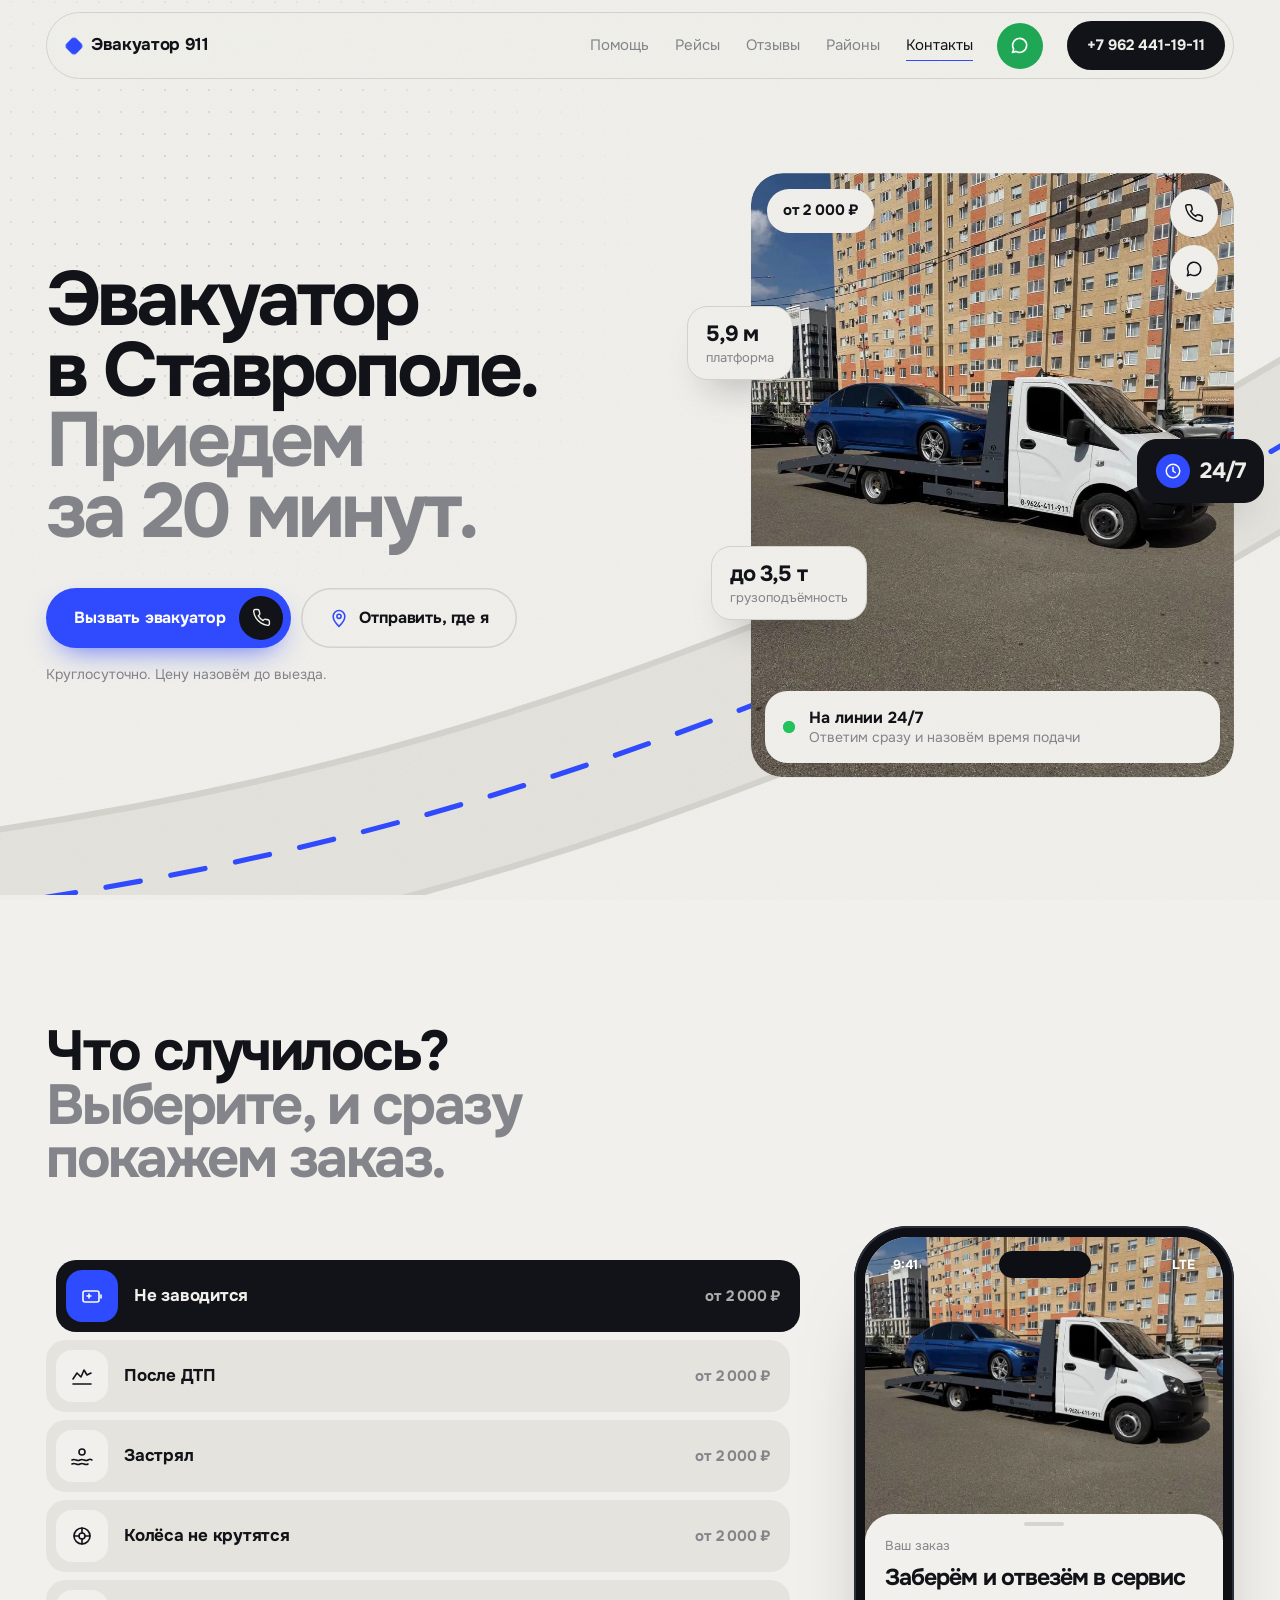
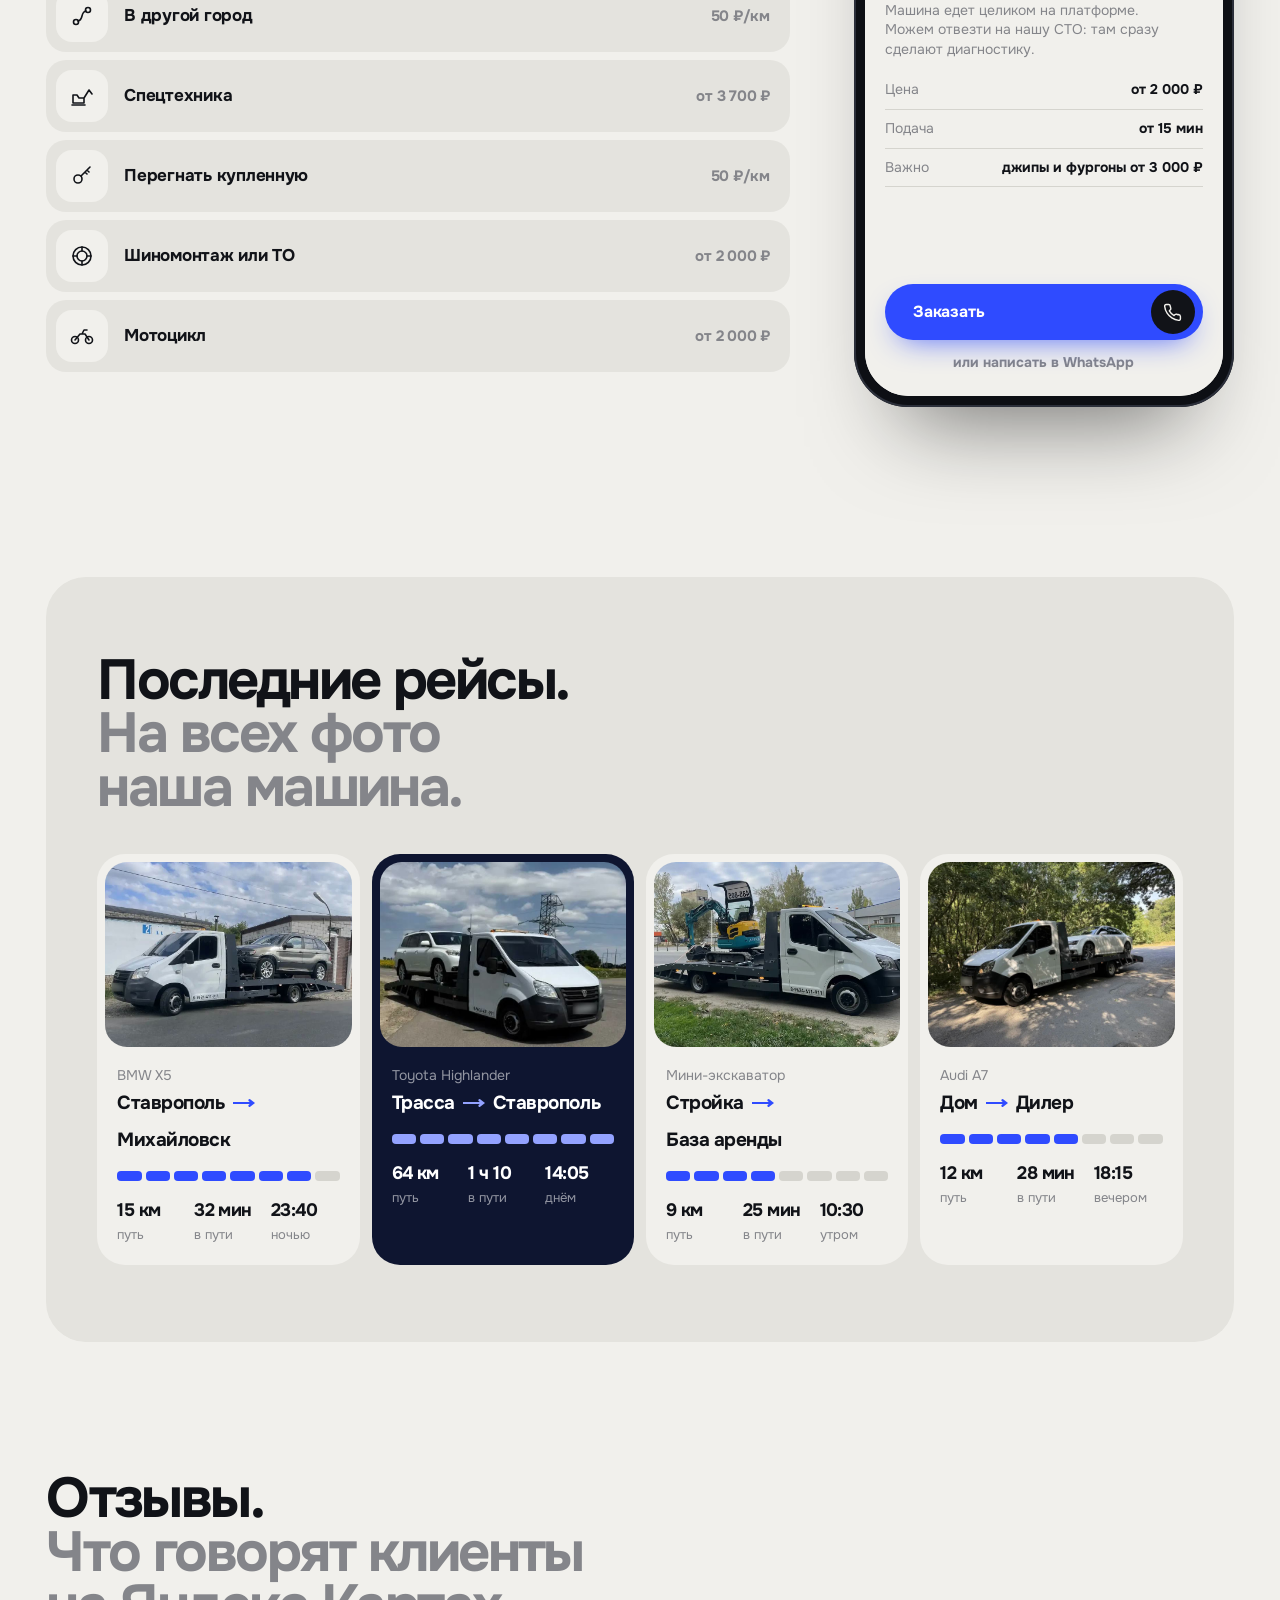
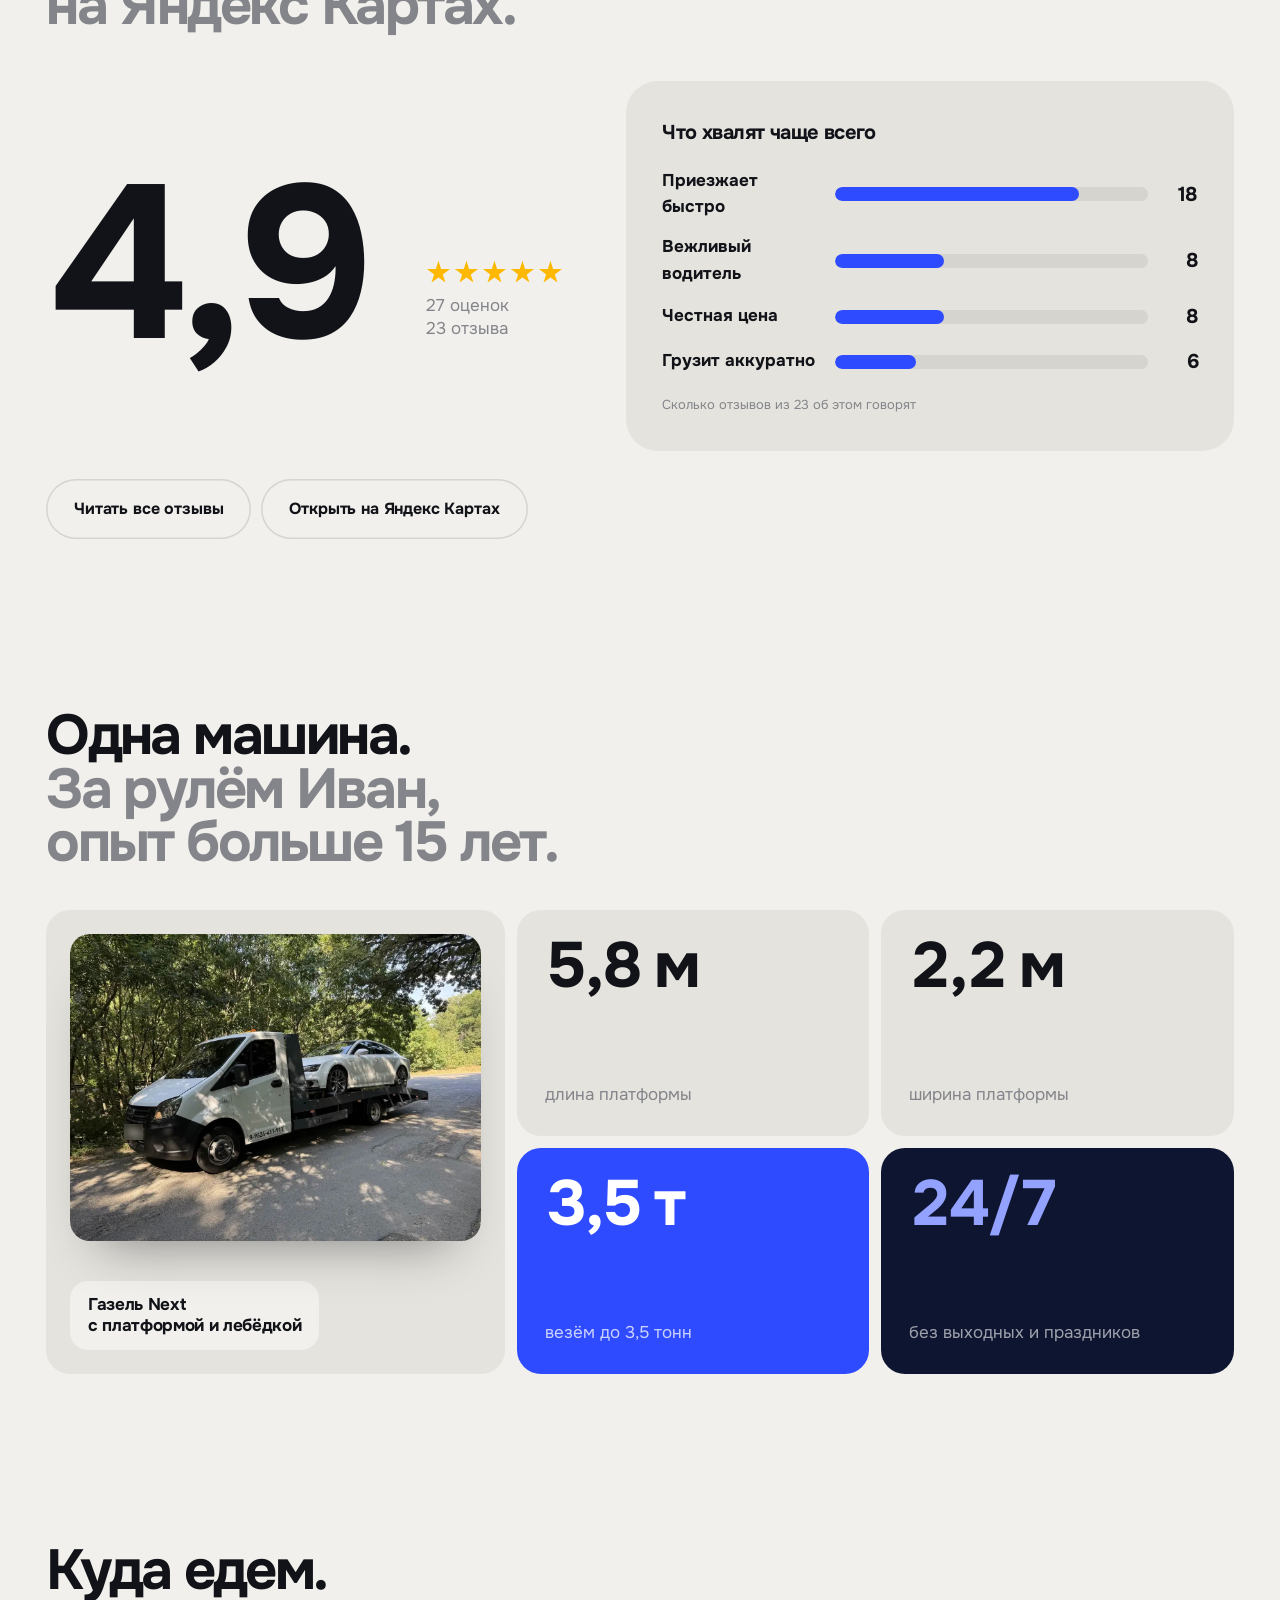
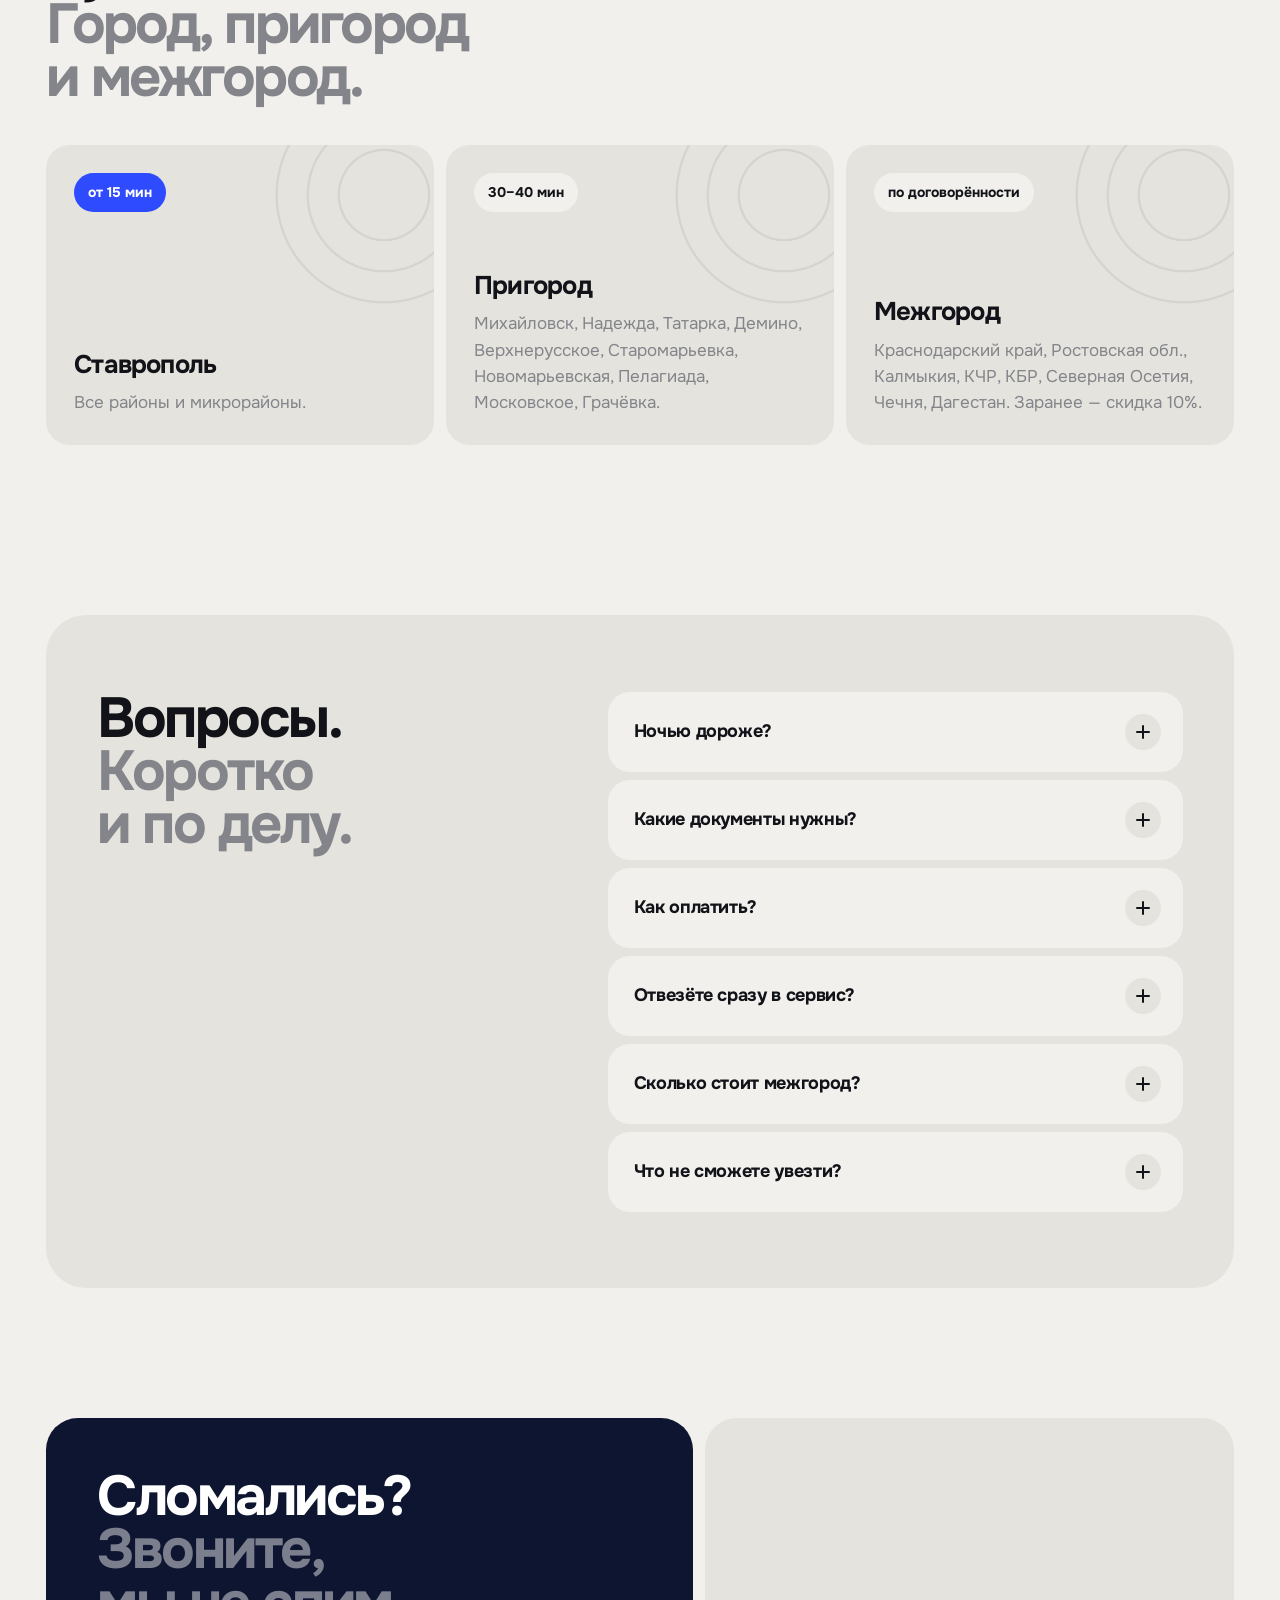
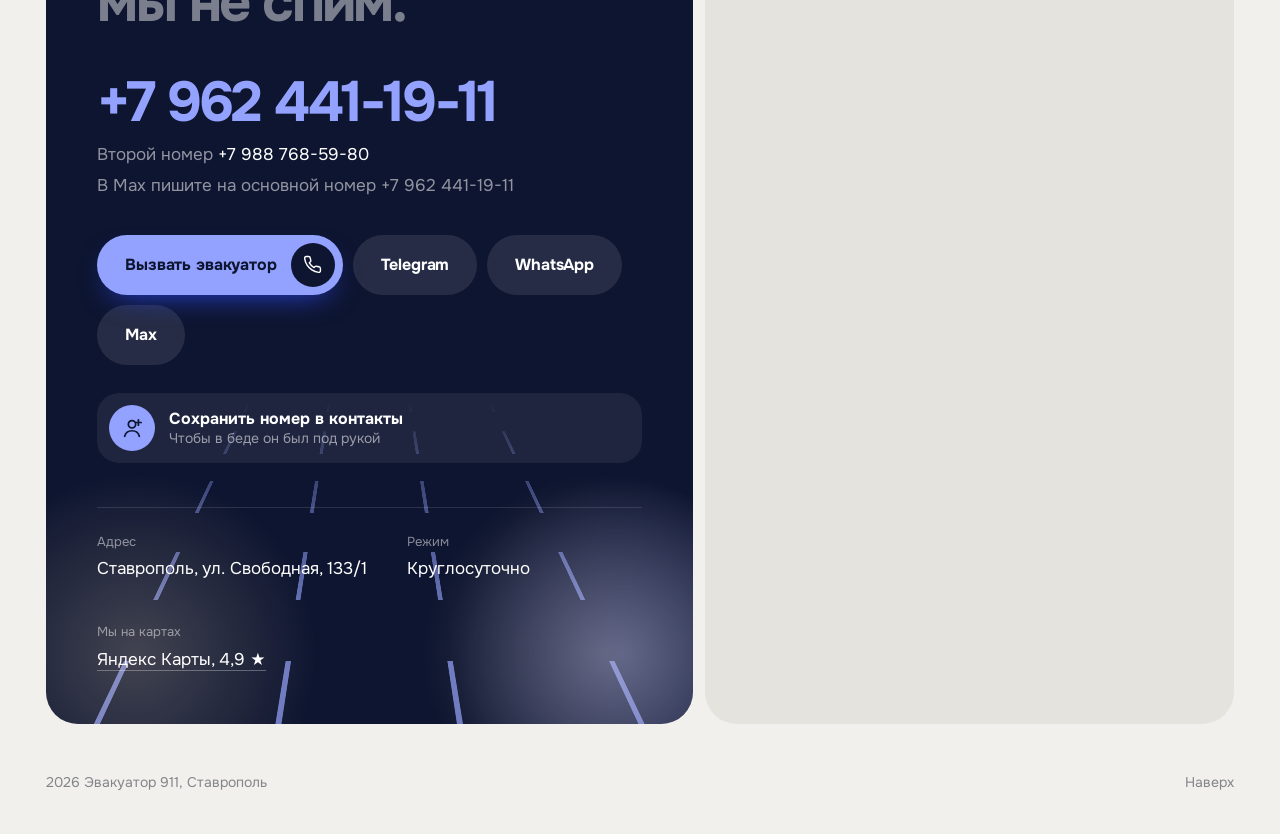
<file: index.html>
<!doctype html>
<html lang="ru">
<head>
<meta charset="utf-8">
<meta name="viewport" content="width=device-width, initial-scale=1, viewport-fit=cover">
<title>Эвакуатор в Ставрополе 24/7, от 2 000 ₽</title>
<meta name="description" content="Эвакуатор в Ставрополе круглосуточно. Подача от 15 минут, платформа 5,9 м, до 3,5 т, лебёдка. Легковые от 2 000 ₽. Рейтинг 4,9 на Яндекс Картах. +7 962 441-19-11">
<meta name="theme-color" content="#f1f0ec">
<link rel="preload" href="fonts/onest-cyrillic.woff2" as="font" type="font/woff2" crossorigin>
<link rel="stylesheet" href="styles.css">
</head>
<body>

<!-- ============ ШАПКА-КАПСУЛА ============ -->
<header class="nav rise d-1">
  <a class="nav__logo" href="#top"><span class="nav__mark"></span>Эвакуатор&nbsp;911</a>
  <nav class="nav__links" aria-label="Разделы">
    <a href="#help">Помощь</a>
    <a href="#trips">Рейсы</a>
    <a href="#reviews">Отзывы</a>
    <a href="#area">Районы</a>
    <a href="#contacts">Контакты</a>
  </nav>
  <a class="nav__wa" href="https://wa.me/79624411911?text=%D0%97%D0%B4%D1%80%D0%B0%D0%B2%D1%81%D1%82%D0%B2%D1%83%D0%B9%D1%82%D0%B5%2C%20%D0%BD%D1%83%D0%B6%D0%B5%D0%BD%20%D1%8D%D0%B2%D0%B0%D0%BA%D1%83%D0%B0%D1%82%D0%BE%D1%80" target="_blank" rel="noopener" aria-label="Написать в WhatsApp"><svg viewBox="0 0 24 24" aria-hidden="true"><path d="M4 20l1.3-4A8 8 0 1 1 8 18.7z"/></svg></a>
  <a class="nav__phone" href="tel:+79624411911">+7&nbsp;962&nbsp;441-19-11</a>
</header>

<main id="top">

<!-- ============ ПЕРВЫЙ ЭКРАН ============ -->
<section class="hero">
  <!-- фон первого экрана: дорога с разметкой и сетка точек -->
  <div class="hero__bg" aria-hidden="true">
    <svg class="road" viewBox="0 0 1600 900" preserveAspectRatio="xMidYMid slice">
      <path class="road__base" d="M-100 940 C 400 900, 700 800, 1000 680 S 1450 430, 1720 300"/>
      <path class="road__edge" d="M-100 940 C 400 900, 700 800, 1000 680 S 1450 430, 1720 300"/>
      <path class="road__dash" d="M-100 940 C 400 900, 700 800, 1000 680 S 1450 430, 1720 300"/>
    </svg>
    <div class="dots"></div>
  </div>

  <div class="hero__text">
    <h1 class="lines">
      <span class="ln"><span>Эвакуатор</span></span>
      <span class="ln"><span>в&nbsp;Ставрополе.</span></span>
      <span class="ln ln--grey"><span>Приедем</span></span>
      <span class="ln ln--grey"><span>за&nbsp;20&nbsp;минут.</span></span>
    </h1>
    <div class="cta rise d-3">
      <a class="btn btn--main" href="tel:+79624411911">
        <span class="btn__label">Вызвать эвакуатор</span>
        <span class="btn__dot"><svg viewBox="0 0 24 24" aria-hidden="true"><path d="M22 16.9v3a2 2 0 0 1-2.2 2 19.8 19.8 0 0 1-8.6-3.1 19.5 19.5 0 0 1-6-6A19.8 19.8 0 0 1 2.1 4.2 2 2 0 0 1 4.1 2h3a2 2 0 0 1 2 1.7c.1 1 .4 1.9.7 2.8a2 2 0 0 1-.5 2.1L8 9.9a16 16 0 0 0 6 6l1.3-1.3a2 2 0 0 1 2.1-.4c.9.3 1.8.6 2.8.7a2 2 0 0 1 1.7 2z"/></svg></span>
      </a>
      <button class="btn btn--line btn--geo" type="button" id="geoBtn">
        <svg class="btn__pin" viewBox="0 0 24 24" aria-hidden="true"><path d="M12 22s7-6.2 7-12a7 7 0 1 0-14 0c0 5.8 7 12 7 12z"/><circle cx="12" cy="10" r="2.5"/></svg>
        <span class="btn__label" id="geoLabel">Отправить, где&nbsp;я</span>
      </button>
    </div>
    <p class="cta__note rise d-4" id="geoNote">Круглосуточно. Цену назовём до&nbsp;выезда.</p>
  </div>

  <!-- живая карточка Газели -->
  <div class="stage">
  <figure class="truck">
    <img src="img/bmw.jpg" alt="Белая Газель-эвакуатор везёт синий BMW" width="959" height="1280" fetchpriority="high">
    <span class="truck__price">от&nbsp;2&nbsp;000&nbsp;₽</span>
    <div class="truck__icons">
      <a href="tel:+79624411911" aria-label="Позвонить"><svg viewBox="0 0 24 24"><path d="M22 16.9v3a2 2 0 0 1-2.2 2 19.8 19.8 0 0 1-8.6-3.1 19.5 19.5 0 0 1-6-6A19.8 19.8 0 0 1 2.1 4.2 2 2 0 0 1 4.1 2h3a2 2 0 0 1 2 1.7c.1 1 .4 1.9.7 2.8a2 2 0 0 1-.5 2.1L8 9.9a16 16 0 0 0 6 6l1.3-1.3a2 2 0 0 1 2.1-.4c.9.3 1.8.6 2.8.7a2 2 0 0 1 1.7 2z"/></svg></a>
      <a href="https://wa.me/79624411911" target="_blank" rel="noopener" aria-label="WhatsApp"><svg viewBox="0 0 24 24"><path d="M4 20l1.3-4A8 8 0 1 1 8 18.7z"/></svg></a>
    </div>
    <figcaption class="truck__status">
      <span class="live"></span>
      <span><b>На&nbsp;линии 24/7</b>Ответим сразу и&nbsp;назовём время подачи</span>
    </figcaption>
  </figure>
  <span class="float float--1" data-depth="18"><b>5,9&nbsp;м</b>платформа</span>
  <span class="float float--2" data-depth="-14"><b>до&nbsp;3,5&nbsp;т</b>грузоподъёмность</span>
  <span class="float float--3" data-depth="10"><i class="float__ico"><svg viewBox="0 0 24 24"><circle cx="12" cy="12" r="9"/><path d="M12 7v5l3 2"/></svg></i><b>24/7</b></span>
  </div>
</section>

<!-- ============ СИТУАЦИИ ============ -->
<section class="help" id="help">
  <h2 class="rise">Что случилось?<span>Выберите, и&nbsp;сразу покажем заказ.</span></h2>

  <div class="order">
    <ul class="order__list rise" role="tablist" aria-label="Ситуации">
      <li><button role="tab" aria-selected="true" data-s="0"><i><svg viewBox="0 0 24 24"><rect x="3" y="7" width="16" height="11" rx="2"/><path d="M21 11v3M7 12h4M9 10v4"/></svg></i><span>Не заводится</span><em>от&nbsp;2&nbsp;000&nbsp;₽</em></button></li>
      <li><button role="tab" aria-selected="false" data-s="1"><i><svg viewBox="0 0 24 24"><path d="M3 15l4-6 4 4 3-7 3 5 4-2"/><path d="M3 20h18"/></svg></i><span>После ДТП</span><em>от&nbsp;2&nbsp;000&nbsp;₽</em></button></li>
      <li><button role="tab" aria-selected="false" data-s="2"><i><svg viewBox="0 0 24 24"><path d="M2 16c3-2 5 2 8 0s5 2 8 0 3 0 4 0M2 20c3-2 5 2 8 0s5 2 8 0"/><circle cx="12" cy="8" r="3"/></svg></i><span>Застрял</span><em>от&nbsp;2&nbsp;000&nbsp;₽</em></button></li>
      <li><button role="tab" aria-selected="false" data-s="3"><i><svg viewBox="0 0 24 24"><circle cx="12" cy="12" r="8"/><circle cx="12" cy="12" r="3"/><path d="M12 4v5M12 15v5M4 12h5M15 12h5"/></svg></i><span>Колёса не&nbsp;крутятся</span><em>от&nbsp;2&nbsp;000&nbsp;₽</em></button></li>
      <li><button role="tab" aria-selected="false" data-s="4"><i><svg viewBox="0 0 24 24"><circle cx="6" cy="18" r="2.5"/><circle cx="18" cy="6" r="2.5"/><path d="M8 17c6-1 2-9 8-10"/></svg></i><span>В&nbsp;другой город</span><em>50&nbsp;₽/км</em></button></li>
      <li><button role="tab" aria-selected="false" data-s="5"><i><svg viewBox="0 0 24 24"><path d="M3 19h11v-5H9l-2-3H3zM14 14l5-8 3 4"/><path d="M2 21h13"/></svg></i><span>Спецтехника</span><em>от&nbsp;3&nbsp;700&nbsp;₽</em></button></li>
      <li><button role="tab" aria-selected="false" data-s="6"><i><svg viewBox="0 0 24 24"><circle cx="8" cy="15" r="4"/><path d="M11 12l9-9M17 6l2 2M15 8l2 2"/></svg></i><span>Перегнать купленную</span><em>50&nbsp;₽/км</em></button></li>
      <li><button role="tab" aria-selected="false" data-s="7"><i><svg viewBox="0 0 24 24"><circle cx="12" cy="12" r="9"/><circle cx="12" cy="12" r="5"/><path d="M12 3v4M12 17v4M3 12h4M17 12h4"/></svg></i><span>Шиномонтаж или ТО</span><em>от&nbsp;2&nbsp;000&nbsp;₽</em></button></li>
      <li><button role="tab" aria-selected="false" data-s="8"><i><svg viewBox="0 0 24 24"><circle cx="5" cy="16" r="3.5"/><circle cx="19" cy="16" r="3.5"/><path d="M5 16l5-6h5l4 6M12 10l2-4h3"/></svg></i><span>Мотоцикл</span><em>от&nbsp;2&nbsp;000&nbsp;₽</em></button></li>
    </ul>

    <!-- «экран заказа» в телефоне -->
    <div class="order__phone rise d-1" role="tabpanel">
      <div class="phone">
        <div class="phone__screen">
          <div class="phone__bar"><span>9:41</span><span class="phone__notch"></span><span>LTE</span></div>
          <div class="phone__photo"><img id="casePhoto" src="img/bmw.jpg" alt="" loading="lazy"></div>
          <div class="phone__sheet">
            <p class="phone__label">Ваш заказ</p>
            <h3 id="caseTitle">Заберём и&nbsp;отвезём в&nbsp;сервис</h3>
            <p id="caseText">Машина едет целиком на&nbsp;платформе. Можем отвезти на&nbsp;нашу СТО: там сразу сделают диагностику.</p>
            <dl class="phone__rows">
              <div><dt>Цена</dt><dd id="casePrice">от&nbsp;2&nbsp;000&nbsp;₽</dd></div>
              <div><dt>Подача</dt><dd id="caseTime">от&nbsp;15&nbsp;мин</dd></div>
              <div><dt>Важно</dt><dd id="caseNote">джипы и&nbsp;фургоны от&nbsp;3&nbsp;000&nbsp;₽</dd></div>
            </dl>
            <a class="btn btn--main" href="tel:+79624411911">
              <span class="btn__label">Заказать</span>
              <span class="btn__dot"><svg viewBox="0 0 24 24" aria-hidden="true"><path d="M22 16.9v3a2 2 0 0 1-2.2 2 19.8 19.8 0 0 1-8.6-3.1 19.5 19.5 0 0 1-6-6A19.8 19.8 0 0 1 2.1 4.2 2 2 0 0 1 4.1 2h3a2 2 0 0 1 2 1.7c.1 1 .4 1.9.7 2.8a2 2 0 0 1-.5 2.1L8 9.9a16 16 0 0 0 6 6l1.3-1.3a2 2 0 0 1 2.1-.4c.9.3 1.8.6 2.8.7a2 2 0 0 1 1.7 2z"/></svg></span>
            </a>
            <a class="phone__wa" id="caseWa" href="https://wa.me/79624411911" target="_blank" rel="noopener">или написать в&nbsp;WhatsApp</a>
          </div>
        </div>
      </div>
    </div>
  </div>
</section>

<!-- ============ РЕЙСЫ ============ -->
<!-- ВНИМАНИЕ: маршруты и время ниже — заглушки. Заменить на реальные рейсы от заказчика. -->
<section class="trips" id="trips">
  <h2 class="rise">Последние рейсы.<span>На&nbsp;всех фото наша машина.</span></h2>

  <div class="trips__grid">
    <article class="trip rise">
      <div class="trip__photo"><img src="img/x5.jpg" alt="BMW X5 на эвакуаторе" loading="lazy"></div>
      <div class="trip__body">
        <p class="trip__car">BMW X5</p>
        <p class="trip__route">Ставрополь<svg viewBox="0 0 24 8" aria-hidden="true"><path d="M0 4h22M18 1l4 3-4 3"/></svg>Михайловск</p>
        <div class="trip__bars"><i class="on"></i><i class="on"></i><i class="on"></i><i class="on"></i><i class="on"></i><i class="on"></i><i class="on"></i><i></i></div>
        <dl class="trip__stats"><div><dt>15 км</dt><dd>путь</dd></div><div><dt>32 мин</dt><dd>в пути</dd></div><div><dt>23:40</dt><dd>ночью</dd></div></dl>
      </div>
    </article>

    <article class="trip trip--dark rise d-1">
      <div class="trip__photo"><img src="img/highlander.jpg" alt="Toyota Highlander на эвакуаторе" loading="lazy"></div>
      <div class="trip__body">
        <p class="trip__car">Toyota Highlander</p>
        <p class="trip__route">Трасса<svg viewBox="0 0 24 8" aria-hidden="true"><path d="M0 4h22M18 1l4 3-4 3"/></svg>Ставрополь</p>
        <div class="trip__bars"><i class="on"></i><i class="on"></i><i class="on"></i><i class="on"></i><i class="on"></i><i class="on"></i><i class="on"></i><i class="on"></i></div>
        <dl class="trip__stats"><div><dt>64 км</dt><dd>путь</dd></div><div><dt>1 ч 10</dt><dd>в пути</dd></div><div><dt>14:05</dt><dd>днём</dd></div></dl>
      </div>
    </article>

    <article class="trip rise d-2">
      <div class="trip__photo"><img src="img/excavator.jpg" alt="Мини-экскаватор на эвакуаторе" loading="lazy"></div>
      <div class="trip__body">
        <p class="trip__car">Мини-экскаватор</p>
        <p class="trip__route">Стройка<svg viewBox="0 0 24 8" aria-hidden="true"><path d="M0 4h22M18 1l4 3-4 3"/></svg>База аренды</p>
        <div class="trip__bars"><i class="on"></i><i class="on"></i><i class="on"></i><i class="on"></i><i></i><i></i><i></i><i></i></div>
        <dl class="trip__stats"><div><dt>9 км</dt><dd>путь</dd></div><div><dt>25 мин</dt><dd>в пути</dd></div><div><dt>10:30</dt><dd>утром</dd></div></dl>
      </div>
    </article>

    <article class="trip rise d-3">
      <div class="trip__photo"><img src="img/audi.jpg" alt="Audi A7 на эвакуаторе" loading="lazy"></div>
      <div class="trip__body">
        <p class="trip__car">Audi A7</p>
        <p class="trip__route">Дом<svg viewBox="0 0 24 8" aria-hidden="true"><path d="M0 4h22M18 1l4 3-4 3"/></svg>Дилер</p>
        <div class="trip__bars"><i class="on"></i><i class="on"></i><i class="on"></i><i class="on"></i><i class="on"></i><i></i><i></i><i></i></div>
        <dl class="trip__stats"><div><dt>12 км</dt><dd>путь</dd></div><div><dt>28 мин</dt><dd>в пути</dd></div><div><dt>18:15</dt><dd>вечером</dd></div></dl>
      </div>
    </article>
  </div>
</section>

<!-- ============ ОТЗЫВЫ (живой виджет Яндекс Карт) ============ -->
<section class="reviews" id="reviews">
  <h2 class="rise">Отзывы.<span>Что говорят клиенты на&nbsp;Яндекс Картах.</span></h2>

  <div class="score">
    <div class="score__big rise">
      <b class="score__num" data-to="4.9" data-unit="">4,9</b>
      <div class="score__meta">
        <span class="rating__stars" aria-label="5 звёзд"><i></i><i></i><i></i><i></i><i></i></span>
        <p>27 оценок<br>23 отзыва</p>
      </div>
    </div>

    <!-- посчитано вручную по текстам 23 отзывов на Яндекс Картах (ноябрь 2026) -->
    <div class="praise rise d-1">
      <p class="praise__h">Что хвалят чаще всего</p>
      <div class="praise__row" data-n="18"><span>Приезжает быстро</span><i></i><b>18</b></div>
      <div class="praise__row" data-n="8"><span>Вежливый водитель</span><i></i><b>8</b></div>
      <div class="praise__row" data-n="8"><span>Честная цена</span><i></i><b>8</b></div>
      <div class="praise__row" data-n="6"><span>Грузит аккуратно</span><i></i><b>6</b></div>
      <p class="praise__note">Сколько отзывов из&nbsp;23 об&nbsp;этом говорят</p>
    </div>
  </div>

  <div class="reviews__more rise">
    <button class="btn btn--line" type="button" id="revBtn" aria-expanded="false" aria-controls="revWidget"><span class="btn__label" id="revLabel">Читать все отзывы</span></button>
    <a class="btn btn--line" href="https://yandex.ru/maps/org/uslugi_evakuatora/60921164724/reviews/" target="_blank" rel="noopener"><span class="btn__label">Открыть на&nbsp;Яндекс Картах</span></a>
  </div>
  <div class="reviews__widget" id="revWidget" hidden>
    <iframe title="Отзывы об «Услуги эвакуатора» на Яндекс Картах" data-src="https://yandex.ru/maps-reviews-widget/60921164724?comments"></iframe>
  </div>
</section>

<!-- ============ МАШИНА ============ -->
<section class="spec">
  <h2 class="rise">Одна машина.<span>За&nbsp;рулём Иван, опыт больше 15&nbsp;лет.</span></h2>
  <div class="spec__grid">
    <div class="tile tile--photo rise" id="tiltZone">
      <div class="tilt" id="tilt">
        <img src="img/audi.jpg" alt="Газель Next с платформой везёт белую Audi" loading="lazy" width="1280" height="960">
      </div>
      <p>Газель Next<br>с&nbsp;платформой и&nbsp;лебёдкой</p>
    </div>
    <div class="tile rise d-1"><b data-to="5.9" data-unit="м">5,9&nbsp;м</b><span>длина платформы</span></div>
    <div class="tile rise d-2"><b data-to="2.2" data-unit="м">2,2&nbsp;м</b><span>ширина платформы</span></div>
    <div class="tile tile--accent rise d-3"><b data-to="3.5" data-unit="т">3,5&nbsp;т</b><span>везём до&nbsp;3,5&nbsp;тонн</span></div>
    <div class="tile tile--dark rise d-4"><b>24/7</b><span>без выходных и&nbsp;праздников</span></div>
  </div>
</section>

<!-- ============ РАЙОНЫ ============ -->
<section class="area" id="area">
  <h2 class="rise">Куда едем.<span>Город, пригород и&nbsp;межгород.</span></h2>
  <div class="area__grid">
    <div class="zone rise"><span class="zone__time">от&nbsp;15 мин</span><h3>Ставрополь</h3><p>Все районы и&nbsp;микрорайоны.</p></div>
    <div class="zone rise d-1"><span class="zone__time">30–40 мин</span><h3>Пригород</h3><p>Михайловск, Надежда, Татарка, Демино, Верхнерусское, Старомарьевка, Новомарьевская, Пелагиада, Московское, Грачёвка.</p></div>
    <div class="zone rise d-2"><span class="zone__time">по&nbsp;договорённости</span><h3>Межгород</h3><p>Краснодарский край, Ростовская обл., Калмыкия, КЧР, КБР, Северная Осетия, Чечня, Дагестан. Заранее&nbsp;— скидка 10%.</p></div>
  </div>
</section>

<!-- ============ ВОПРОСЫ ============ -->
<section class="faq">
  <h2 class="rise">Вопросы.<span>Коротко и&nbsp;по&nbsp;делу.</span></h2>
  <div class="faq__list">
    <details class="rise"><summary>Ночью дороже?<i></i></summary><p>Мы работаем круглосуточно. Цену диспетчер называет сразу при&nbsp;звонке, без сюрпризов на&nbsp;месте.</p></details>
    <details class="rise"><summary>Какие документы нужны?<i></i></summary><p>СТС или ПТС и&nbsp;паспорт. Если машина не&nbsp;ваша, нужна доверенность или полис ОСАГО, где вы вписаны.</p></details>
    <details class="rise"><summary>Как оплатить?<i></i></summary><p>Наличными, картой или переводом.</p></details>
    <details class="rise"><summary>Отвезёте сразу в&nbsp;сервис?<i></i></summary><p>Да, в&nbsp;любой сервис по&nbsp;вашему выбору. Или на&nbsp;нашу СТО: там сделают диагностику и&nbsp;расскажут, что сломалось.</p></details>
    <details class="rise"><summary>Сколько стоит межгород?<i></i></summary><p>50&nbsp;₽ за&nbsp;километр. Точную сумму назовём по&nbsp;телефону, до&nbsp;выезда.</p></details>
    <details class="rise"><summary>Что не&nbsp;сможете увезти?<i></i></summary><p>Всё, что тяжелее 3,5&nbsp;тонн или длиннее 5,9&nbsp;метра: фуры, большие автобусы, тяжёлую спецтехнику.</p></details>
  </div>
</section>

<!-- ============ КОНТАКТЫ ============ -->
<section class="contacts" id="contacts">
  <div class="contacts__card rise">
    <div class="road-night" aria-hidden="true">
      <div class="road-night__lanes"><i></i><i></i><i></i><i></i></div>
      <span class="headlight headlight--l"></span><span class="headlight headlight--r"></span>
    </div>
    <h2>Сломались?<span>Звоните, мы&nbsp;не&nbsp;спим.</span></h2>
    <a class="contacts__phone" href="tel:+79624411911">+7&nbsp;962&nbsp;441-19-11</a>
    <p class="contacts__alt">Второй номер <a href="tel:+79887685980">+7&nbsp;988&nbsp;768-59-80</a></p>
    <p class="contacts__alt" id="maxNote">В&nbsp;Max пишите на&nbsp;основной номер +7&nbsp;962&nbsp;441-19-11</p>
    <div class="cta">
      <a class="btn btn--main" href="tel:+79624411911">
        <span class="btn__label">Вызвать эвакуатор</span>
        <span class="btn__dot"><svg viewBox="0 0 24 24" aria-hidden="true"><path d="M22 16.9v3a2 2 0 0 1-2.2 2 19.8 19.8 0 0 1-8.6-3.1 19.5 19.5 0 0 1-6-6A19.8 19.8 0 0 1 2.1 4.2 2 2 0 0 1 4.1 2h3a2 2 0 0 1 2 1.7c.1 1 .4 1.9.7 2.8a2 2 0 0 1-.5 2.1L8 9.9a16 16 0 0 0 6 6l1.3-1.3a2 2 0 0 1 2.1-.4c.9.3 1.8.6 2.8.7a2 2 0 0 1 1.7 2z"/></svg></span>
      </a>
      <a class="btn btn--light" href="https://t.me/+79624411911" target="_blank" rel="noopener"><span class="btn__label">Telegram</span></a>
      <a class="btn btn--light" href="https://wa.me/79624411911" target="_blank" rel="noopener"><span class="btn__label">WhatsApp</span></a>
      <!-- MAX_PROFILE: вставьте ссылку на профиль вида https://max.ru/u/... в href, и кнопка сразу откроет чат -->
      <a class="btn btn--light" id="maxBtn" href="" data-num="+79624411911" target="_blank" rel="noopener"><span class="btn__label">Max</span></a>
    </div>
    <a class="save" href="evakuator911.vcf" download="Эвакуатор 911.vcf">
      <span class="save__ico"><svg viewBox="0 0 24 24" aria-hidden="true"><circle cx="12" cy="8" r="4"/><path d="M4 21c1-4 4.5-6 8-6s7 2 8 6M19 3v6M16 6h6"/></svg></span>
      <span><b>Сохранить номер в&nbsp;контакты</b>Чтобы в&nbsp;беде он был под рукой</span>
    </a>
    <dl class="contacts__info">
      <div><dt>Адрес</dt><dd>Ставрополь, ул.&nbsp;Свободная, 133/1</dd></div>
      <div><dt>Режим</dt><dd>Круглосуточно</dd></div>
      <div><dt>Мы на&nbsp;картах</dt><dd><a href="https://yandex.ru/maps/org/uslugi_evakuatora/60921164724/" target="_blank" rel="noopener">Яндекс Карты, 4,9&nbsp;★</a></dd></div>
    </dl>
  </div>
  <div class="contacts__map rise d-1">
    <iframe title="Карта: «Услуги эвакуатора», Ставрополь, Свободная улица, 133/1" src="https://yandex.ru/map-widget/v1/org/uslugi_evakuatora/60921164724/?z=15" loading="lazy"></iframe>
  </div>
</section>

</main>

<footer class="foot">
  <span>2026 Эвакуатор&nbsp;911, Ставрополь</span>
  <a href="#top">Наверх</a>
</footer>

<div class="callbar">
  <a class="btn btn--main" href="tel:+79624411911"><span class="btn__label">Позвонить</span><span class="btn__dot"><svg viewBox="0 0 24 24" aria-hidden="true"><path d="M22 16.9v3a2 2 0 0 1-2.2 2 19.8 19.8 0 0 1-8.6-3.1 19.5 19.5 0 0 1-6-6A19.8 19.8 0 0 1 2.1 4.2 2 2 0 0 1 4.1 2h3a2 2 0 0 1 2 1.7c.1 1 .4 1.9.7 2.8a2 2 0 0 1-.5 2.1L8 9.9a16 16 0 0 0 6 6l1.3-1.3a2 2 0 0 1 2.1-.4c.9.3 1.8.6 2.8.7a2 2 0 0 1 1.7 2z"/></svg></span></a>
  <a class="btn btn--line" href="https://wa.me/79624411911" target="_blank" rel="noopener"><span class="btn__label">WhatsApp</span></a>
</div>

<script src="script.js"></script>
</body>
</html>
</file>
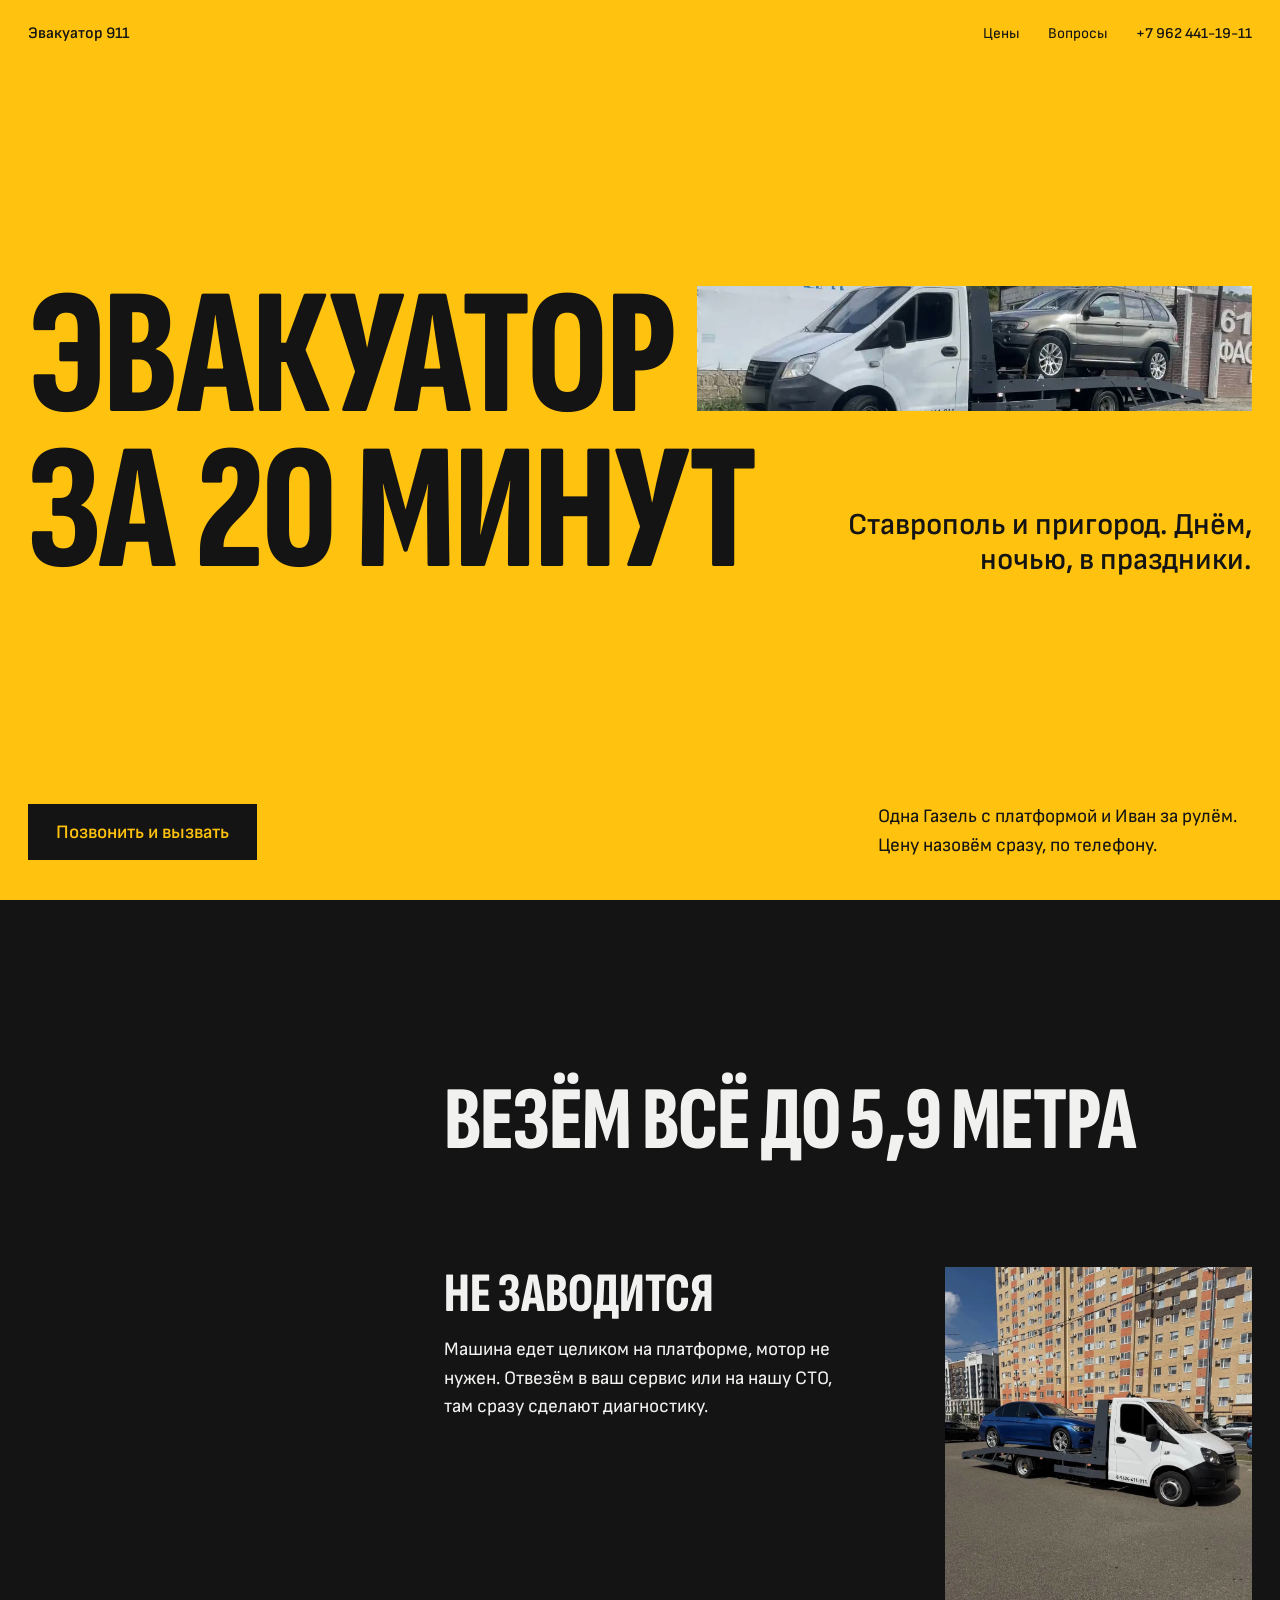
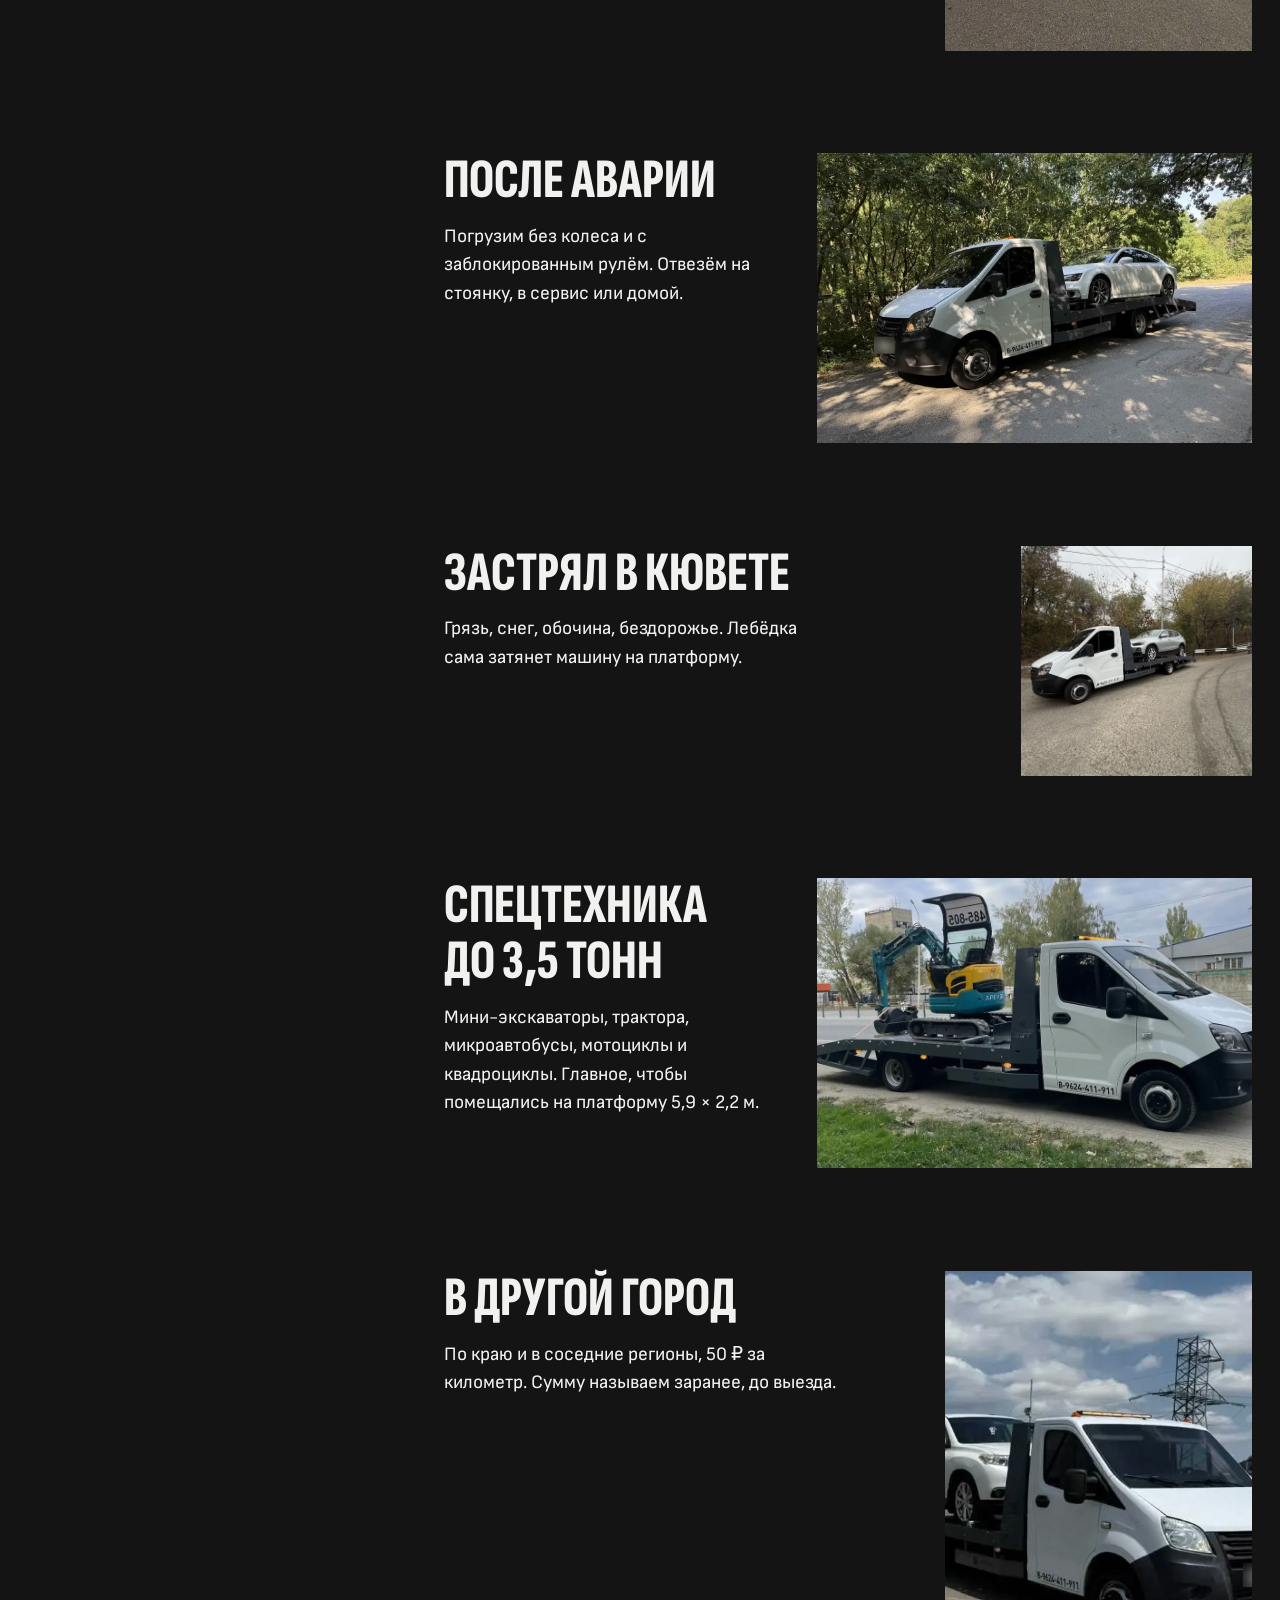
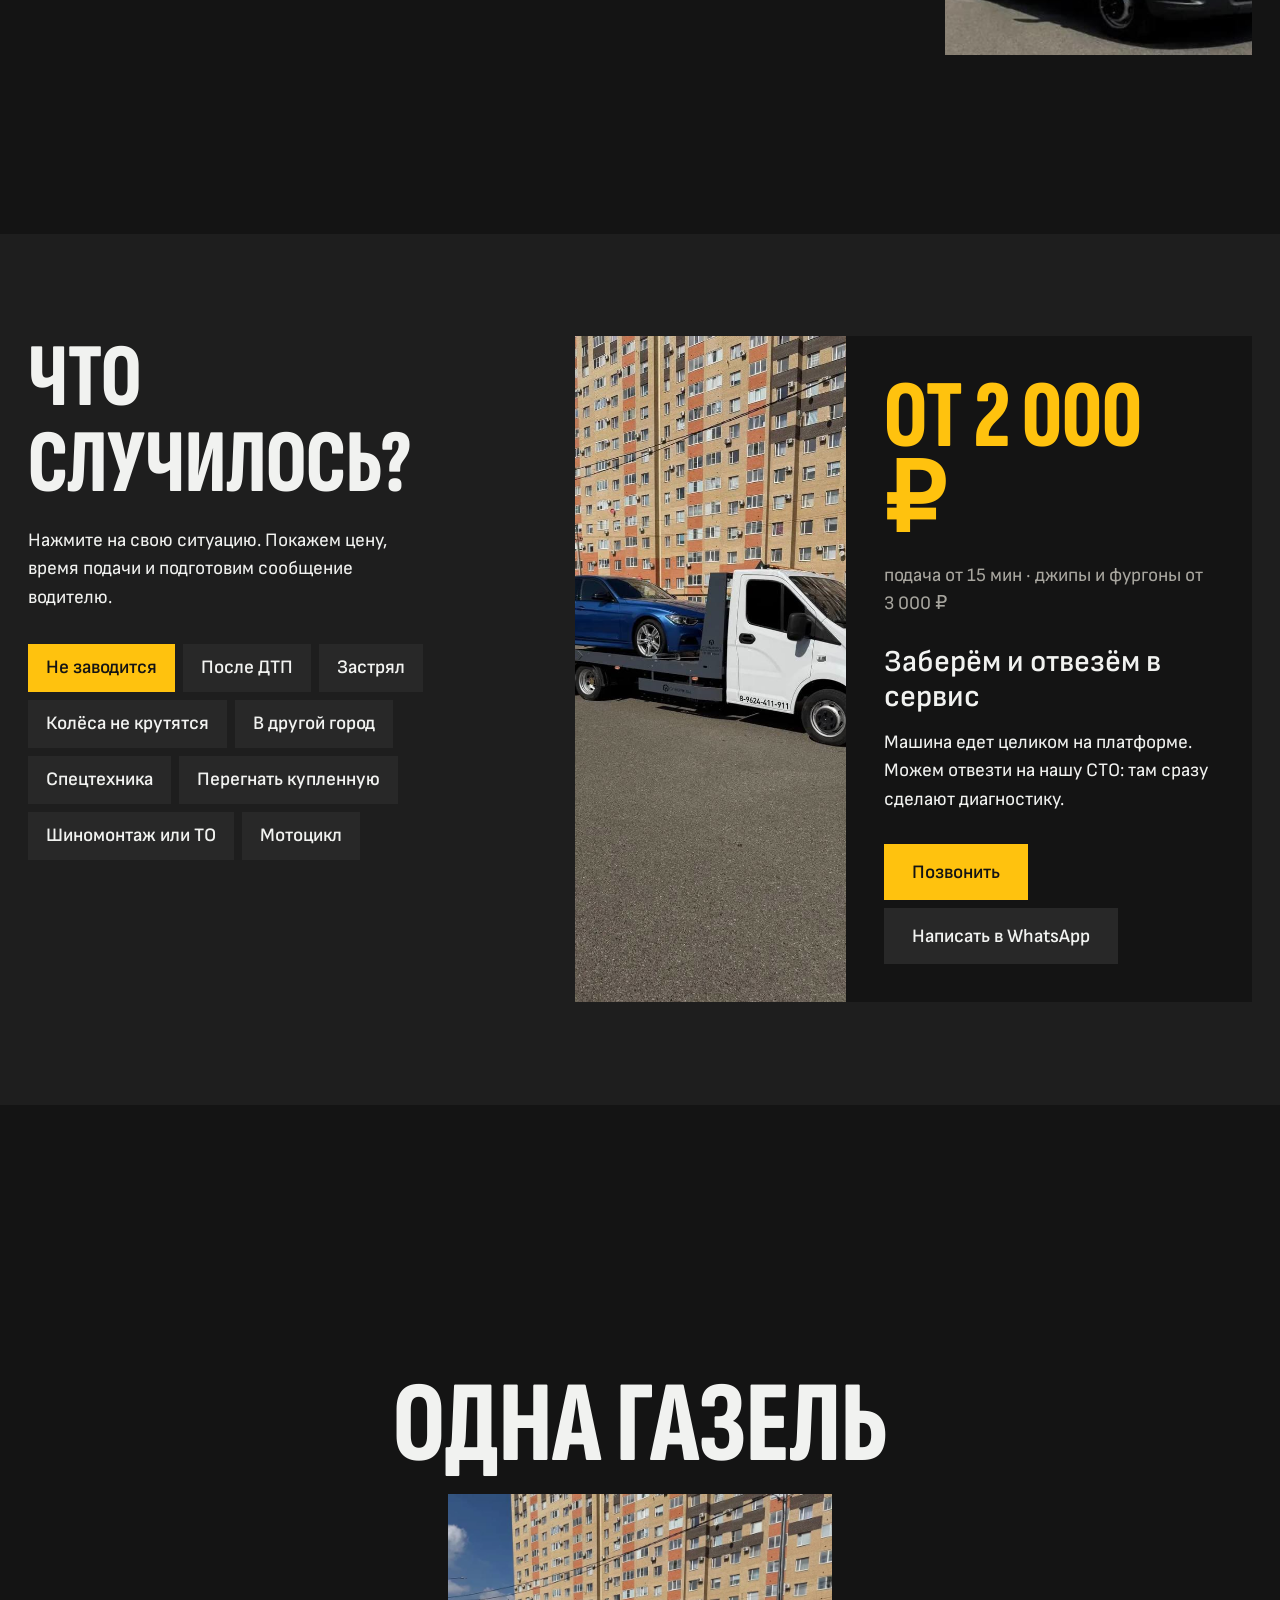
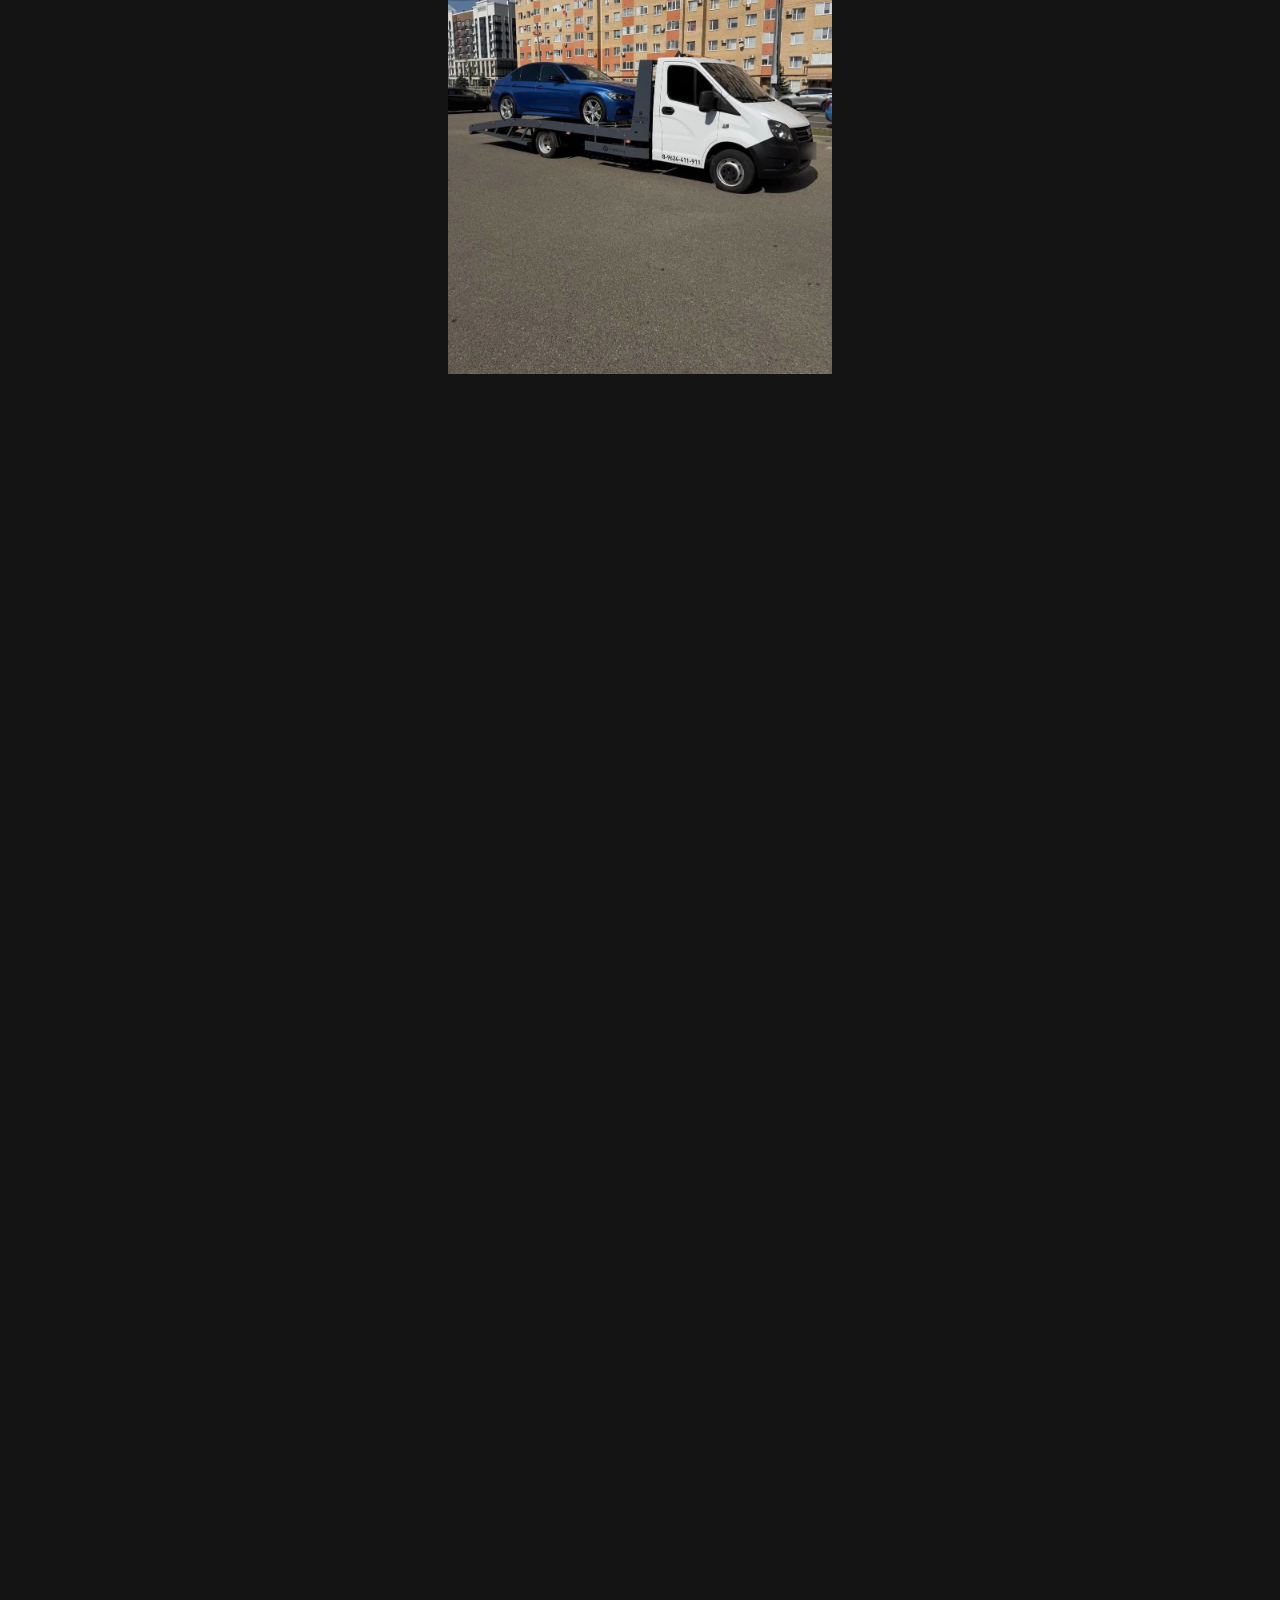
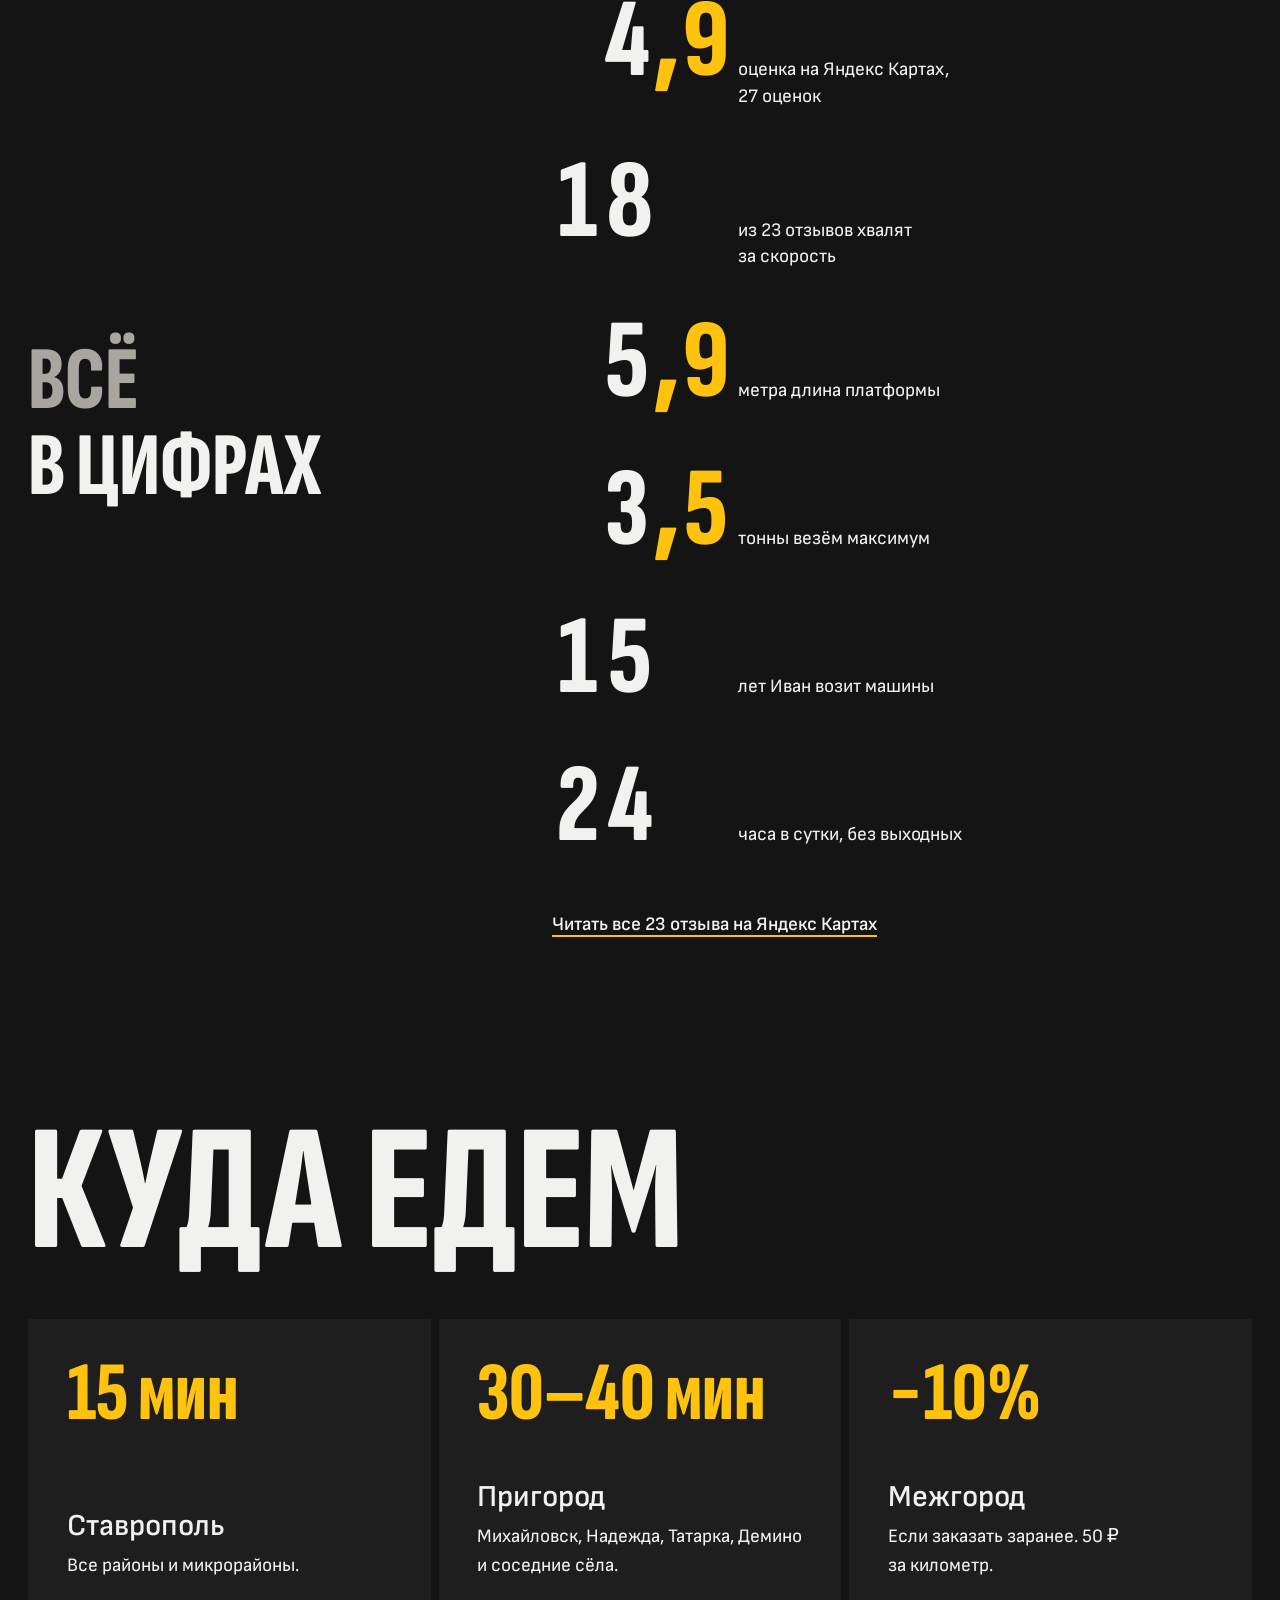
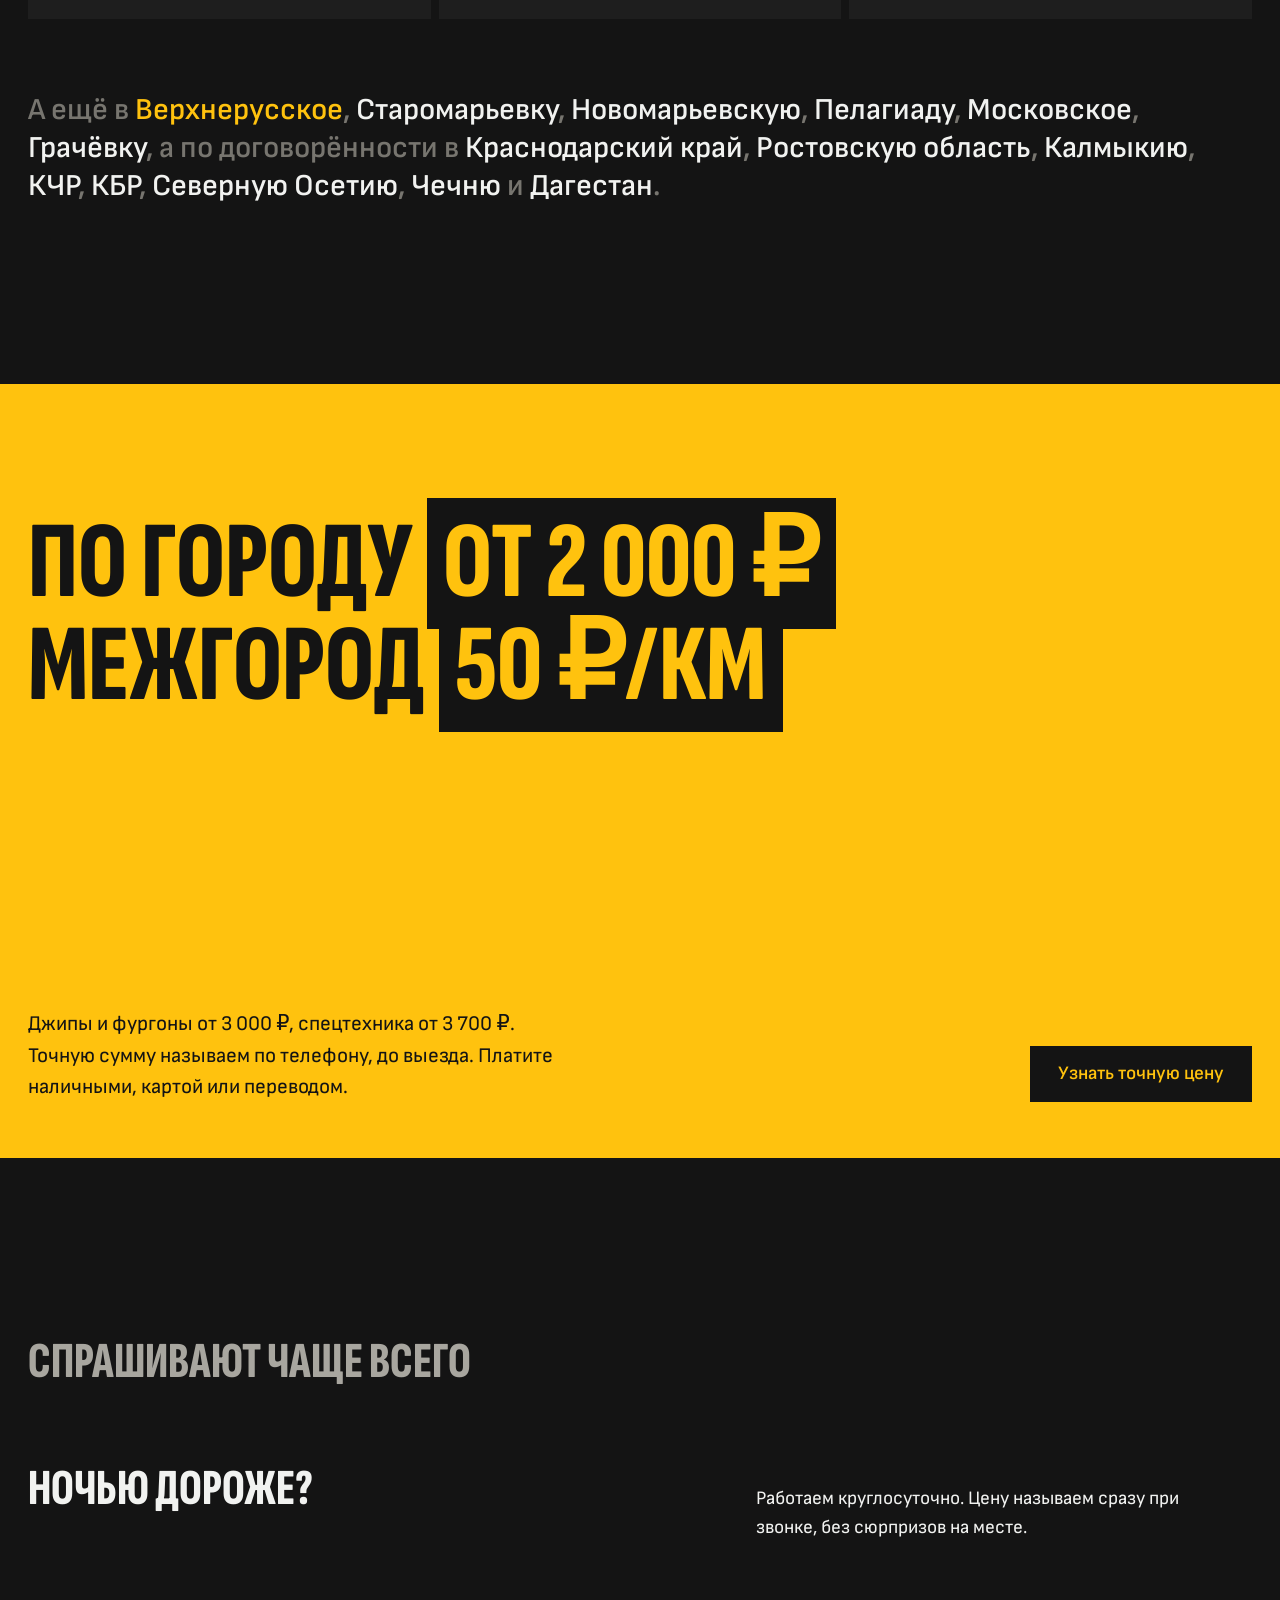
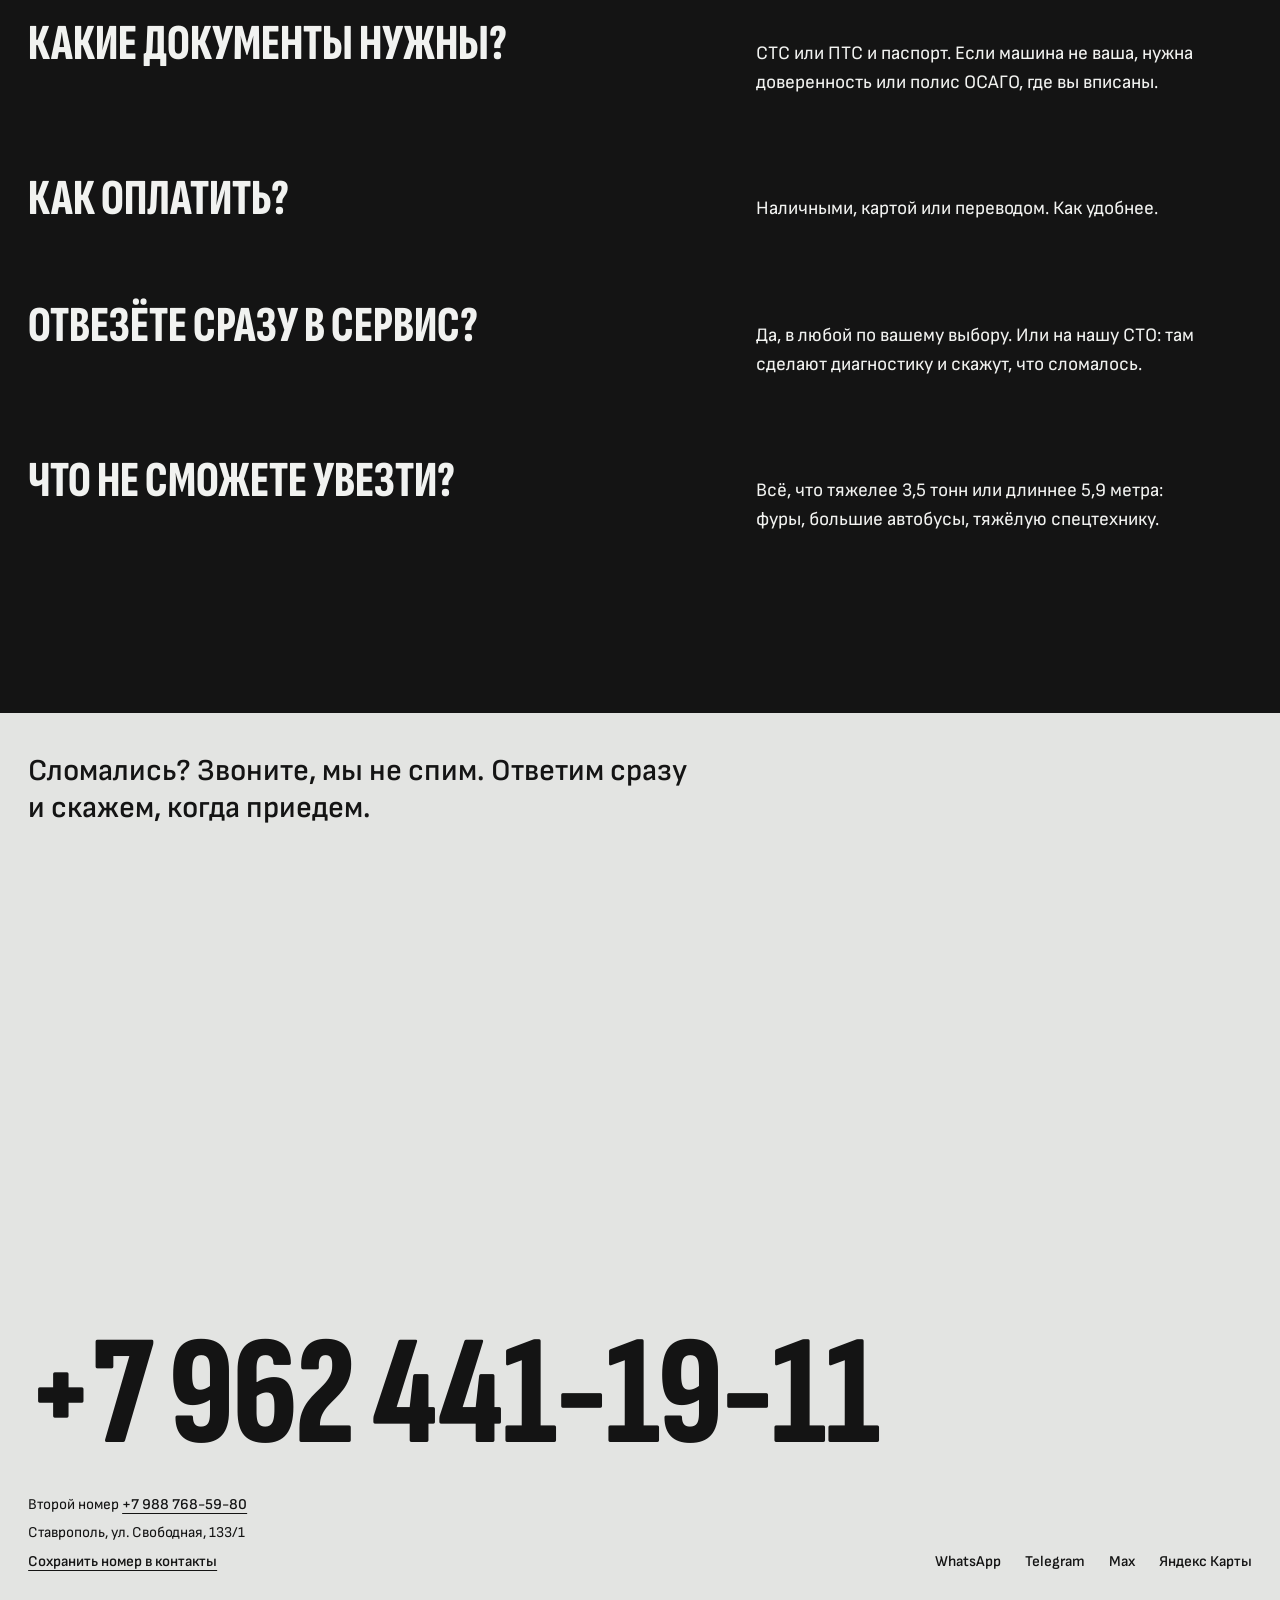
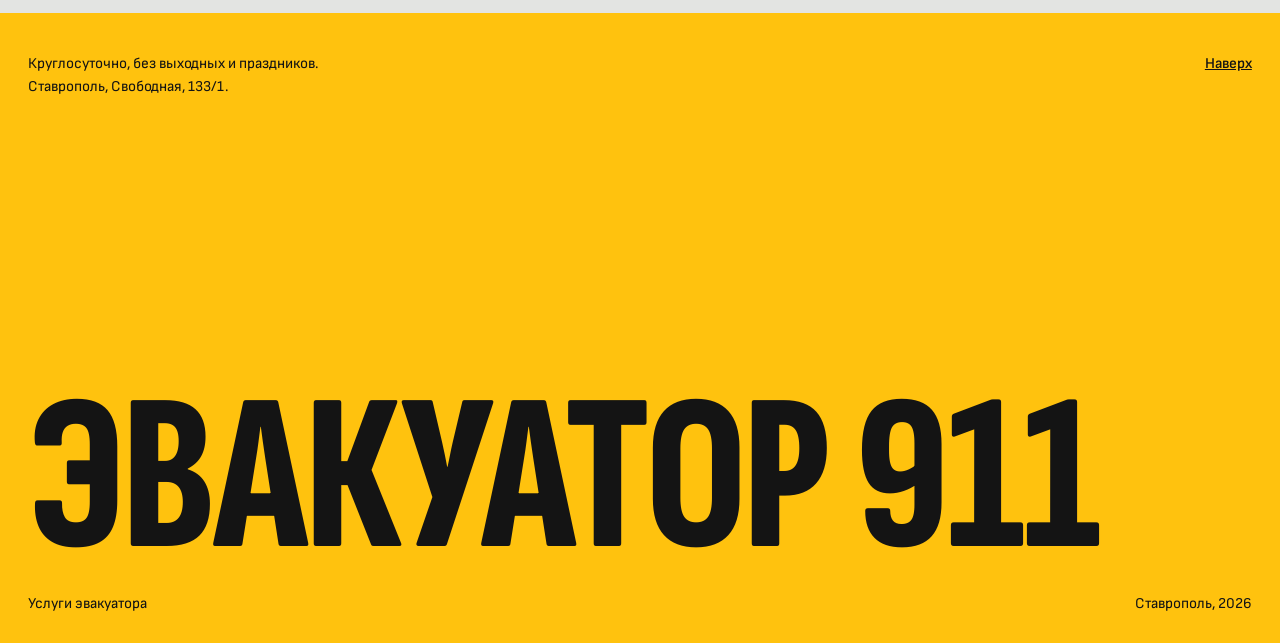
<file: a/index.html>
<!doctype html>
<html lang="ru">
<head>
<meta charset="utf-8">
<meta name="viewport" content="width=device-width, initial-scale=1">
<title>Эвакуатор 911 — Ставрополь, круглосуточно</title>
<meta name="description" content="Эвакуатор в Ставрополе за 20 минут, круглосуточно. Газель Next с платформой 5,9 м и лебёдкой. По городу от 2 000 ₽.">
<meta name="theme-color" content="#FFC20E">
<link rel="preconnect" href="https://fonts.googleapis.com">
<link rel="preconnect" href="https://fonts.gstatic.com" crossorigin>
<link href="https://fonts.googleapis.com/css2?family=Sofia+Sans+Extra+Condensed:wght@800&family=Sofia+Sans:wght@400;600&display=swap" rel="stylesheet">
<link rel="stylesheet" href="a.css">
</head>
<body>

<!-- ========== ПЕРВЫЙ ЭКРАН ========== -->
<header class="hero" id="top">
  <nav class="bar">
    <a class="bar__mark" href="#top">Эвакуатор 911</a>
    <div class="bar__links">
      <a href="#price">Цены</a>
      <a href="#faq">Вопросы</a>
      <a class="bar__tel" href="tel:+79624411911">+7 962 441-19-11</a>
    </div>
  </nav>

  <h1 class="hero__line">
    <span class="hero__row">
      <span class="w">Эвакуатор</span>
      <span class="strip" aria-hidden="true"><img src="../img/x5.jpg" alt="" width="965" height="637"></span>
    </span>
    <span class="hero__row hero__row--2">
      <span class="w">за 20 минут</span>
      <span class="hero__aside">Ставрополь и&nbsp;пригород. Днём, ночью, в&nbsp;праздники.</span>
    </span>
  </h1>

  <div class="hero__foot">
    <a class="btn btn--ink" href="tel:+79624411911">Позвонить и вызвать</a>
    <p>Одна Газель с&nbsp;платформой и&nbsp;Иван за&nbsp;рулём. Цену назовём сразу, по&nbsp;телефону.</p>
  </div>
</header>

<main>

<!-- ========== ЧТО ВОЗИМ: строки с фото на полях ========== -->
<section class="rows" id="what">
  <h2 class="rows__head rise">Везём всё до&nbsp;5,9&nbsp;метра</h2>

  <article class="row rise">
    <div class="row__text">
      <h3>Не заводится</h3>
      <p>Машина едет целиком на платформе, мотор не нужен. Отвезём в ваш сервис или на нашу СТО, там сразу сделают диагностику.</p>
    </div>
    <img class="row__pic row__pic--a" src="../img/bmw.jpg" alt="Эвакуатор везёт синий BMW у многоэтажки" width="959" height="1280" loading="lazy">
  </article>

  <article class="row rise">
    <div class="row__text">
      <h3>После аварии</h3>
      <p>Погрузим без колеса и с заблокированным рулём. Отвезём на стоянку, в сервис или домой.</p>
    </div>
    <img class="row__pic row__pic--b" src="../img/audi.jpg" alt="Белый автомобиль на платформе эвакуатора у обочины в тени деревьев" width="1280" height="960" loading="lazy">
  </article>

  <article class="row rise">
    <div class="row__text">
      <h3>Застрял в&nbsp;кювете</h3>
      <p>Грязь, снег, обочина, бездорожье. Лебёдка сама затянет машину на платформу.</p>
    </div>
    <img class="row__pic row__pic--c" src="../img/bmwx2.jpg" alt="Эвакуатор с кроссовером на платформе на разбитой дороге" width="959" height="1280" loading="lazy">
  </article>

  <article class="row rise">
    <div class="row__text">
      <h3>Спецтехника до&nbsp;3,5&nbsp;тонн</h3>
      <p>Мини-экскаваторы, трактора, микроавтобусы, мотоциклы и квадроциклы. Главное, чтобы помещались на платформу 5,9 × 2,2 м.</p>
    </div>
    <img class="row__pic row__pic--b" src="../img/excavator.jpg" alt="Мини-экскаватор на платформе эвакуатора" width="959" height="1280" loading="lazy">
  </article>

  <article class="row rise">
    <div class="row__text">
      <h3>В&nbsp;другой город</h3>
      <p>По краю и в соседние регионы, 50 ₽ за километр. Сумму называем заранее, до выезда.</p>
    </div>
    <img class="row__pic row__pic--a" src="../img/highlander.jpg" alt="Эвакуатор с внедорожником на трассе за городом" width="999" height="537" loading="lazy">
  </article>
</section>

<!-- ========== ЖИВАЯ ШТУКА: что случилось ========== -->
<section class="pick" id="pick">
  <div class="pick__left rise">
    <h2>Что случилось?</h2>
    <p class="pick__hint">Нажмите на свою ситуацию. Покажем цену, время подачи и&nbsp;подготовим сообщение водителю.</p>
    <div class="chips" role="radiogroup" aria-label="Ситуация">
      <button class="chip is-on" role="radio" aria-checked="true" data-s="0">Не заводится</button>
      <button class="chip" role="radio" aria-checked="false" data-s="1">После ДТП</button>
      <button class="chip" role="radio" aria-checked="false" data-s="2">Застрял</button>
      <button class="chip" role="radio" aria-checked="false" data-s="3">Колёса не крутятся</button>
      <button class="chip" role="radio" aria-checked="false" data-s="4">В другой город</button>
      <button class="chip" role="radio" aria-checked="false" data-s="5">Спецтехника</button>
      <button class="chip" role="radio" aria-checked="false" data-s="6">Перегнать купленную</button>
      <button class="chip" role="radio" aria-checked="false" data-s="7">Шиномонтаж или ТО</button>
      <button class="chip" role="radio" aria-checked="false" data-s="8">Мотоцикл</button>
    </div>
  </div>

  <div class="ticket rise" aria-live="polite">
    <div class="ticket__pic"><img id="pPic" src="../img/bmw.jpg" alt="" width="959" height="1280" loading="lazy"></div>
    <div class="ticket__body">
      <p class="ticket__price" id="pPrice">от 2 000 ₽</p>
      <p class="ticket__meta"><span id="pTime">подача от 15 мин</span> · <span id="pNote">джипы и фургоны от 3 000 ₽</span></p>
      <h3 id="pTitle">Заберём и отвезём в сервис</h3>
      <p id="pText">Машина едет целиком на платформе. Можем отвезти на нашу СТО: там сразу сделают диагностику.</p>
      <div class="ticket__act">
        <a class="btn btn--sun" href="tel:+79624411911">Позвонить</a>
        <a class="btn btn--line" id="pWa" href="https://wa.me/79624411911" target="_blank" rel="noopener">Написать в WhatsApp</a>
      </div>
    </div>
  </div>
</section>

<!-- ========== ОДИН КАДР, ТРИ ДИСТАНЦИИ ========== -->
<section class="zoom" id="truck">
  <div class="zoom__stage">
    <p class="zoom__a">Одна Газель</p>
    <div class="zoom__frame"><img id="zImg" src="../img/bmw.jpg" alt="Газель Next с платформой и синим BMW" width="959" height="1280" loading="lazy"></div>
    <p class="zoom__b">и Иван за&nbsp;рулём</p>
    <p class="zoom__cap" id="zCap">Газель Next с&nbsp;платформой и&nbsp;лебёдкой. Одна машина, один водитель.</p>
  </div>

</section>

<!-- ========== ЦИФРЫ ========== -->
<section class="ledger">
  <h2 class="ledger__head rise"><span>Всё</span> в&nbsp;цифрах</h2>
  <div class="ledger__col">
    <div class="fig rise"><b>4</b><i>,9</i><span>оценка на&nbsp;Яндекс Картах, 27&nbsp;оценок</span></div>
    <div class="fig rise"><b>18</b><i></i><span>из 23 отзывов хвалят за&nbsp;скорость</span></div>
    <div class="fig rise"><b>5</b><i>,9</i><span>метра длина платформы</span></div>
    <div class="fig rise"><b>3</b><i>,5</i><span>тонны везём максимум</span></div>
    <div class="fig rise"><b>15</b><i></i><span>лет Иван возит машины</span></div>
    <div class="fig rise"><b>24</b><i></i><span>часа в&nbsp;сутки, без выходных</span></div>
  </div>
  <a class="ledger__link" href="https://yandex.ru/maps/org/uslugi_evakuatora/60921164724/reviews/" target="_blank" rel="noopener">Читать все 23 отзыва на&nbsp;Яндекс Картах</a>
</section>

<!-- ========== КУДА ЕДЕМ: названия одной фразой ========== -->
<section class="places" id="area">
  <h2 class="places__head rise">Куда едем</h2>
  <div class="zones">
    <div class="zone rise"><b>15&nbsp;мин</b><h3>Ставрополь</h3><p>Все районы и&nbsp;микрорайоны.</p></div>
    <div class="zone rise"><b>30–40&nbsp;мин</b><h3>Пригород</h3><p>Михайловск, Надежда, Татарка, Демино и&nbsp;соседние сёла.</p></div>
    <div class="zone rise"><b>−10%</b><h3>Межгород</h3><p>Если заказать заранее. 50&nbsp;₽ за&nbsp;километр.</p></div>
  </div>
  <p class="places__text rise" id="places">А ещё в <span>Верхнерусское</span>, <span>Старомарьевку</span>, <span>Новомарьевскую</span>, <span>Пелагиаду</span>, <span>Московское</span>, <span>Грачёвку</span>, а&nbsp;по&nbsp;договорённости в&nbsp;<span>Краснодарский край</span>, <span>Ростовскую область</span>, <span>Калмыкию</span>, <span>КЧР</span>, <span>КБР</span>, <span>Северную Осетию</span>, <span>Чечню</span> и&nbsp;<span>Дагестан</span>.</p>
</section>

<!-- ========== ЦЕНА ОДНОЙ ФРАЗОЙ ========== -->
<section class="price" id="price">
  <h2 class="price__line">По городу <span class="tag">от&nbsp;2&nbsp;000&nbsp;₽</span><br>межгород <span class="tag">50&nbsp;₽/км</span></h2>
  <div class="price__foot">
    <p>Джипы и фургоны от 3 000 ₽, спецтехника от 3 700 ₽. Точную сумму называем по телефону, до выезда. Платите наличными, картой или переводом.</p>
    <a class="btn btn--ink" href="tel:+79624411911">Узнать точную цену</a>
  </div>
</section>

<!-- ========== ВОПРОСЫ ========== -->
<section class="faq" id="faq">
  <div class="qa"><h2 class="qa__q qa__q--soft rise">Спрашивают чаще всего</h2><span></span></div>
  <div class="qa rise"><h3 class="qa__q">Ночью дороже?</h3><p>Работаем круглосуточно. Цену называем сразу при звонке, без сюрпризов на месте.</p></div>
  <div class="qa rise"><h3 class="qa__q">Какие документы нужны?</h3><p>СТС или ПТС и паспорт. Если машина не ваша, нужна доверенность или полис ОСАГО, где вы вписаны.</p></div>
  <div class="qa rise"><h3 class="qa__q">Как оплатить?</h3><p>Наличными, картой или переводом. Как удобнее.</p></div>
  <div class="qa rise"><h3 class="qa__q">Отвезёте сразу в&nbsp;сервис?</h3><p>Да, в любой по вашему выбору. Или на нашу СТО: там сделают диагностику и скажут, что сломалось.</p></div>
  <div class="qa rise"><h3 class="qa__q">Что не сможете увезти?</h3><p>Всё, что тяжелее 3,5 тонн или длиннее 5,9 метра: фуры, большие автобусы, тяжёлую спецтехнику.</p></div>
</section>

<!-- ========== КОНТАКТ: номер как заголовок ========== -->
<section class="call" id="contacts">
  <p class="call__say">Сломались? Звоните, мы&nbsp;не&nbsp;спим. Ответим сразу и&nbsp;скажем, когда приедем.</p>
  <a class="call__num" href="tel:+79624411911">+7 962 441-19-11</a>
  <div class="call__corners">
    <div>
      <p>Второй номер <a href="tel:+79887685980">+7 988 768-59-80</a></p>
      <p>Ставрополь, ул. Свободная, 133/1</p>
      <p><a href="../evakuator911.vcf" download="Эвакуатор 911.vcf">Сохранить номер в&nbsp;контакты</a></p>
    </div>
    <div class="call__social">
      <a href="https://wa.me/79624411911" target="_blank" rel="noopener">WhatsApp</a>
      <a href="https://t.me/+79624411911" target="_blank" rel="noopener">Telegram</a>
      <a href="https://web.max.ru/" id="maxBtn" data-num="+79624411911" target="_blank" rel="noopener">Max</a>
      <a href="https://yandex.ru/maps/org/uslugi_evakuatora/60921164724/" target="_blank" rel="noopener">Яндекс Карты</a>
    </div>
  </div>
</section>

</main>

<footer class="foot">
  <div class="foot__top">
    <p>Круглосуточно, без выходных и&nbsp;праздников.<br>Ставрополь, Свободная, 133/1.</p>
    <a href="#top">Наверх</a>
  </div>
  <p class="foot__name">Эвакуатор 911</p>
  <div class="foot__meta"><span>Услуги эвакуатора</span><span>Ставрополь, 2026</span></div>
</footer>

<div class="callbar">
  <a class="btn btn--sun" href="tel:+79624411911">Позвонить</a>
  <a class="btn btn--line" href="https://wa.me/79624411911" target="_blank" rel="noopener">WhatsApp</a>
</div>

<script src="a.js"></script>
</body>
</html>
</file>
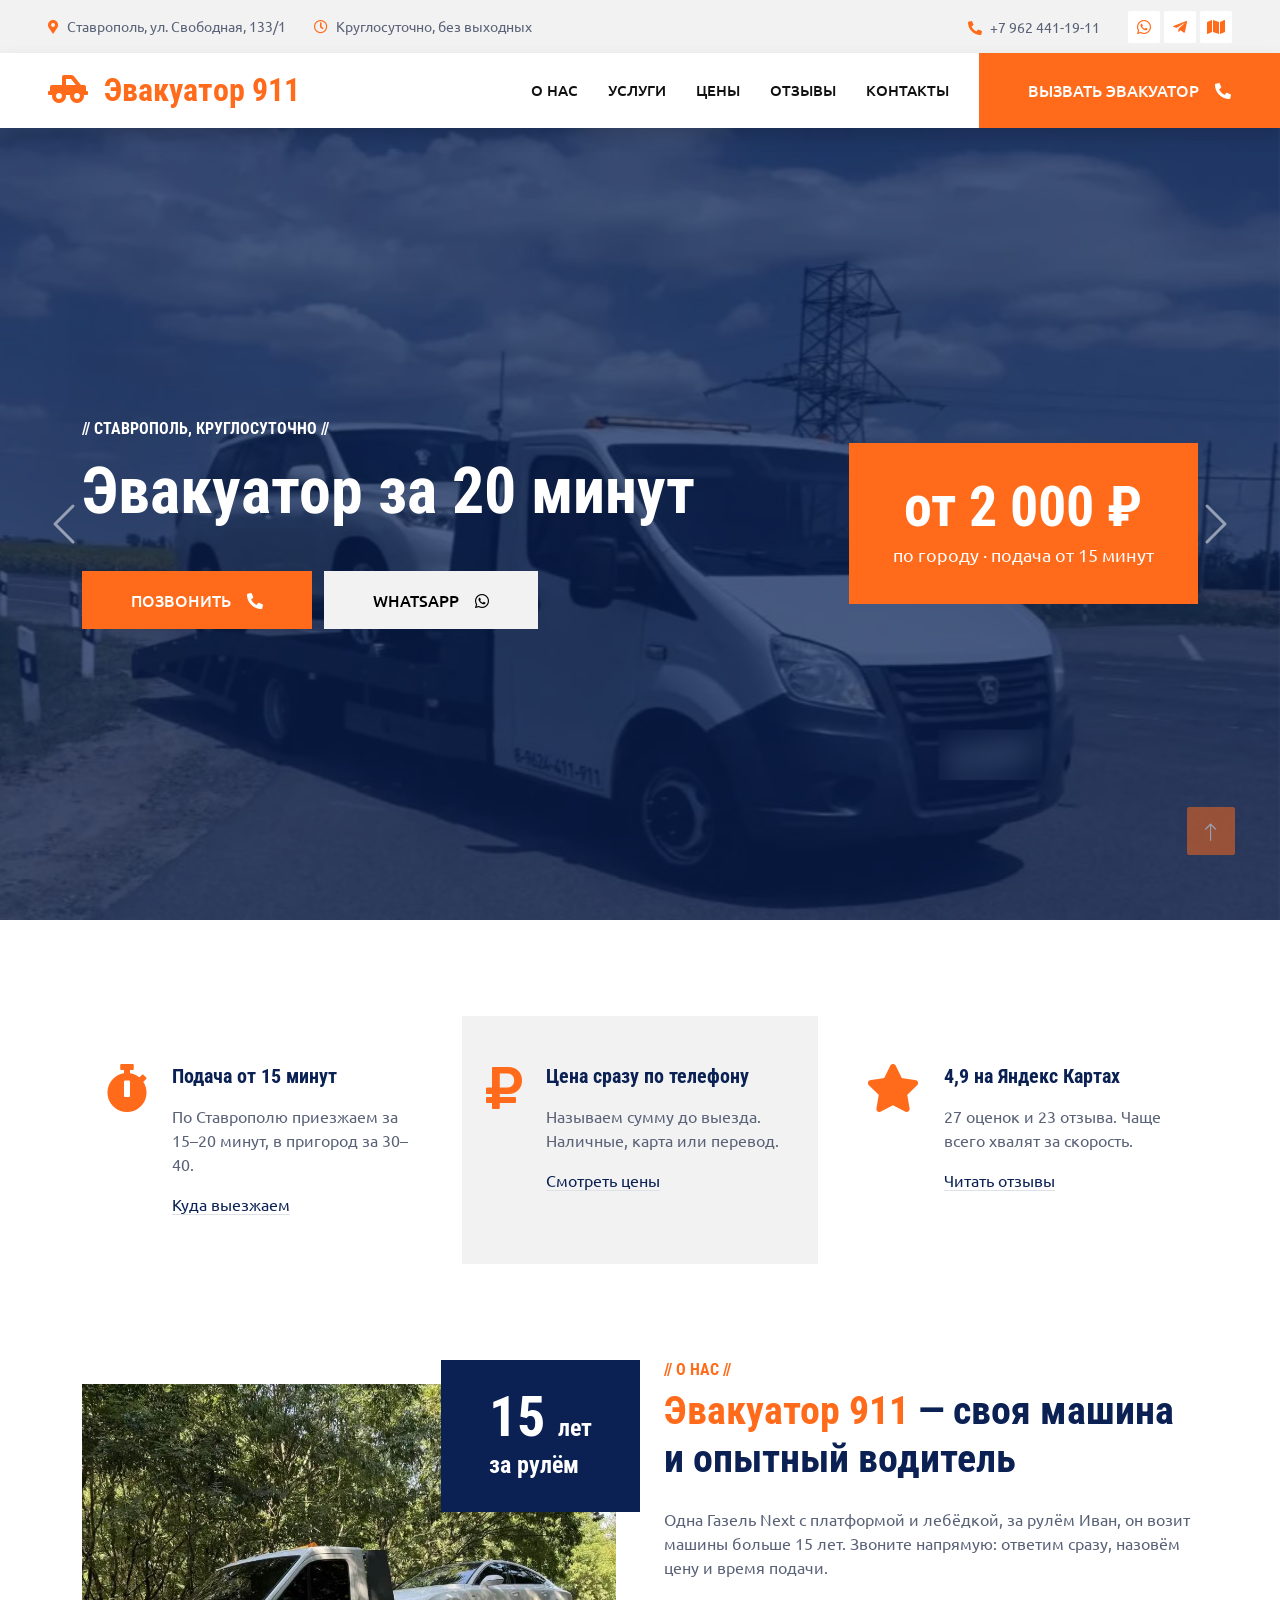
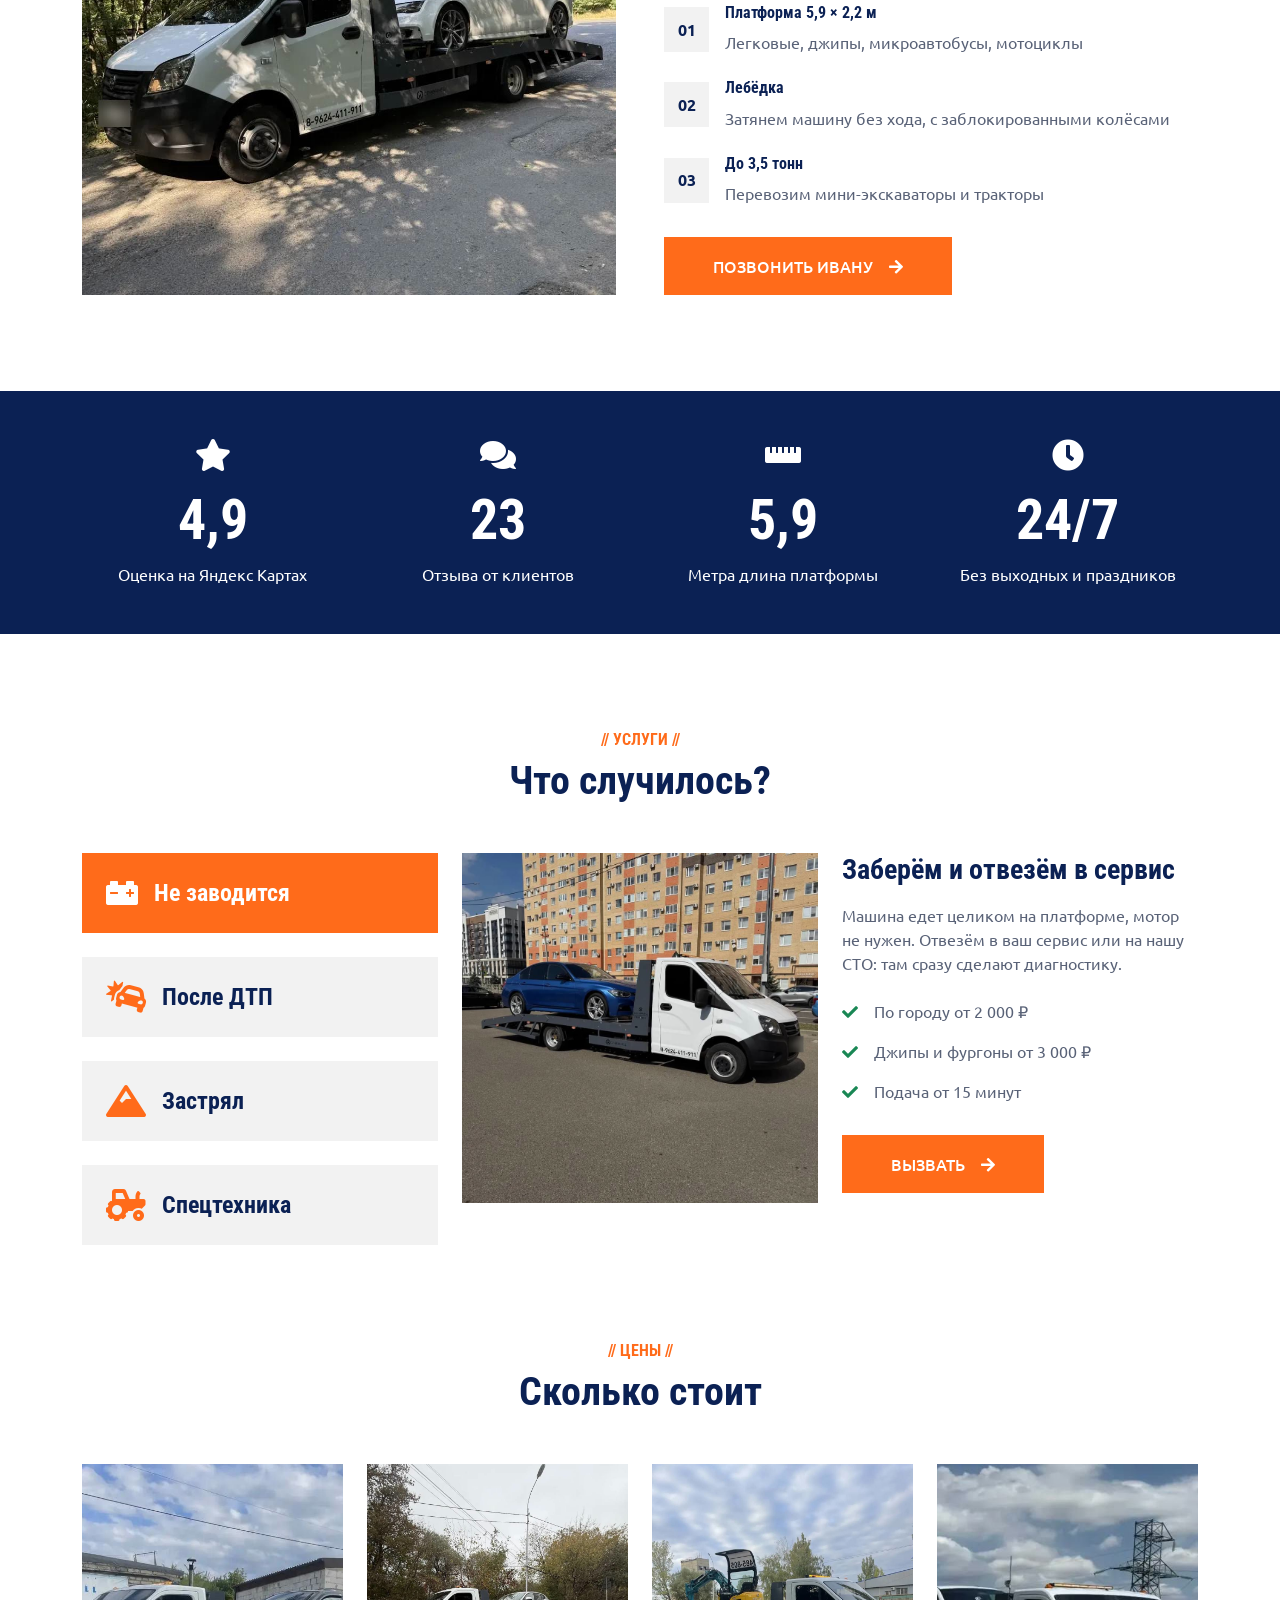
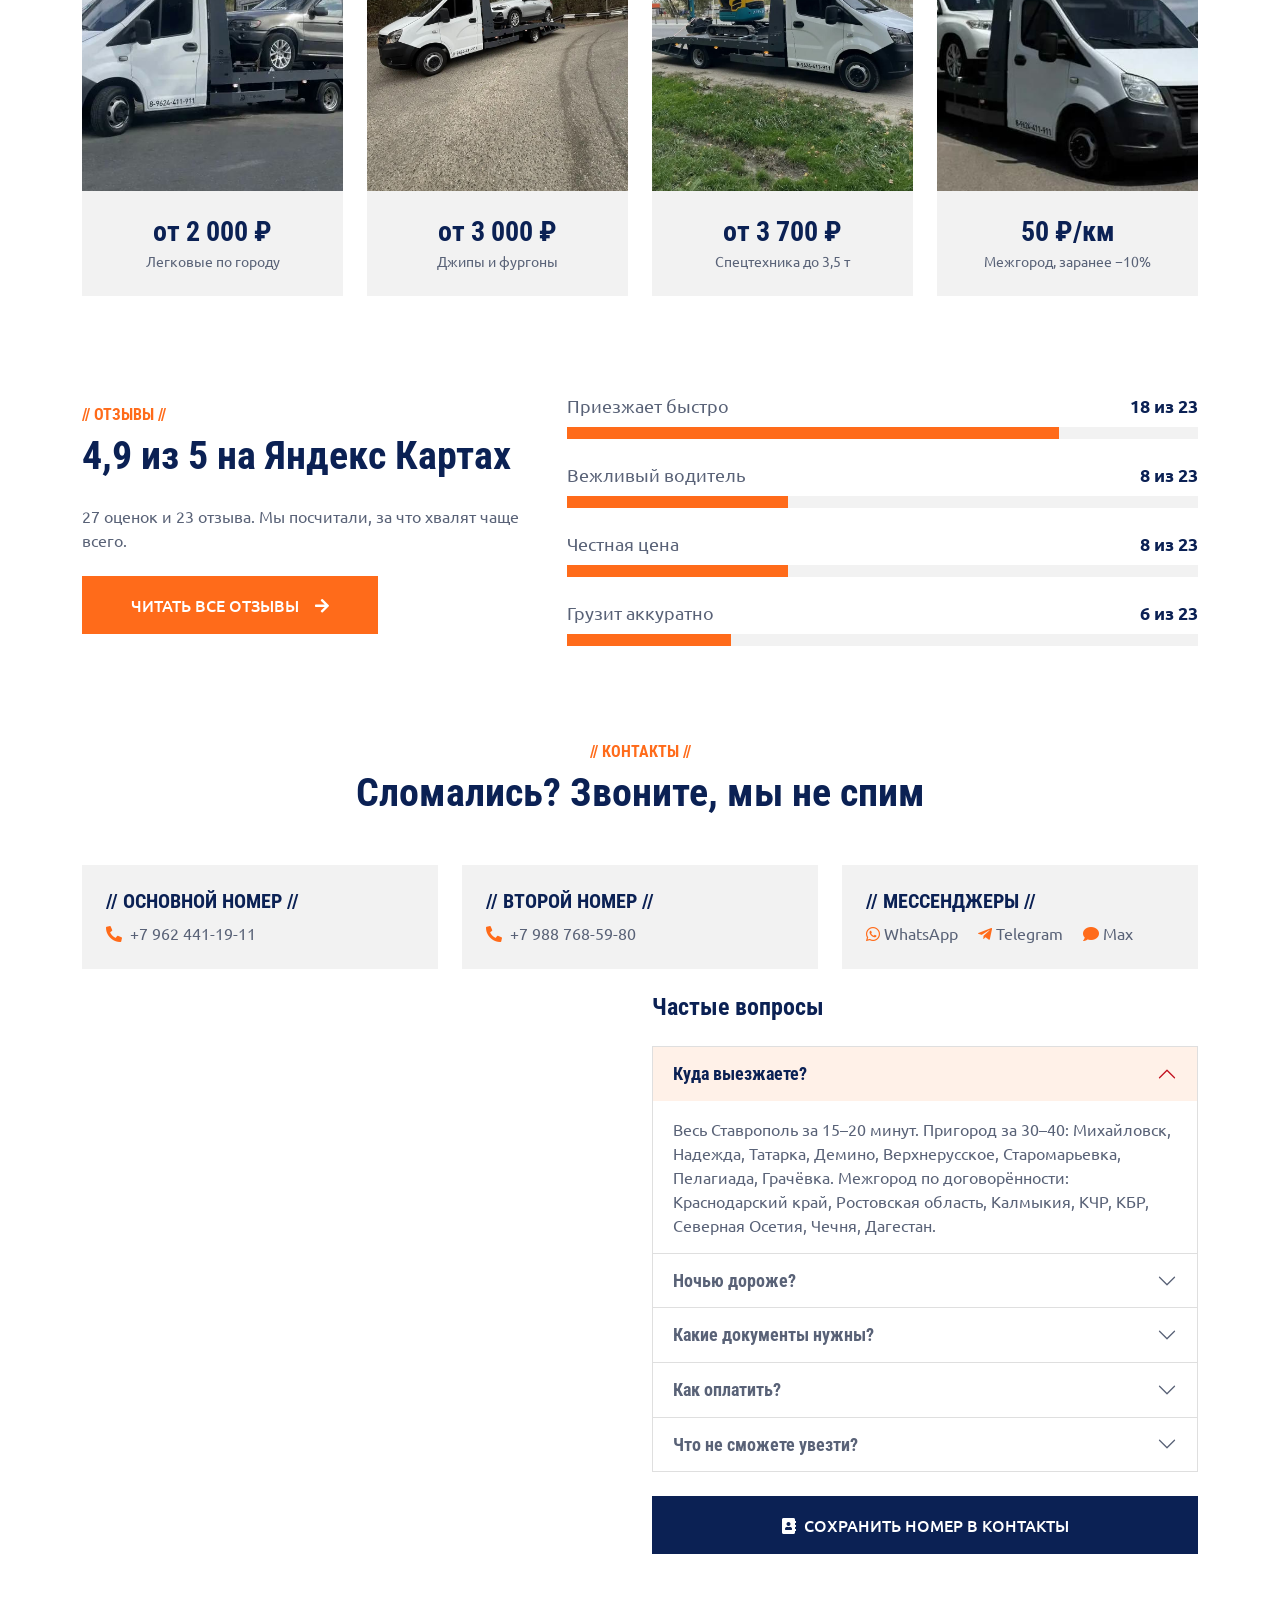
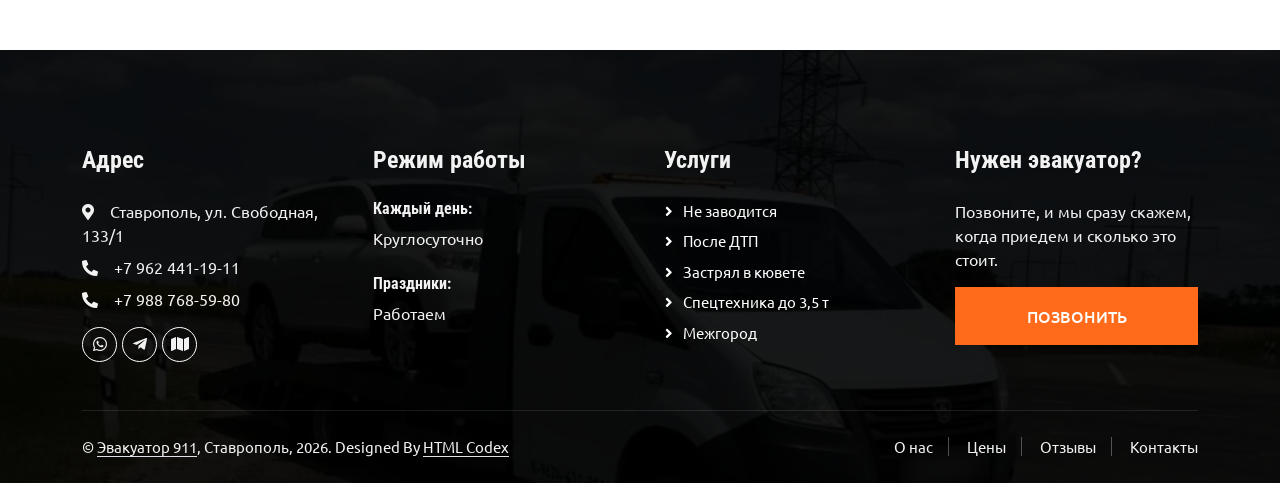
<file: b/index.html>
<!DOCTYPE html>
<html lang="ru">

<head>
    <meta charset="utf-8">
    <title>Эвакуатор 911 — эвакуатор в Ставрополе 24/7</title>
    <meta content="width=device-width, initial-scale=1.0" name="viewport">
    <meta content="эвакуатор Ставрополь, эвакуатор круглосуточно, перевозка спецтехники" name="keywords">
    <meta content="Эвакуатор в Ставрополе за 20 минут, круглосуточно. Газель Next с платформой 5,9 м и лебёдкой. По городу от 2 000 ₽." name="description">
    <meta name="theme-color" content="#0B2154">

    <!-- Google Web Fonts -->
    <link rel="preconnect" href="https://fonts.googleapis.com">
    <link rel="preconnect" href="https://fonts.gstatic.com" crossorigin>
    <link href="https://fonts.googleapis.com/css2?family=Roboto+Condensed:wght@600;700&family=Ubuntu:wght@400;500&display=swap" rel="stylesheet">

    <!-- Icon Font Stylesheet -->
    <link href="https://cdnjs.cloudflare.com/ajax/libs/font-awesome/5.10.0/css/all.min.css" rel="stylesheet">
    <link href="https://cdn.jsdelivr.net/npm/bootstrap-icons@1.4.1/font/bootstrap-icons.css" rel="stylesheet">

    <!-- Libraries Stylesheet -->
    <link href="lib/animate/animate.min.css" rel="stylesheet">

    <!-- Customized Bootstrap Stylesheet -->
    <link href="css/bootstrap.min.css" rel="stylesheet">

    <!-- Template Stylesheet -->
    <link href="css/style.css" rel="stylesheet">
    <link href="css/evak.css" rel="stylesheet">
</head>

<body>
    <!-- Spinner Start -->
    <div id="spinner" class="show bg-white position-fixed translate-middle w-100 vh-100 top-50 start-50 d-flex align-items-center justify-content-center">
        <div class="spinner-border text-primary" style="width: 3rem; height: 3rem;" role="status">
            <span class="sr-only">Загрузка...</span>
        </div>
    </div>
    <!-- Spinner End -->


    <!-- Topbar Start -->
    <div class="container-fluid bg-light p-0">
        <div class="row gx-0 d-none d-lg-flex">
            <div class="col-lg-7 px-5 text-start">
                <div class="h-100 d-inline-flex align-items-center py-3 me-4">
                    <small class="fa fa-map-marker-alt text-primary me-2"></small>
                    <small>Ставрополь, ул. Свободная, 133/1</small>
                </div>
                <div class="h-100 d-inline-flex align-items-center py-3">
                    <small class="far fa-clock text-primary me-2"></small>
                    <small>Круглосуточно, без выходных</small>
                </div>
            </div>
            <div class="col-lg-5 px-5 text-end">
                <div class="h-100 d-inline-flex align-items-center py-3 me-4">
                    <small class="fa fa-phone-alt text-primary me-2"></small>
                    <small><a class="text-body" href="tel:+79624411911">+7 962 441-19-11</a></small>
                </div>
                <div class="h-100 d-inline-flex align-items-center">
                    <a class="btn btn-sm-square bg-white text-primary me-1" href="https://wa.me/79624411911" target="_blank" rel="noopener" aria-label="WhatsApp"><i class="fab fa-whatsapp"></i></a>
                    <a class="btn btn-sm-square bg-white text-primary me-1" href="https://t.me/+79624411911" target="_blank" rel="noopener" aria-label="Telegram"><i class="fab fa-telegram-plane"></i></a>
                    <a class="btn btn-sm-square bg-white text-primary me-0" href="https://yandex.ru/maps/org/uslugi_evakuatora/60921164724/" target="_blank" rel="noopener" aria-label="Яндекс Карты"><i class="fa fa-map"></i></a>
                </div>
            </div>
        </div>
    </div>
    <!-- Topbar End -->


    <!-- Navbar Start -->
    <nav class="navbar navbar-expand-lg bg-white navbar-light shadow sticky-top p-0">
        <a href="#" class="navbar-brand d-flex align-items-center px-4 px-lg-5">
            <h2 class="m-0 text-primary"><i class="fa fa-truck-pickup me-3"></i>Эвакуатор 911</h2>
        </a>
        <button type="button" class="navbar-toggler me-4" data-bs-toggle="collapse" data-bs-target="#navbarCollapse" aria-label="Меню">
            <span class="navbar-toggler-icon"></span>
        </button>
        <div class="collapse navbar-collapse" id="navbarCollapse">
            <div class="navbar-nav ms-auto p-4 p-lg-0">
                <a href="#about" class="nav-item nav-link">О нас</a>
                <a href="#service" class="nav-item nav-link">Услуги</a>
                <a href="#price" class="nav-item nav-link">Цены</a>
                <a href="#reviews" class="nav-item nav-link">Отзывы</a>
                <a href="#contact" class="nav-item nav-link">Контакты</a>
            </div>
            <a href="tel:+79624411911" class="btn btn-primary py-4 px-lg-5 d-none d-lg-block">Вызвать эвакуатор<i class="fa fa-phone-alt ms-3"></i></a>
        </div>
    </nav>
    <!-- Navbar End -->


    <!-- Carousel Start -->
    <div class="container-fluid p-0 mb-5">
        <div id="header-carousel" class="carousel slide carousel-fade" data-bs-ride="carousel" data-bs-interval="6000">
            <div class="carousel-inner">
                <div class="carousel-item active">
                    <img class="w-100 hero-bg" src="../img/highlander.jpg" alt="Эвакуатор с внедорожником на трассе">
                    <div class="carousel-caption d-flex align-items-center">
                        <div class="container">
                            <div class="row align-items-center justify-content-center justify-content-lg-start">
                                <div class="col-10 col-lg-7 text-center text-lg-start">
                                    <h6 class="text-white text-uppercase mb-3 animated slideInDown">// Ставрополь, круглосуточно //</h6>
                                    <h1 class="display-3 text-white mb-4 pb-3 animated slideInDown">Эвакуатор за 20 минут</h1>
                                    <a href="tel:+79624411911" class="btn btn-primary py-3 px-5 animated slideInDown">Позвонить<i class="fa fa-phone-alt ms-3"></i></a>
                                    <a href="https://wa.me/79624411911" target="_blank" rel="noopener" class="btn btn-light py-3 px-5 ms-lg-2 mt-2 mt-lg-0 animated slideInDown">WhatsApp<i class="fab fa-whatsapp ms-3"></i></a>
                                </div>
                                <div class="col-lg-5 d-none d-lg-flex animated zoomIn">
                                    <div class="hero-card">
                                        <span class="hero-card__price">от 2 000 ₽</span>
                                        <span>по городу · подача от 15 минут</span>
                                    </div>
                                </div>
                            </div>
                        </div>
                    </div>
                </div>
                <div class="carousel-item">
                    <img class="w-100 hero-bg" src="../img/x5.jpg" alt="Эвакуатор с BMW X5 на платформе">
                    <div class="carousel-caption d-flex align-items-center">
                        <div class="container">
                            <div class="row align-items-center justify-content-center justify-content-lg-start">
                                <div class="col-10 col-lg-7 text-center text-lg-start">
                                    <h6 class="text-white text-uppercase mb-3 animated slideInDown">// Платформа 5,9 м и лебёдка //</h6>
                                    <h1 class="display-3 text-white mb-4 pb-3 animated slideInDown">Увезём даже если колёса не крутятся</h1>
                                    <a href="tel:+79624411911" class="btn btn-primary py-3 px-5 animated slideInDown">Позвонить<i class="fa fa-phone-alt ms-3"></i></a>
                                </div>
                                <div class="col-lg-5 d-none d-lg-flex animated zoomIn">
                                    <div class="hero-card">
                                        <span class="hero-card__price">до 3,5 т</span>
                                        <span>легковые, джипы, спецтехника</span>
                                    </div>
                                </div>
                            </div>
                        </div>
                    </div>
                </div>
            </div>
            <button class="carousel-control-prev" type="button" data-bs-target="#header-carousel" data-bs-slide="prev">
                <span class="carousel-control-prev-icon" aria-hidden="true"></span>
                <span class="visually-hidden">Назад</span>
            </button>
            <button class="carousel-control-next" type="button" data-bs-target="#header-carousel" data-bs-slide="next">
                <span class="carousel-control-next-icon" aria-hidden="true"></span>
                <span class="visually-hidden">Вперёд</span>
            </button>
        </div>
    </div>
    <!-- Carousel End -->


    <!-- Service Start (короткие преимущества) -->
    <div class="container-xxl py-5">
        <div class="container">
            <div class="row g-4">
                <div class="col-lg-4 col-md-6 wow fadeInUp" data-wow-delay="0.1s">
                    <div class="d-flex py-5 px-4 feature">
                        <i class="fa fa-stopwatch fa-3x text-primary flex-shrink-0"></i>
                        <div class="ps-4">
                            <h5 class="mb-3">Подача от 15 минут</h5>
                            <p>По Ставрополю приезжаем за 15–20 минут, в пригород за 30–40.</p>
                            <a class="text-secondary border-bottom" href="#area">Куда выезжаем</a>
                        </div>
                    </div>
                </div>
                <div class="col-lg-4 col-md-6 wow fadeInUp" data-wow-delay="0.3s">
                    <div class="d-flex bg-light py-5 px-4 feature">
                        <i class="fa fa-ruble-sign fa-3x text-primary flex-shrink-0"></i>
                        <div class="ps-4">
                            <h5 class="mb-3">Цена сразу по телефону</h5>
                            <p>Называем сумму до выезда. Наличные, карта или перевод.</p>
                            <a class="text-secondary border-bottom" href="#price">Смотреть цены</a>
                        </div>
                    </div>
                </div>
                <div class="col-lg-4 col-md-6 wow fadeInUp" data-wow-delay="0.5s">
                    <div class="d-flex py-5 px-4 feature">
                        <i class="fa fa-star fa-3x text-primary flex-shrink-0"></i>
                        <div class="ps-4">
                            <h5 class="mb-3">4,9 на Яндекс Картах</h5>
                            <p>27 оценок и 23 отзыва. Чаще всего хвалят за скорость.</p>
                            <a class="text-secondary border-bottom" href="#reviews">Читать отзывы</a>
                        </div>
                    </div>
                </div>
            </div>
        </div>
    </div>
    <!-- Service End -->


    <!-- About Start -->
    <div class="container-xxl py-5" id="about">
        <div class="container">
            <div class="row g-5">
                <div class="col-lg-6 pt-4" style="min-height: 400px;">
                    <div class="position-relative h-100 wow fadeIn" data-wow-delay="0.1s">
                        <img class="position-absolute img-fluid w-100 h-100" src="../img/audi.jpg" style="object-fit: cover;" alt="Белый автомобиль на платформе эвакуатора">
                        <div class="position-absolute top-0 end-0 mt-n4 me-n4 py-4 px-5 bg-secondary">
                            <h1 class="display-4 text-white mb-0">15 <span class="fs-4">лет</span></h1>
                            <h4 class="text-white">за рулём</h4>
                        </div>
                    </div>
                </div>
                <div class="col-lg-6">
                    <h6 class="text-primary text-uppercase">// О нас //</h6>
                    <h1 class="mb-4"><span class="text-primary">Эвакуатор 911</span> — своя машина и опытный водитель</h1>
                    <p class="mb-4">Одна Газель Next с платформой и лебёдкой, за рулём Иван, он возит машины больше 15 лет. Звоните напрямую: ответим сразу, назовём цену и время подачи.</p>
                    <div class="row g-4 mb-3 pb-3">
                        <div class="col-12 wow fadeIn" data-wow-delay="0.1s">
                            <div class="d-flex">
                                <div class="bg-light d-flex flex-shrink-0 align-items-center justify-content-center mt-1" style="width: 45px; height: 45px;">
                                    <span class="fw-bold text-secondary">01</span>
                                </div>
                                <div class="ps-3">
                                    <h6>Платформа 5,9 × 2,2 м</h6>
                                    <span>Легковые, джипы, микроавтобусы, мотоциклы</span>
                                </div>
                            </div>
                        </div>
                        <div class="col-12 wow fadeIn" data-wow-delay="0.3s">
                            <div class="d-flex">
                                <div class="bg-light d-flex flex-shrink-0 align-items-center justify-content-center mt-1" style="width: 45px; height: 45px;">
                                    <span class="fw-bold text-secondary">02</span>
                                </div>
                                <div class="ps-3">
                                    <h6>Лебёдка</h6>
                                    <span>Затянем машину без хода, с заблокированными колёсами</span>
                                </div>
                            </div>
                        </div>
                        <div class="col-12 wow fadeIn" data-wow-delay="0.5s">
                            <div class="d-flex">
                                <div class="bg-light d-flex flex-shrink-0 align-items-center justify-content-center mt-1" style="width: 45px; height: 45px;">
                                    <span class="fw-bold text-secondary">03</span>
                                </div>
                                <div class="ps-3">
                                    <h6>До 3,5 тонн</h6>
                                    <span>Перевозим мини-экскаваторы и тракторы</span>
                                </div>
                            </div>
                        </div>
                    </div>
                    <a href="tel:+79624411911" class="btn btn-primary py-3 px-5">Позвонить Ивану<i class="fa fa-arrow-right ms-3"></i></a>
                </div>
            </div>
        </div>
    </div>
    <!-- About End -->


    <!-- Fact Start -->
    <div class="container-fluid fact bg-dark my-5 py-5">
        <div class="container">
            <div class="row g-4">
                <div class="col-md-6 col-lg-3 text-center wow fadeIn" data-wow-delay="0.1s">
                    <i class="fa fa-star fa-2x text-white mb-3"></i>
                    <h2 class="text-white mb-2" data-to="4.9">4,9</h2>
                    <p class="text-white mb-0">Оценка на Яндекс Картах</p>
                </div>
                <div class="col-md-6 col-lg-3 text-center wow fadeIn" data-wow-delay="0.3s">
                    <i class="fa fa-comments fa-2x text-white mb-3"></i>
                    <h2 class="text-white mb-2" data-to="23">23</h2>
                    <p class="text-white mb-0">Отзыва от клиентов</p>
                </div>
                <div class="col-md-6 col-lg-3 text-center wow fadeIn" data-wow-delay="0.5s">
                    <i class="fa fa-ruler-horizontal fa-2x text-white mb-3"></i>
                    <h2 class="text-white mb-2" data-to="5.9">5,9</h2>
                    <p class="text-white mb-0">Метра длина платформы</p>
                </div>
                <div class="col-md-6 col-lg-3 text-center wow fadeIn" data-wow-delay="0.7s">
                    <i class="fa fa-clock fa-2x text-white mb-3"></i>
                    <h2 class="text-white mb-2">24/7</h2>
                    <p class="text-white mb-0">Без выходных и праздников</p>
                </div>
            </div>
        </div>
    </div>
    <!-- Fact End -->


    <!-- Service Start -->
    <div class="container-xxl service py-5" id="service">
        <div class="container">
            <div class="text-center wow fadeInUp" data-wow-delay="0.1s">
                <h6 class="text-primary text-uppercase">// Услуги //</h6>
                <h1 class="mb-5">Что случилось?</h1>
            </div>
            <div class="row g-4 wow fadeInUp" data-wow-delay="0.3s">
                <div class="col-lg-4">
                    <div class="nav w-100 nav-pills me-4">
                        <button class="nav-link w-100 d-flex align-items-center text-start p-4 mb-4 active" data-bs-toggle="pill" data-bs-target="#tab-pane-1" type="button">
                            <i class="fa fa-car-battery fa-2x me-3"></i>
                            <h4 class="m-0">Не заводится</h4>
                        </button>
                        <button class="nav-link w-100 d-flex align-items-center text-start p-4 mb-4" data-bs-toggle="pill" data-bs-target="#tab-pane-2" type="button">
                            <i class="fa fa-car-crash fa-2x me-3"></i>
                            <h4 class="m-0">После ДТП</h4>
                        </button>
                        <button class="nav-link w-100 d-flex align-items-center text-start p-4 mb-4" data-bs-toggle="pill" data-bs-target="#tab-pane-3" type="button">
                            <i class="fa fa-mountain fa-2x me-3"></i>
                            <h4 class="m-0">Застрял</h4>
                        </button>
                        <button class="nav-link w-100 d-flex align-items-center text-start p-4 mb-0" data-bs-toggle="pill" data-bs-target="#tab-pane-4" type="button">
                            <i class="fa fa-tractor fa-2x me-3"></i>
                            <h4 class="m-0">Спецтехника</h4>
                        </button>
                    </div>
                </div>
                <div class="col-lg-8">
                    <div class="tab-content w-100">
                        <div class="tab-pane fade show active" id="tab-pane-1">
                            <div class="row g-4">
                                <div class="col-md-6" style="min-height: 350px;">
                                    <div class="position-relative h-100">
                                        <img class="position-absolute img-fluid w-100 h-100" src="../img/bmw.jpg" style="object-fit: cover;" alt="Эвакуатор везёт синий BMW">
                                    </div>
                                </div>
                                <div class="col-md-6">
                                    <h3 class="mb-3">Заберём и отвезём в сервис</h3>
                                    <p class="mb-4">Машина едет целиком на платформе, мотор не нужен. Отвезём в ваш сервис или на нашу СТО: там сразу сделают диагностику.</p>
                                    <p><i class="fa fa-check text-success me-3"></i>По городу от 2 000 ₽</p>
                                    <p><i class="fa fa-check text-success me-3"></i>Джипы и фургоны от 3 000 ₽</p>
                                    <p><i class="fa fa-check text-success me-3"></i>Подача от 15 минут</p>
                                    <a href="tel:+79624411911" class="btn btn-primary py-3 px-5 mt-3">Вызвать<i class="fa fa-arrow-right ms-3"></i></a>
                                </div>
                            </div>
                        </div>
                        <div class="tab-pane fade" id="tab-pane-2">
                            <div class="row g-4">
                                <div class="col-md-6" style="min-height: 350px;">
                                    <div class="position-relative h-100">
                                        <img class="position-absolute img-fluid w-100 h-100" src="../img/audi.jpg" style="object-fit: cover;" alt="Автомобиль на платформе эвакуатора">
                                    </div>
                                </div>
                                <div class="col-md-6">
                                    <h3 class="mb-3">Аккуратно погрузим после аварии</h3>
                                    <p class="mb-4">Заберём даже без колеса или с заблокированным рулём. Отвезём на стоянку, в сервис или домой.</p>
                                    <p><i class="fa fa-check text-success me-3"></i>От 2 000 ₽</p>
                                    <p><i class="fa fa-check text-success me-3"></i>Лебёдка для машин без хода</p>
                                    <p><i class="fa fa-check text-success me-3"></i>Документы: СТС или ПТС и паспорт</p>
                                    <a href="tel:+79624411911" class="btn btn-primary py-3 px-5 mt-3">Вызвать<i class="fa fa-arrow-right ms-3"></i></a>
                                </div>
                            </div>
                        </div>
                        <div class="tab-pane fade" id="tab-pane-3">
                            <div class="row g-4">
                                <div class="col-md-6" style="min-height: 350px;">
                                    <div class="position-relative h-100">
                                        <img class="position-absolute img-fluid w-100 h-100" src="../img/bmwx2.jpg" style="object-fit: cover;" alt="Эвакуатор с кроссовером на разбитой дороге">
                                    </div>
                                </div>
                                <div class="col-md-6">
                                    <h3 class="mb-3">Вытянем лебёдкой и погрузим</h3>
                                    <p class="mb-4">Грязь, снег, кювет, обочина. Выезжаем и на бездорожье: лебёдка затянет машину на платформу.</p>
                                    <p><i class="fa fa-check text-success me-3"></i>От 2 000 ₽</p>
                                    <p><i class="fa fa-check text-success me-3"></i>Цена зависит от сложности</p>
                                    <p><i class="fa fa-check text-success me-3"></i>Называем сумму до выезда</p>
                                    <a href="tel:+79624411911" class="btn btn-primary py-3 px-5 mt-3">Вызвать<i class="fa fa-arrow-right ms-3"></i></a>
                                </div>
                            </div>
                        </div>
                        <div class="tab-pane fade" id="tab-pane-4">
                            <div class="row g-4">
                                <div class="col-md-6" style="min-height: 350px;">
                                    <div class="position-relative h-100">
                                        <img class="position-absolute img-fluid w-100 h-100" src="../img/excavator.jpg" style="object-fit: cover;" alt="Мини-экскаватор на платформе эвакуатора">
                                    </div>
                                </div>
                                <div class="col-md-6">
                                    <h3 class="mb-3">Перевезём технику до 3,5 т</h3>
                                    <p class="mb-4">Микроавтобусы, тракторы, мини-экскаваторы, мотоциклы и квадроциклы. Главное, чтобы помещались на платформу 5,9 × 2,2 м.</p>
                                    <p><i class="fa fa-check text-success me-3"></i>Спецтехника от 3 700 ₽</p>
                                    <p><i class="fa fa-check text-success me-3"></i>Мото и квадро от 2 000 ₽</p>
                                    <p><i class="fa fa-check text-success me-3"></i>Надёжное крепление</p>
                                    <a href="tel:+79624411911" class="btn btn-primary py-3 px-5 mt-3">Вызвать<i class="fa fa-arrow-right ms-3"></i></a>
                                </div>
                            </div>
                        </div>
                    </div>
                </div>
            </div>
        </div>
    </div>
    <!-- Service End -->


    <!-- Price Start (на основе блока Team) -->
    <div class="container-xxl py-5" id="price">
        <div class="container">
            <div class="text-center wow fadeInUp" data-wow-delay="0.1s">
                <h6 class="text-primary text-uppercase">// Цены //</h6>
                <h1 class="mb-5">Сколько стоит</h1>
            </div>
            <div class="row g-4">
                <div class="col-lg-3 col-md-6 wow fadeInUp" data-wow-delay="0.1s">
                    <div class="team-item">
                        <div class="position-relative overflow-hidden">
                            <img class="img-fluid price-img" src="../img/x5.jpg" alt="Легковой автомобиль на эвакуаторе">
                            <div class="team-overlay position-absolute start-0 top-0 w-100 h-100">
                                <a class="btn btn-square mx-1" href="tel:+79624411911" aria-label="Позвонить"><i class="fa fa-phone-alt"></i></a>
                                <a class="btn btn-square mx-1" href="https://wa.me/79624411911" target="_blank" rel="noopener" aria-label="WhatsApp"><i class="fab fa-whatsapp"></i></a>
                            </div>
                        </div>
                        <div class="bg-light text-center p-4">
                            <h5 class="fw-bold mb-0">от 2 000 ₽</h5>
                            <small>Легковые по городу</small>
                        </div>
                    </div>
                </div>
                <div class="col-lg-3 col-md-6 wow fadeInUp" data-wow-delay="0.3s">
                    <div class="team-item">
                        <div class="position-relative overflow-hidden">
                            <img class="img-fluid price-img" src="../img/bmwx2.jpg" alt="Кроссовер на эвакуаторе">
                            <div class="team-overlay position-absolute start-0 top-0 w-100 h-100">
                                <a class="btn btn-square mx-1" href="tel:+79624411911" aria-label="Позвонить"><i class="fa fa-phone-alt"></i></a>
                                <a class="btn btn-square mx-1" href="https://wa.me/79624411911" target="_blank" rel="noopener" aria-label="WhatsApp"><i class="fab fa-whatsapp"></i></a>
                            </div>
                        </div>
                        <div class="bg-light text-center p-4">
                            <h5 class="fw-bold mb-0">от 3 000 ₽</h5>
                            <small>Джипы и фургоны</small>
                        </div>
                    </div>
                </div>
                <div class="col-lg-3 col-md-6 wow fadeInUp" data-wow-delay="0.5s">
                    <div class="team-item">
                        <div class="position-relative overflow-hidden">
                            <img class="img-fluid price-img" src="../img/excavator.jpg" alt="Мини-экскаватор на эвакуаторе">
                            <div class="team-overlay position-absolute start-0 top-0 w-100 h-100">
                                <a class="btn btn-square mx-1" href="tel:+79624411911" aria-label="Позвонить"><i class="fa fa-phone-alt"></i></a>
                                <a class="btn btn-square mx-1" href="https://wa.me/79624411911" target="_blank" rel="noopener" aria-label="WhatsApp"><i class="fab fa-whatsapp"></i></a>
                            </div>
                        </div>
                        <div class="bg-light text-center p-4">
                            <h5 class="fw-bold mb-0">от 3 700 ₽</h5>
                            <small>Спецтехника до 3,5 т</small>
                        </div>
                    </div>
                </div>
                <div class="col-lg-3 col-md-6 wow fadeInUp" data-wow-delay="0.7s">
                    <div class="team-item">
                        <div class="position-relative overflow-hidden">
                            <img class="img-fluid price-img" src="../img/highlander.jpg" alt="Эвакуатор на трассе">
                            <div class="team-overlay position-absolute start-0 top-0 w-100 h-100">
                                <a class="btn btn-square mx-1" href="tel:+79624411911" aria-label="Позвонить"><i class="fa fa-phone-alt"></i></a>
                                <a class="btn btn-square mx-1" href="https://wa.me/79624411911" target="_blank" rel="noopener" aria-label="WhatsApp"><i class="fab fa-whatsapp"></i></a>
                            </div>
                        </div>
                        <div class="bg-light text-center p-4">
                            <h5 class="fw-bold mb-0">50 ₽/км</h5>
                            <small>Межгород, заранее −10%</small>
                        </div>
                    </div>
                </div>
            </div>
        </div>
    </div>
    <!-- Price End -->


    <!-- Reviews Start -->
    <div class="container-xxl py-5" id="reviews">
        <div class="container">
            <div class="row g-5 align-items-center">
                <div class="col-lg-5 wow fadeInUp" data-wow-delay="0.1s">
                    <h6 class="text-primary text-uppercase">// Отзывы //</h6>
                    <h1 class="mb-4">4,9 из 5 на Яндекс Картах</h1>
                    <p class="mb-4">27 оценок и 23 отзыва. Мы посчитали, за что хвалят чаще всего.</p>
                    <a class="btn btn-primary py-3 px-5" href="https://yandex.ru/maps/org/uslugi_evakuatora/60921164724/reviews/" target="_blank" rel="noopener">Читать все отзывы<i class="fa fa-arrow-right ms-3"></i></a>
                </div>
                <div class="col-lg-7 wow fadeInUp" data-wow-delay="0.3s">
                    <div class="praise">
                        <div class="praise__row"><span>Приезжает быстро</span><b>18 из 23</b><i style="--w:78%"></i></div>
                        <div class="praise__row"><span>Вежливый водитель</span><b>8 из 23</b><i style="--w:35%"></i></div>
                        <div class="praise__row"><span>Честная цена</span><b>8 из 23</b><i style="--w:35%"></i></div>
                        <div class="praise__row"><span>Грузит аккуратно</span><b>6 из 23</b><i style="--w:26%"></i></div>
                    </div>
                </div>
            </div>
        </div>
    </div>
    <!-- Reviews End -->


    <!-- Contact Start -->
    <div class="container-xxl py-5" id="contact">
        <div class="container">
            <div class="text-center wow fadeInUp" data-wow-delay="0.1s">
                <h6 class="text-primary text-uppercase">// Контакты //</h6>
                <h1 class="mb-5">Сломались? Звоните, мы не спим</h1>
            </div>
            <div class="row g-4">
                <div class="col-12">
                    <div class="row gy-4">
                        <div class="col-md-4">
                            <div class="bg-light d-flex flex-column justify-content-center p-4">
                                <h5 class="text-uppercase">// Основной номер //</h5>
                                <p class="m-0"><i class="fa fa-phone-alt text-primary me-2"></i><a class="text-body" href="tel:+79624411911">+7 962 441-19-11</a></p>
                            </div>
                        </div>
                        <div class="col-md-4">
                            <div class="bg-light d-flex flex-column justify-content-center p-4">
                                <h5 class="text-uppercase">// Второй номер //</h5>
                                <p class="m-0"><i class="fa fa-phone-alt text-primary me-2"></i><a class="text-body" href="tel:+79887685980">+7 988 768-59-80</a></p>
                            </div>
                        </div>
                        <div class="col-md-4">
                            <div class="bg-light d-flex flex-column justify-content-center p-4">
                                <h5 class="text-uppercase">// Мессенджеры //</h5>
                                <p class="m-0">
                                    <a class="text-body me-3" href="https://wa.me/79624411911" target="_blank" rel="noopener"><i class="fab fa-whatsapp text-primary me-1"></i>WhatsApp</a>
                                    <a class="text-body me-3" href="https://t.me/+79624411911" target="_blank" rel="noopener"><i class="fab fa-telegram-plane text-primary me-1"></i>Telegram</a>
                                    <a class="text-body" href="https://web.max.ru/" id="maxBtn" data-num="+79624411911" target="_blank" rel="noopener"><i class="fa fa-comment text-primary me-1"></i>Max</a>
                                </p>
                            </div>
                        </div>
                    </div>
                </div>
                <div class="col-md-6 wow fadeIn" data-wow-delay="0.1s">
                    <iframe class="position-relative rounded w-100 h-100"
                        src="https://yandex.ru/map-widget/v1/org/uslugi_evakuatora/60921164724/?z=15"
                        frameborder="0" style="min-height: 400px; border:0;" allowfullscreen="" loading="lazy" title="Эвакуатор 911 на Яндекс Картах"></iframe>
                </div>
                <div class="col-md-6 wow fadeInUp" data-wow-delay="0.2s" id="area">
                    <h4 class="mb-4">Частые вопросы</h4>
                    <div class="accordion" id="faq">
                        <div class="accordion-item">
                            <h2 class="accordion-header"><button class="accordion-button" type="button" data-bs-toggle="collapse" data-bs-target="#q1">Куда выезжаете?</button></h2>
                            <div id="q1" class="accordion-collapse collapse show" data-bs-parent="#faq"><div class="accordion-body">Весь Ставрополь за 15–20 минут. Пригород за 30–40: Михайловск, Надежда, Татарка, Демино, Верхнерусское, Старомарьевка, Пелагиада, Грачёвка. Межгород по договорённости: Краснодарский край, Ростовская область, Калмыкия, КЧР, КБР, Северная Осетия, Чечня, Дагестан.</div></div>
                        </div>
                        <div class="accordion-item">
                            <h2 class="accordion-header"><button class="accordion-button collapsed" type="button" data-bs-toggle="collapse" data-bs-target="#q2">Ночью дороже?</button></h2>
                            <div id="q2" class="accordion-collapse collapse" data-bs-parent="#faq"><div class="accordion-body">Работаем круглосуточно. Цену называем сразу при звонке, без сюрпризов на месте.</div></div>
                        </div>
                        <div class="accordion-item">
                            <h2 class="accordion-header"><button class="accordion-button collapsed" type="button" data-bs-toggle="collapse" data-bs-target="#q3">Какие документы нужны?</button></h2>
                            <div id="q3" class="accordion-collapse collapse" data-bs-parent="#faq"><div class="accordion-body">СТС или ПТС и паспорт. Если машина не ваша, нужна доверенность или полис ОСАГО, где вы вписаны.</div></div>
                        </div>
                        <div class="accordion-item">
                            <h2 class="accordion-header"><button class="accordion-button collapsed" type="button" data-bs-toggle="collapse" data-bs-target="#q4">Как оплатить?</button></h2>
                            <div id="q4" class="accordion-collapse collapse" data-bs-parent="#faq"><div class="accordion-body">Наличными, картой или переводом.</div></div>
                        </div>
                        <div class="accordion-item">
                            <h2 class="accordion-header"><button class="accordion-button collapsed" type="button" data-bs-toggle="collapse" data-bs-target="#q5">Что не сможете увезти?</button></h2>
                            <div id="q5" class="accordion-collapse collapse" data-bs-parent="#faq"><div class="accordion-body">Всё, что тяжелее 3,5 тонн или длиннее 5,9 метра: фуры, большие автобусы, тяжёлую спецтехнику.</div></div>
                        </div>
                    </div>
                    <a href="../evakuator911.vcf" download="Эвакуатор 911.vcf" class="btn btn-secondary w-100 py-3 mt-4"><i class="fa fa-address-book me-2"></i>Сохранить номер в контакты</a>
                </div>
            </div>
        </div>
    </div>
    <!-- Contact End -->


    <!-- Footer Start -->
    <div class="container-fluid bg-dark text-light footer pt-5 mt-5 wow fadeIn" data-wow-delay="0.1s">
        <div class="container py-5">
            <div class="row g-5">
                <div class="col-lg-3 col-md-6">
                    <h4 class="text-light mb-4">Адрес</h4>
                    <p class="mb-2"><i class="fa fa-map-marker-alt me-3"></i>Ставрополь, ул. Свободная, 133/1</p>
                    <p class="mb-2"><i class="fa fa-phone-alt me-3"></i><a class="text-light" href="tel:+79624411911">+7 962 441-19-11</a></p>
                    <p class="mb-2"><i class="fa fa-phone-alt me-3"></i><a class="text-light" href="tel:+79887685980">+7 988 768-59-80</a></p>
                    <div class="d-flex pt-2">
                        <a class="btn btn-outline-light btn-social" href="https://wa.me/79624411911" target="_blank" rel="noopener" aria-label="WhatsApp"><i class="fab fa-whatsapp"></i></a>
                        <a class="btn btn-outline-light btn-social" href="https://t.me/+79624411911" target="_blank" rel="noopener" aria-label="Telegram"><i class="fab fa-telegram-plane"></i></a>
                        <a class="btn btn-outline-light btn-social" href="https://yandex.ru/maps/org/uslugi_evakuatora/60921164724/" target="_blank" rel="noopener" aria-label="Яндекс Карты"><i class="fa fa-map"></i></a>
                    </div>
                </div>
                <div class="col-lg-3 col-md-6">
                    <h4 class="text-light mb-4">Режим работы</h4>
                    <h6 class="text-light">Каждый день:</h6>
                    <p class="mb-4">Круглосуточно</p>
                    <h6 class="text-light">Праздники:</h6>
                    <p class="mb-0">Работаем</p>
                </div>
                <div class="col-lg-3 col-md-6">
                    <h4 class="text-light mb-4">Услуги</h4>
                    <a class="btn btn-link" href="#service">Не заводится</a>
                    <a class="btn btn-link" href="#service">После ДТП</a>
                    <a class="btn btn-link" href="#service">Застрял в кювете</a>
                    <a class="btn btn-link" href="#service">Спецтехника до 3,5 т</a>
                    <a class="btn btn-link" href="#price">Межгород</a>
                </div>
                <div class="col-lg-3 col-md-6">
                    <h4 class="text-light mb-4">Нужен эвакуатор?</h4>
                    <p>Позвоните, и мы сразу скажем, когда приедем и сколько это стоит.</p>
                    <a href="tel:+79624411911" class="btn btn-primary w-100 py-3">Позвонить</a>
                </div>
            </div>
        </div>
        <div class="container">
            <div class="copyright">
                <div class="row">
                    <div class="col-md-6 text-center text-md-start mb-3 mb-md-0">
                        &copy; <a class="border-bottom" href="#">Эвакуатор 911</a>, Ставрополь, 2026.

                        <!--/*** The author’s attribution link below must remain intact on your website. ***/-->
                        <!--/*** If you wish to remove this credit link, please purchase the Pro Version from https://htmlcodex.com . ***/-->
                        Designed By <a class="border-bottom" href="https://htmlcodex.com">HTML Codex</a>
                    </div>
                    <div class="col-md-6 text-center text-md-end">
                        <div class="footer-menu">
                            <a href="#about">О нас</a>
                            <a href="#price">Цены</a>
                            <a href="#reviews">Отзывы</a>
                            <a href="#contact">Контакты</a>
                        </div>
                    </div>
                </div>
            </div>
        </div>
    </div>
    <!-- Footer End -->


    <!-- Back to Top -->
    <a href="#" class="btn btn-lg btn-primary btn-lg-square back-to-top" aria-label="Наверх"><i class="bi bi-arrow-up"></i></a>

    <!-- Позвонить, на телефоне -->
    <a href="tel:+79624411911" class="callfab btn btn-primary d-lg-none"><i class="fa fa-phone-alt me-2"></i>Позвонить</a>


    <!-- JavaScript Libraries -->
    <script src="https://code.jquery.com/jquery-3.4.1.min.js"></script>
    <script src="https://cdn.jsdelivr.net/npm/bootstrap@5.0.0/dist/js/bootstrap.bundle.min.js"></script>
    <script src="lib/wow/wow.min.js"></script>
    <script src="lib/easing/easing.min.js"></script>
    <script src="lib/waypoints/waypoints.min.js"></script>

    <!-- Template Javascript -->
    <script src="js/main.js"></script>
    <script>
        // Max: копируем номер и открываем мессенджер
        (function () {
            var mx = document.getElementById('maxBtn');
            if (!mx) return;
            if (/Android|iPhone|iPad/i.test(navigator.userAgent)) mx.href = 'https://max.ru/';
            mx.addEventListener('click', function () {
                try { navigator.clipboard && navigator.clipboard.writeText(mx.dataset.num); } catch (e) {}
                mx.lastChild.textContent = 'Номер скопирован';
            });
        })();
    </script>
</body>

</html>
</file>
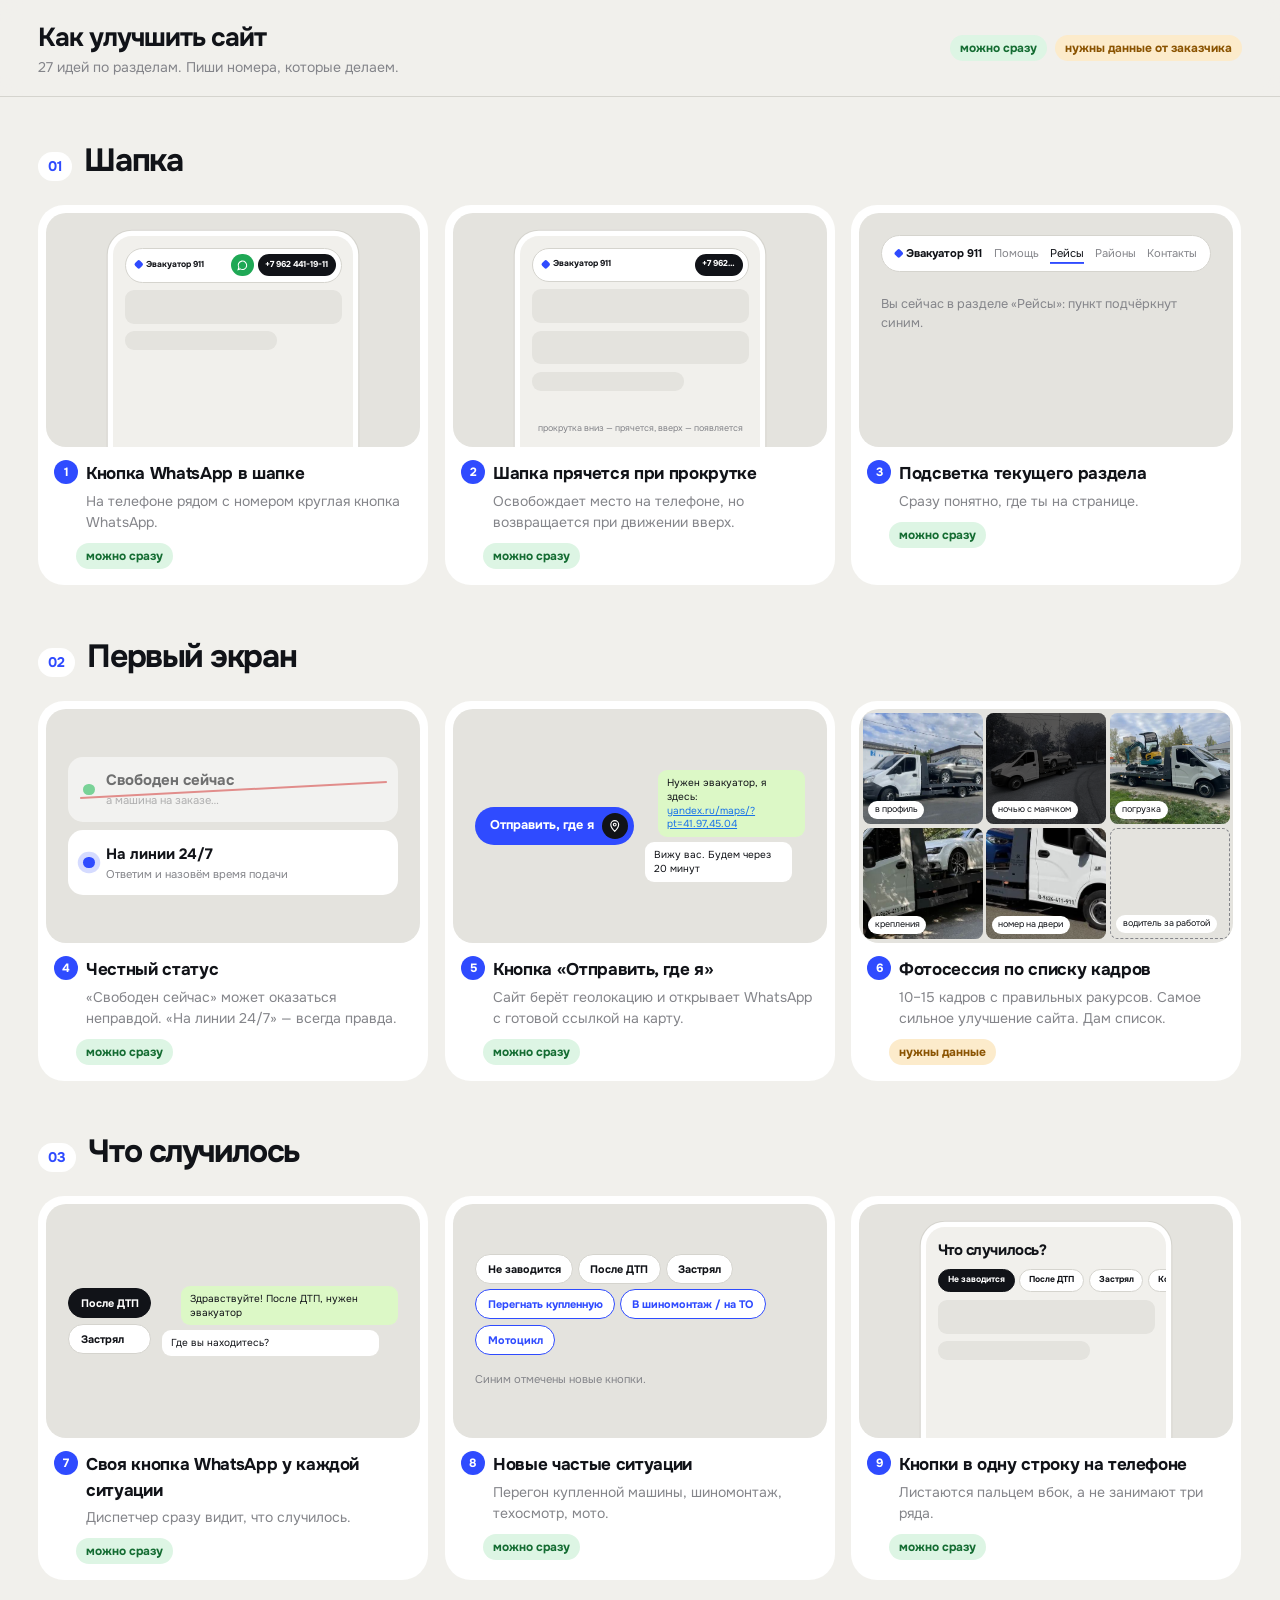
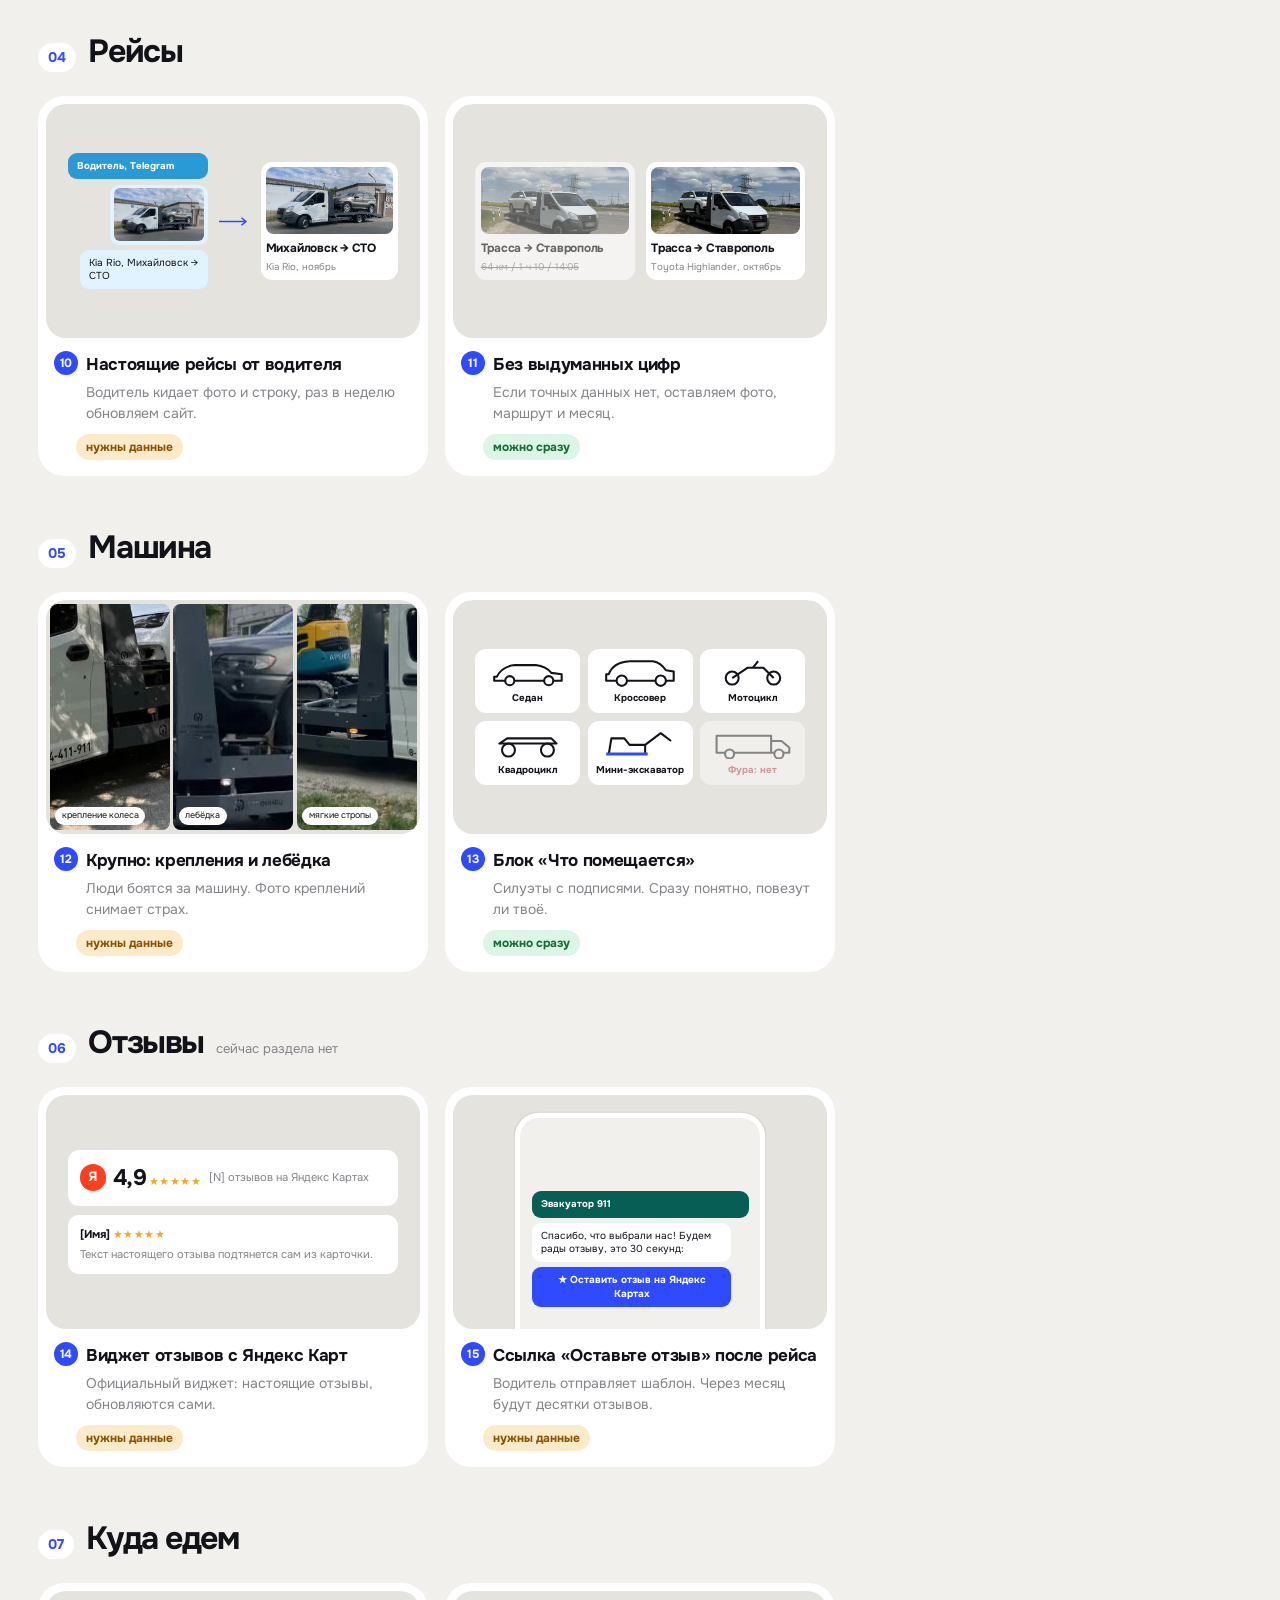
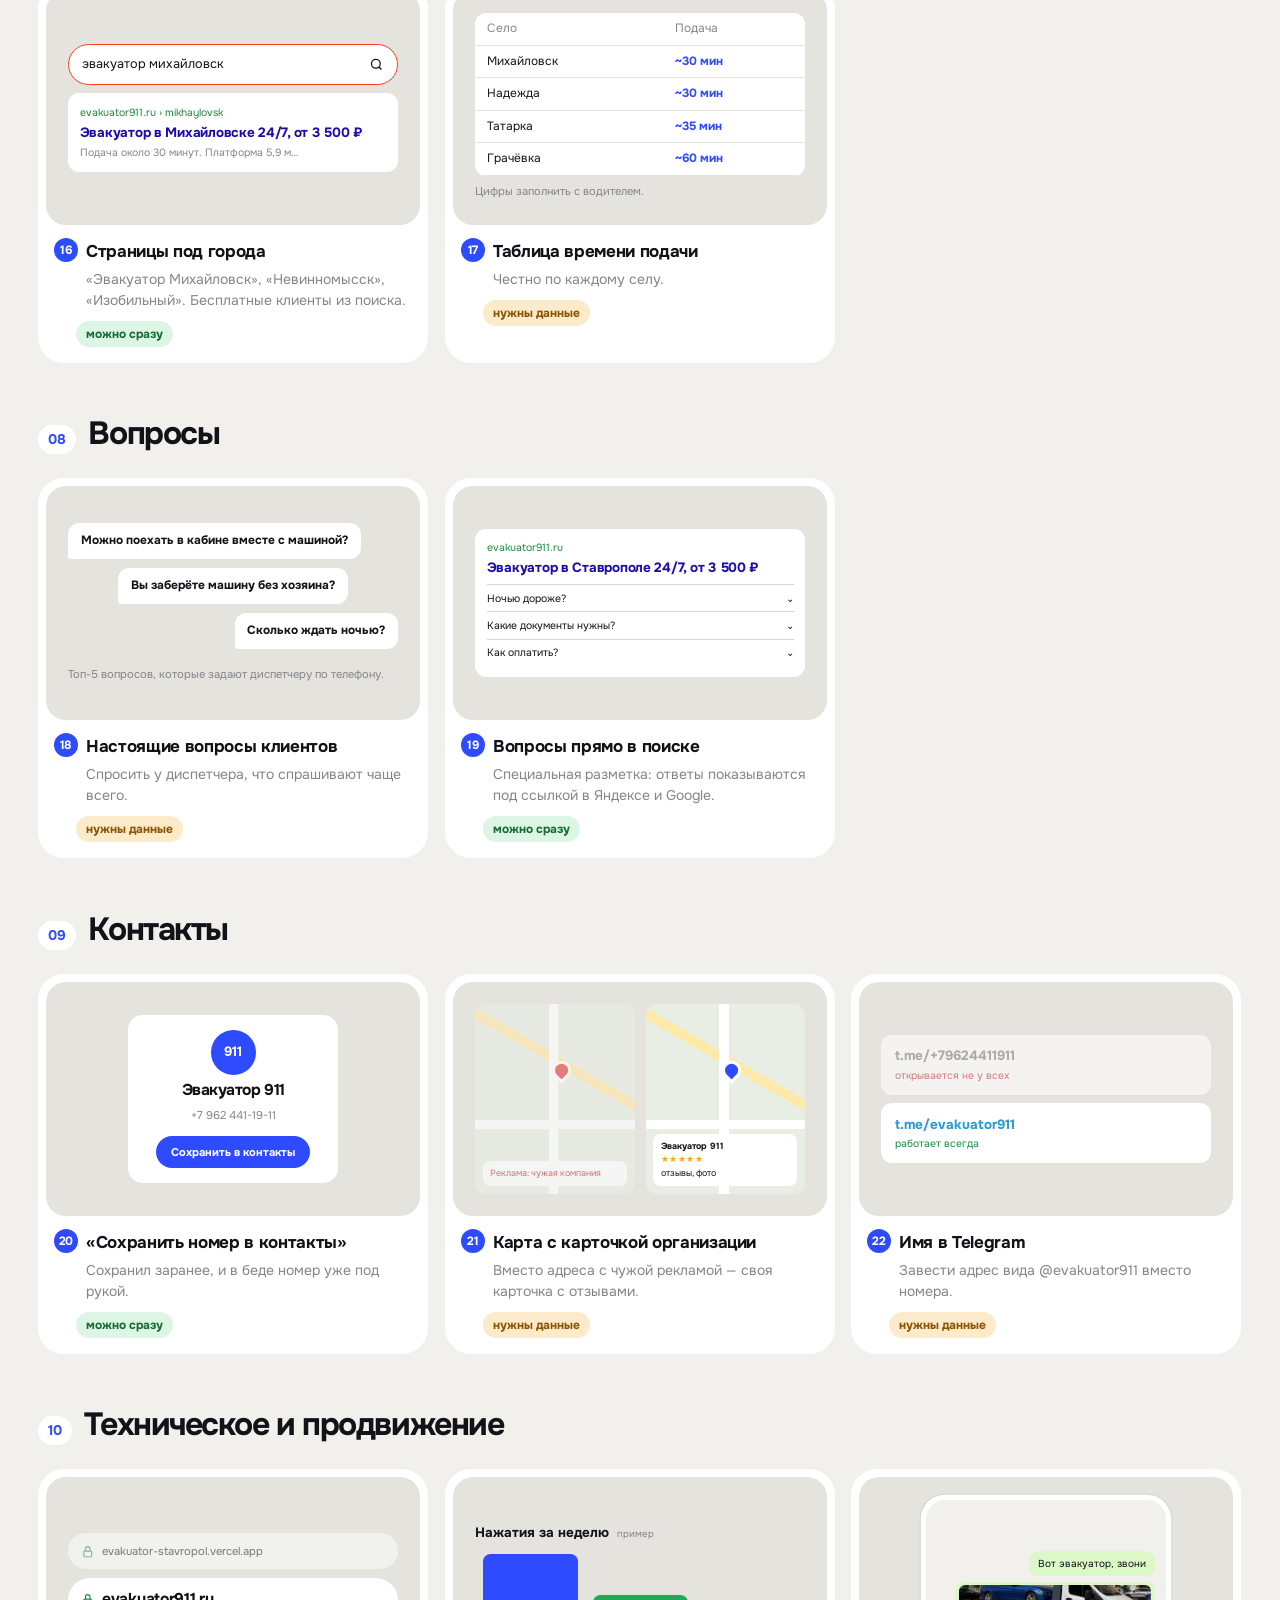
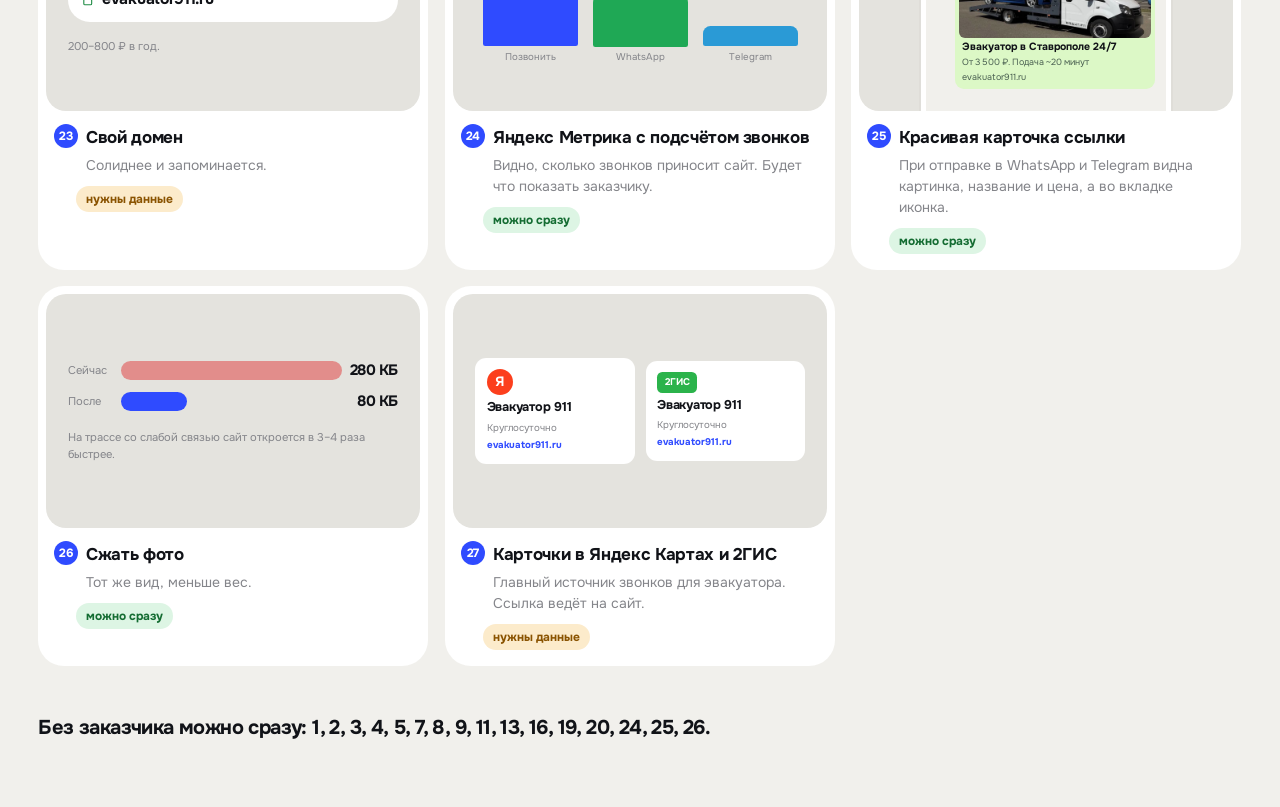
<file: ideas2.html>
<!doctype html>
<html lang="ru">
<head>
<meta charset="utf-8">
<meta name="viewport" content="width=device-width, initial-scale=1">
<title>Улучшения — доска</title>
<link rel="preconnect" href="https://fonts.googleapis.com">
<link rel="preconnect" href="https://fonts.gstatic.com" crossorigin>
<link href="https://fonts.googleapis.com/css2?family=Onest:wght@400;700&display=swap" rel="stylesheet">
<link rel="stylesheet" href="ideas2.css">
</head>
<body>

<header class="top">
  <div>
    <h1>Как улучшить сайт</h1>
    <p>27 идей по разделам. Пиши номера, которые делаем.</p>
  </div>
  <div class="legend"><span class="tag tag--go">можно сразу</span><span class="tag tag--need">нужны данные от заказчика</span></div>
</header>

<!-- ========== ШАПКА ========== -->
<section class="sec"><h2><b>01</b>Шапка</h2><div class="grid">

<article class="idea"><div class="m m-center">
  <div class="phone"><div class="hdr"><span class="lg"><i></i>Эвакуатор 911</span><span class="row"><span class="ic ic--wa"><svg viewBox="0 0 24 24"><path d="M4 20l1.3-4A8 8 0 1 1 8 18.7z"/></svg></span><span class="pill pill--ink">+7 962 441-19-11</span></span></div><div class="ghost"></div><div class="ghost s"></div></div>
</div><h3><span>1</span>Кнопка WhatsApp в шапке</h3><p>На телефоне рядом с номером круглая кнопка WhatsApp.</p><span class="tag tag--go">можно сразу</span></article>

<article class="idea"><div class="m m-center">
  <div class="phone"><div class="hdr hdr--hide"><span class="lg"><i></i>Эвакуатор 911</span><span class="pill pill--ink">+7 962…</span></div><div class="ghost"></div><div class="ghost"></div><div class="ghost s"></div><span class="arr">прокрутка вниз — прячется, вверх — появляется</span></div>
</div><h3><span>2</span>Шапка прячется при прокрутке</h3><p>Освобождает место на телефоне, но возвращается при движении вверх.</p><span class="tag tag--go">можно сразу</span></article>

<article class="idea"><div class="m m-pad">
  <div class="navbar"><span class="lg"><i></i>Эвакуатор 911</span><span class="links"><span>Помощь</span><span class="on">Рейсы</span><span>Районы</span><span>Контакты</span></span></div>
  <p class="cap">Вы сейчас в разделе «Рейсы»: пункт подчёркнут синим.</p>
</div><h3><span>3</span>Подсветка текущего раздела</h3><p>Сразу понятно, где ты на странице.</p><span class="tag tag--go">можно сразу</span></article>

</div></section>

<!-- ========== ПЕРВЫЙ ЭКРАН ========== -->
<section class="sec"><h2><b>02</b>Первый экран</h2><div class="grid">

<article class="idea"><div class="m m-pad m-col">
  <div class="status status--bad"><span class="dot g"></span><span><b>Свободен сейчас</b>а машина на заказе…</span></div>
  <div class="status"><span class="dot b"></span><span><b>На линии 24/7</b>Ответим и назовём время подачи</span></div>
</div><h3><span>4</span>Честный статус</h3><p>«Свободен сейчас» может оказаться неправдой. «На линии 24/7» — всегда правда.</p><span class="tag tag--go">можно сразу</span></article>

<article class="idea"><div class="m m-pad m-split">
  <div class="btn-main">Отправить, где я<i><svg viewBox="0 0 24 24"><path d="M12 22s7-6.2 7-12a7 7 0 1 0-14 0c0 5.8 7 12 7 12z"/><circle cx="12" cy="10" r="2.5"/></svg></i></div>
  <div class="chat"><p class="b me">Нужен эвакуатор, я здесь:<br><u>yandex.ru/maps/?pt=41.97,45.04</u></p><p class="b">Вижу вас. Будем через 20 минут</p></div>
</div><h3><span>5</span>Кнопка «Отправить, где я»</h3><p>Сайт берёт геолокацию и открывает WhatsApp с готовой ссылкой на карту.</p><span class="tag tag--go">можно сразу</span></article>

<article class="idea"><div class="m shots">
  <figure><img src="img/x5.jpg" alt=""><figcaption>в профиль</figcaption></figure>
  <figure class="night"><img src="img/bmwx2.jpg" alt=""><figcaption>ночью с маячком</figcaption></figure>
  <figure><img src="img/excavator.jpg" alt=""><figcaption>погрузка</figcaption></figure>
  <figure class="zoom"><img src="img/audi.jpg" alt=""><figcaption>крепления</figcaption></figure>
  <figure class="zoom2"><img src="img/bmw.jpg" alt=""><figcaption>номер на двери</figcaption></figure>
  <figure class="empty"><figcaption>водитель за работой</figcaption></figure>
</div><h3><span>6</span>Фотосессия по списку кадров</h3><p>10–15 кадров с правильных ракурсов. Самое сильное улучшение сайта. Дам список.</p><span class="tag tag--need">нужны данные</span></article>

</div></section>

<!-- ========== ЧТО СЛУЧИЛОСЬ ========== -->
<section class="sec"><h2><b>03</b>Что случилось</h2><div class="grid">

<article class="idea"><div class="m m-pad m-split">
  <div class="chips"><span class="chip on">После ДТП</span><span class="chip">Застрял</span></div>
  <div class="chat"><p class="b me">Здравствуйте! После ДТП, нужен эвакуатор</p><p class="b">Где вы находитесь?</p></div>
</div><h3><span>7</span>Своя кнопка WhatsApp у каждой ситуации</h3><p>Диспетчер сразу видит, что случилось.</p><span class="tag tag--go">можно сразу</span></article>

<article class="idea"><div class="m m-pad m-col">
  <div class="chips"><span class="chip">Не заводится</span><span class="chip">После ДТП</span><span class="chip">Застрял</span><span class="chip new">Перегнать купленную</span><span class="chip new">В шиномонтаж / на ТО</span><span class="chip new">Мотоцикл</span></div>
  <p class="cap">Синим отмечены новые кнопки.</p>
</div><h3><span>8</span>Новые частые ситуации</h3><p>Перегон купленной машины, шиномонтаж, техосмотр, мото.</p><span class="tag tag--go">можно сразу</span></article>

<article class="idea"><div class="m m-center">
  <div class="phone"><p class="ph-h">Что случилось?</p><div class="scroller"><div class="track"><span class="chip on">Не заводится</span><span class="chip">После ДТП</span><span class="chip">Застрял</span><span class="chip">Колёса</span><span class="chip">Межгород</span><span class="chip">Спецтехника</span></div></div><div class="ghost"></div><div class="ghost s"></div></div>
</div><h3><span>9</span>Кнопки в одну строку на телефоне</h3><p>Листаются пальцем вбок, а не занимают три ряда.</p><span class="tag tag--go">можно сразу</span></article>

</div></section>

<!-- ========== РЕЙСЫ ========== -->
<section class="sec"><h2><b>04</b>Рейсы</h2><div class="grid">

<article class="idea"><div class="m m-pad m-split">
  <div class="chat chat--tg"><p class="hd">Водитель, Telegram</p><p class="b me pic"><img src="img/x5.jpg" alt=""></p><p class="b me">Kia Rio, Михайловск → СТО</p></div>
  <div class="arrow-r"><svg viewBox="0 0 40 12"><path d="M0 6h36M30 1l6 5-6 5"/></svg></div>
  <div class="trip"><img src="img/x5.jpg" alt=""><b>Михайловск → СТО</b><span>Kia Rio, ноябрь</span></div>
</div><h3><span>10</span>Настоящие рейсы от водителя</h3><p>Водитель кидает фото и строку, раз в неделю обновляем сайт.</p><span class="tag tag--need">нужны данные</span></article>

<article class="idea"><div class="m m-pad m-split">
  <div class="trip trip--x"><img src="img/highlander.jpg" alt=""><b>Трасса → Ставрополь</b><span class="strike">64 км / 1 ч 10 / 14:05</span></div>
  <div class="trip"><img src="img/highlander.jpg" alt=""><b>Трасса → Ставрополь</b><span>Toyota Highlander, октябрь</span></div>
</div><h3><span>11</span>Без выдуманных цифр</h3><p>Если точных данных нет, оставляем фото, маршрут и месяц.</p><span class="tag tag--go">можно сразу</span></article>

</div></section>

<!-- ========== МАШИНА ========== -->
<section class="sec"><h2><b>05</b>Машина</h2><div class="grid">

<article class="idea"><div class="m macro">
  <figure><img src="img/audi.jpg" alt=""><figcaption>крепление колеса</figcaption></figure>
  <figure><img src="img/x5.jpg" alt=""><figcaption>лебёдка</figcaption></figure>
  <figure><img src="img/excavator.jpg" alt=""><figcaption>мягкие стропы</figcaption></figure>
</div><h3><span>12</span>Крупно: крепления и лебёдка</h3><p>Люди боятся за машину. Фото креплений снимает страх.</p><span class="tag tag--need">нужны данные</span></article>

<article class="idea"><div class="m m-pad fits">
  <div><svg viewBox="0 0 60 24"><path d="M6 16 Q10 8 20 7 L36 7 Q44 8 48 13 L56 14 V19 H4 V16Z"/><circle cx="16" cy="19" r="3.5"/><circle cx="46" cy="19" r="3.5"/></svg><span>Седан</span></div>
  <div><svg viewBox="0 0 60 24"><path d="M6 14 Q9 5 22 4 L40 4 Q46 5 50 11 L56 12 V19 H4 V14Z"/><circle cx="16" cy="19" r="4"/><circle cx="46" cy="19" r="4"/></svg><span>Кроссовер</span></div>
  <div><svg viewBox="0 0 60 24"><circle cx="14" cy="17" r="5"/><circle cx="46" cy="17" r="5"/><path d="M14 17 L26 9 H38 L46 17 M30 9 L34 4"/></svg><span>Мотоцикл</span></div>
  <div><svg viewBox="0 0 60 24"><circle cx="15" cy="17" r="5"/><circle cx="45" cy="17" r="5"/><path d="M8 12 H52 L48 8 H14Z"/></svg><span>Квадроцикл</span></div>
  <div><svg viewBox="0 0 60 24"><path d="M6 20 H34 V13 H22 L18 8 H8 Z M34 13 L46 4 L54 10"/><path d="M4 20 H36" class="thick"/></svg><span>Мини-экскаватор</span></div>
  <div class="no"><svg viewBox="0 0 60 24"><path d="M2 6 H44 V19 H2Z M44 10 H52 L58 15 V19 H44"/><circle cx="12" cy="20" r="3.5"/><circle cx="50" cy="20" r="3.5"/></svg><span>Фура: нет</span></div>
</div><h3><span>13</span>Блок «Что помещается»</h3><p>Силуэты с подписями. Сразу понятно, повезут ли твоё.</p><span class="tag tag--go">можно сразу</span></article>

</div></section>

<!-- ========== ОТЗЫВЫ ========== -->
<section class="sec"><h2><b>06</b>Отзывы <em>сейчас раздела нет</em></h2><div class="grid">

<article class="idea"><div class="m m-pad m-col">
  <div class="ya"><span class="ya__logo">Я</span><span><b>4,9</b> <span class="stars">★★★★★</span></span><span class="muted">[N] отзывов на Яндекс Картах</span></div>
  <div class="rv"><p><b>[Имя]</b> <span class="stars">★★★★★</span></p><p class="muted">Текст настоящего отзыва подтянется сам из карточки.</p></div>
</div><h3><span>14</span>Виджет отзывов с Яндекс Карт</h3><p>Официальный виджет: настоящие отзывы, обновляются сами.</p><span class="tag tag--need">нужны данные</span></article>

<article class="idea"><div class="m m-center">
  <div class="phone"><div class="chat"><p class="hd">Эвакуатор 911</p><p class="b">Спасибо, что выбрали нас! Будем рады отзыву, это 30 секунд:</p><p class="b link">★ Оставить отзыв на Яндекс Картах</p></div></div>
</div><h3><span>15</span>Ссылка «Оставьте отзыв» после рейса</h3><p>Водитель отправляет шаблон. Через месяц будут десятки отзывов.</p><span class="tag tag--need">нужны данные</span></article>

</div></section>

<!-- ========== КУДА ЕДЕМ ========== -->
<section class="sec"><h2><b>07</b>Куда едем</h2><div class="grid">

<article class="idea"><div class="m m-pad m-col">
  <div class="search"><span>эвакуатор михайловск</span><svg viewBox="0 0 24 24"><circle cx="11" cy="11" r="7"/><path d="M20 20l-4-4"/></svg></div>
  <div class="res"><p class="url">evakuator911.ru › mikhaylovsk</p><p class="ttl">Эвакуатор в Михайловске 24/7, от 3 500 ₽</p><p class="muted">Подача около 30 минут. Платформа 5,9 м…</p></div>
</div><h3><span>16</span>Страницы под города</h3><p>«Эвакуатор Михайловск», «Невинномысск», «Изобильный». Бесплатные клиенты из поиска.</p><span class="tag tag--go">можно сразу</span></article>

<article class="idea"><div class="m m-pad">
  <table class="tbl"><tr><th>Село</th><th>Подача</th></tr><tr><td>Михайловск</td><td>~30 мин</td></tr><tr><td>Надежда</td><td>~30 мин</td></tr><tr><td>Татарка</td><td>~35 мин</td></tr><tr><td>Грачёвка</td><td>~60 мин</td></tr></table>
  <p class="cap">Цифры заполнить с водителем.</p>
</div><h3><span>17</span>Таблица времени подачи</h3><p>Честно по каждому селу.</p><span class="tag tag--need">нужны данные</span></article>

</div></section>

<!-- ========== ВОПРОСЫ ========== -->
<section class="sec"><h2><b>08</b>Вопросы</h2><div class="grid">

<article class="idea"><div class="m m-pad m-col">
  <div class="q">Можно поехать в кабине вместе с машиной?</div>
  <div class="q">Вы заберёте машину без хозяина?</div>
  <div class="q">Сколько ждать ночью?</div>
  <p class="cap">Топ-5 вопросов, которые задают диспетчеру по телефону.</p>
</div><h3><span>18</span>Настоящие вопросы клиентов</h3><p>Спросить у диспетчера, что спрашивают чаще всего.</p><span class="tag tag--need">нужны данные</span></article>

<article class="idea"><div class="m m-pad m-col">
  <div class="res"><p class="url">evakuator911.ru</p><p class="ttl">Эвакуатор в Ставрополе 24/7, от 3 500 ₽</p>
    <div class="faqs"><p>Ночью дороже? <span>⌄</span></p><p>Какие документы нужны? <span>⌄</span></p><p>Как оплатить? <span>⌄</span></p></div></div>
</div><h3><span>19</span>Вопросы прямо в поиске</h3><p>Специальная разметка: ответы показываются под ссылкой в Яндексе и Google.</p><span class="tag tag--go">можно сразу</span></article>

</div></section>

<!-- ========== КОНТАКТЫ ========== -->
<section class="sec"><h2><b>09</b>Контакты</h2><div class="grid">

<article class="idea"><div class="m m-center">
  <div class="vc"><i>911</i><b>Эвакуатор 911</b><span>+7 962 441-19-11</span><span class="btn-main sm">Сохранить в контакты</span></div>
</div><h3><span>20</span>«Сохранить номер в контакты»</h3><p>Сохранил заранее, и в беде номер уже под рукой.</p><span class="tag tag--go">можно сразу</span></article>

<article class="idea"><div class="m m-split m-pad">
  <div class="map map--bad"><span class="pin"></span><p class="ad">Реклама: чужая компания</p></div>
  <div class="map"><span class="pin b"></span><p class="org"><b>Эвакуатор 911</b><span class="stars">★★★★★</span> отзывы, фото</p></div>
</div><h3><span>21</span>Карта с карточкой организации</h3><p>Вместо адреса с чужой рекламой — своя карточка с отзывами.</p><span class="tag tag--need">нужны данные</span></article>

<article class="idea"><div class="m m-pad m-col">
  <div class="tg tg--bad">t.me/+79624411911 <em>открывается не у всех</em></div>
  <div class="tg">t.me/evakuator911 <em>работает всегда</em></div>
</div><h3><span>22</span>Имя в Telegram</h3><p>Завести адрес вида @evakuator911 вместо номера.</p><span class="tag tag--need">нужны данные</span></article>

</div></section>

<!-- ========== ТЕХНИЧЕСКОЕ ========== -->
<section class="sec"><h2><b>10</b>Техническое и продвижение</h2><div class="grid">

<article class="idea"><div class="m m-pad m-col">
  <div class="url-bar bad"><svg viewBox="0 0 24 24"><rect x="5" y="11" width="14" height="10" rx="2"/><path d="M8 11V7a4 4 0 0 1 8 0v4"/></svg>evakuator-stavropol.vercel.app</div>
  <div class="url-bar"><svg viewBox="0 0 24 24"><rect x="5" y="11" width="14" height="10" rx="2"/><path d="M8 11V7a4 4 0 0 1 8 0v4"/></svg><b>evakuator911.ru</b></div>
  <p class="cap">200–800 ₽ в год.</p>
</div><h3><span>23</span>Свой домен</h3><p>Солиднее и запоминается.</p><span class="tag tag--need">нужны данные</span></article>

<article class="idea"><div class="m m-pad m-col">
  <p class="dash-h">Нажатия за неделю <em>пример</em></p>
  <div class="bars"><div><span class="bar" style="--h:82%"></span><em>Позвонить</em></div><div><span class="bar alt" style="--h:46%"></span><em>WhatsApp</em></div><div><span class="bar alt2" style="--h:18%"></span><em>Telegram</em></div></div>
</div><h3><span>24</span>Яндекс Метрика с подсчётом звонков</h3><p>Видно, сколько звонков приносит сайт. Будет что показать заказчику.</p><span class="tag tag--go">можно сразу</span></article>

<article class="idea"><div class="m m-center">
  <div class="phone"><div class="chat"><p class="b me">Вот эвакуатор, звони</p><div class="og"><img src="img/bmw.jpg" alt=""><b>Эвакуатор в Ставрополе 24/7</b><span>От 3 500 ₽. Подача ~20 минут</span><em>evakuator911.ru</em></div></div></div>
</div><h3><span>25</span>Красивая карточка ссылки</h3><p>При отправке в WhatsApp и Telegram видна картинка, название и цена, а во вкладке иконка.</p><span class="tag tag--go">можно сразу</span></article>

<article class="idea"><div class="m m-pad m-col">
  <div class="size"><span>Сейчас</span><i class="sz sz--big"></i><b>280 КБ</b></div>
  <div class="size"><span>После</span><i class="sz sz--small"></i><b>80 КБ</b></div>
  <p class="cap">На трассе со слабой связью сайт откроется в 3–4 раза быстрее.</p>
</div><h3><span>26</span>Сжать фото</h3><p>Тот же вид, меньше вес.</p><span class="tag tag--go">можно сразу</span></article>

<article class="idea"><div class="m m-pad m-split">
  <div class="biz"><span class="ya__logo">Я</span><b>Эвакуатор 911</b><span class="muted">Круглосуточно</span><span class="link">evakuator911.ru</span></div>
  <div class="biz biz--2g"><span class="g2">2ГИС</span><b>Эвакуатор 911</b><span class="muted">Круглосуточно</span><span class="link">evakuator911.ru</span></div>
</div><h3><span>27</span>Карточки в Яндекс Картах и 2ГИС</h3><p>Главный источник звонков для эвакуатора. Ссылка ведёт на сайт.</p><span class="tag tag--need">нужны данные</span></article>

</div></section>

<footer class="end">Без заказчика можно сразу: 1, 2, 3, 4, 5, 7, 8, 9, 11, 13, 16, 19, 20, 24, 25, 26.</footer>
</body>
</html>
</file>
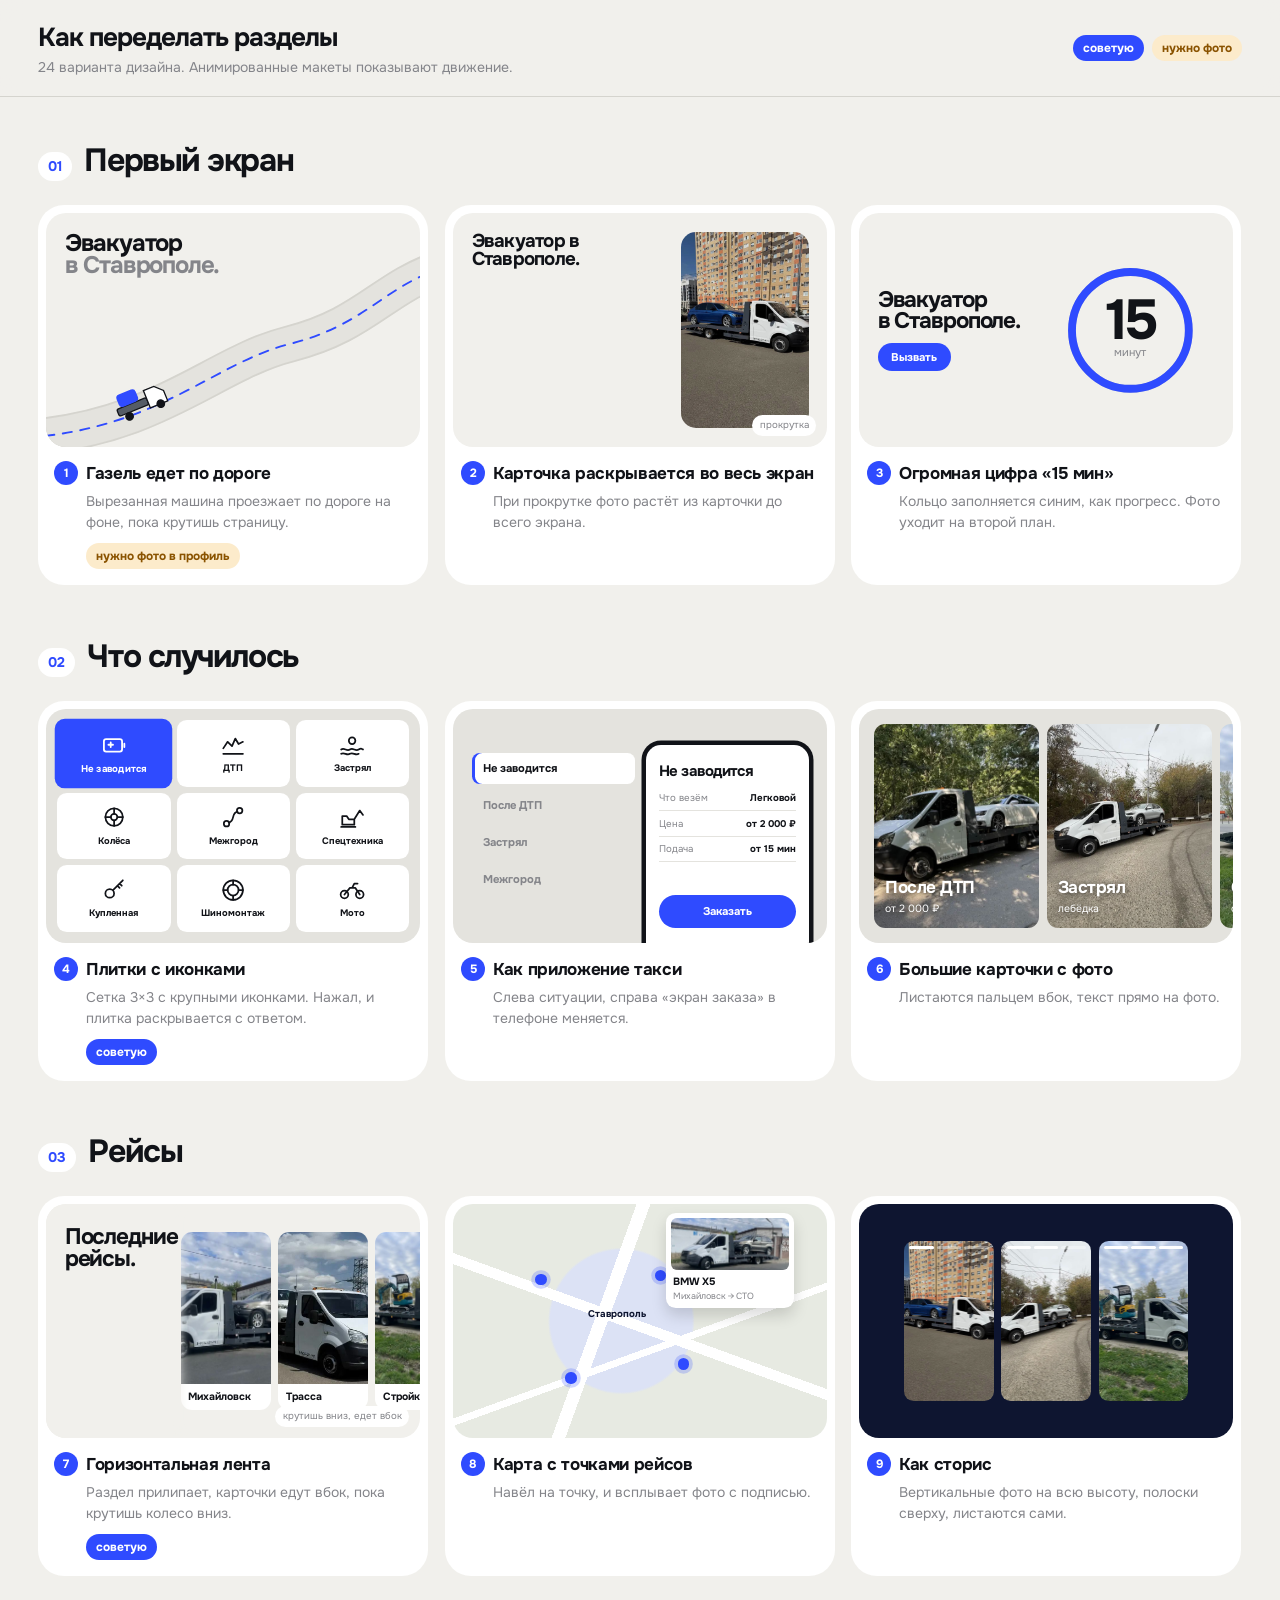
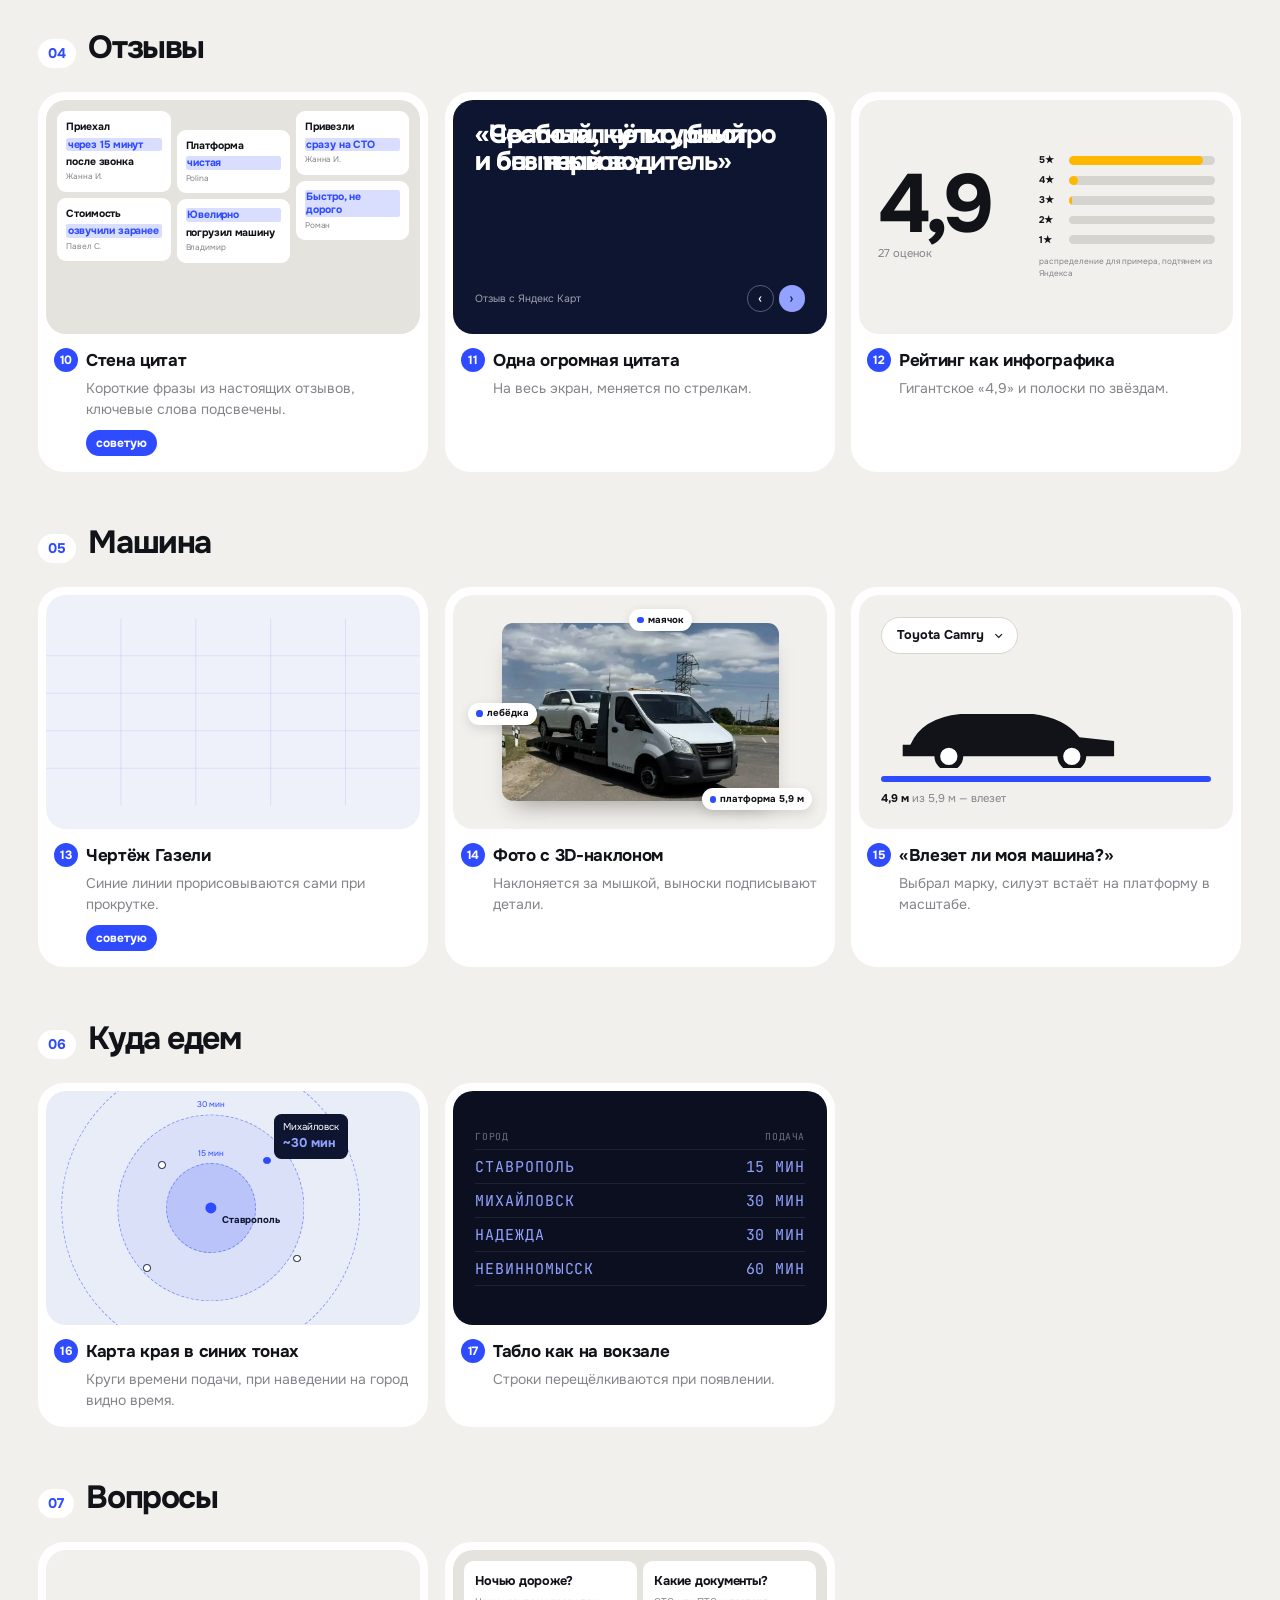
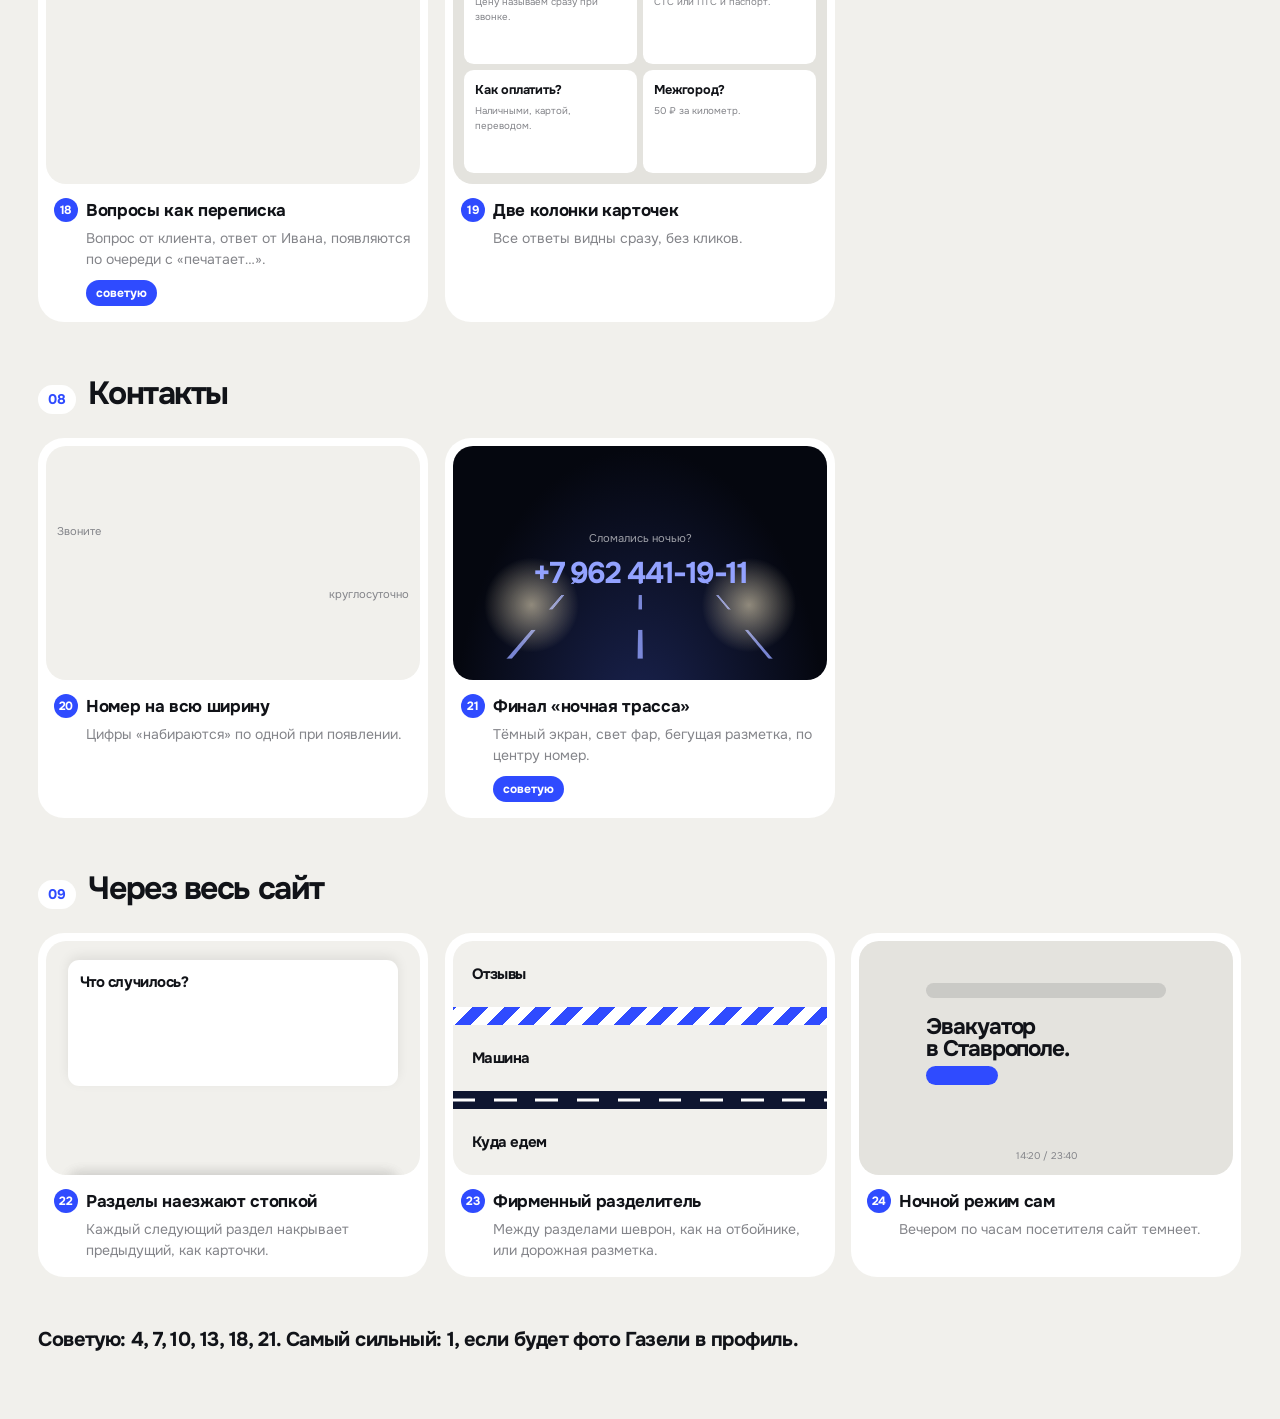
<file: ideas3.html>
<!doctype html>
<html lang="ru">
<head>
<meta charset="utf-8">
<meta name="viewport" content="width=device-width, initial-scale=1">
<title>Дизайн разделов — доска</title>
<link rel="preconnect" href="https://fonts.googleapis.com">
<link rel="preconnect" href="https://fonts.gstatic.com" crossorigin>
<link href="https://fonts.googleapis.com/css2?family=Onest:wght@400;700&family=JetBrains+Mono:wght@400&display=swap" rel="stylesheet">
<link rel="stylesheet" href="ideas3.css">
</head>
<body>

<header class="top">
  <div>
    <h1>Как переделать разделы</h1>
    <p>24 варианта дизайна. Анимированные макеты показывают движение.</p>
  </div>
  <div class="legend"><span class="tag tag--top">советую</span><span class="tag tag--need">нужно фото</span></div>
</header>

<!-- ===== ПЕРВЫЙ ЭКРАН ===== -->
<section class="sec"><h2><b>01</b>Первый экран</h2><div class="grid">

<article class="idea"><div class="m m1">
  <p class="m1__h">Эвакуатор<br><span>в Ставрополе.</span></p>
  <svg viewBox="0 0 400 250" aria-hidden="true">
    <path id="road1" class="rd-base" d="M-20 240 C 120 230, 180 160, 260 140 S 360 80, 420 60"/>
    <path class="rd-edge" d="M-20 240 C 120 230, 180 160, 260 140 S 360 80, 420 60"/>
    <path class="rd-dash" d="M-20 240 C 120 230, 180 160, 260 140 S 360 80, 420 60"/>
    <g class="truck-ic">
      <rect x="-26" y="-12" width="34" height="8" rx="2" class="plat"/>
      <path d="M8 -20 h12 l8 8 v12 h-20z" class="cab"/>
      <rect x="-22" y="-26" width="22" height="14" rx="4" class="car"/>
      <circle cx="-16" cy="0" r="4"/><circle cx="20" cy="0" r="4"/>
      <animateMotion dur="6s" repeatCount="indefinite" rotate="auto"><mpath href="#road1"/></animateMotion>
    </g>
  </svg>
</div><h3><span>1</span>Газель едет по дороге</h3><p>Вырезанная машина проезжает по дороге на фоне, пока крутишь страницу.</p><span class="tag tag--need">нужно фото в профиль</span></article>

<article class="idea"><div class="m m2">
  <p class="m2__h">Эвакуатор в Ставрополе.</p>
  <div class="m2__card"><img src="img/bmw.jpg" alt=""></div>
  <span class="scroll-hint">прокрутка</span>
</div><h3><span>2</span>Карточка раскрывается во весь экран</h3><p>При прокрутке фото растёт из карточки до всего экрана.</p></article>

<article class="idea"><div class="m m3">
  <div class="m3__text"><p>Эвакуатор<br>в Ставрополе.</p><span class="pill">Вызвать</span></div>
  <div class="ring"><svg viewBox="0 0 120 120"><circle cx="60" cy="60" r="52" class="r-bg"/><circle cx="60" cy="60" r="52" class="r-fg"/></svg><b>15</b><span>минут</span></div>
</div><h3><span>3</span>Огромная цифра «15 мин»</h3><p>Кольцо заполняется синим, как прогресс. Фото уходит на второй план.</p></article>

</div></section>

<!-- ===== ЧТО СЛУЧИЛОСЬ ===== -->
<section class="sec"><h2><b>02</b>Что случилось</h2><div class="grid">

<article class="idea"><div class="m m4">
  <div class="tile on"><svg viewBox="0 0 24 24"><rect x="3" y="7" width="16" height="11" rx="2"/><path d="M21 11v3M7 12h4M9 10v4"/></svg><span>Не заводится</span></div>
  <div class="tile"><svg viewBox="0 0 24 24"><path d="M3 15l4-6 4 4 3-7 3 5 4-2"/><path d="M3 20h18"/></svg><span>ДТП</span></div>
  <div class="tile"><svg viewBox="0 0 24 24"><path d="M2 16c3-2 5 2 8 0s5 2 8 0 3 0 4 0M2 20c3-2 5 2 8 0s5 2 8 0"/><circle cx="12" cy="8" r="3"/></svg><span>Застрял</span></div>
  <div class="tile"><svg viewBox="0 0 24 24"><circle cx="12" cy="12" r="8"/><circle cx="12" cy="12" r="3"/><path d="M12 4v5M12 15v5M4 12h5M15 12h5"/></svg><span>Колёса</span></div>
  <div class="tile"><svg viewBox="0 0 24 24"><circle cx="6" cy="18" r="2.5"/><circle cx="18" cy="6" r="2.5"/><path d="M8 17c6-1 2-9 8-10"/></svg><span>Межгород</span></div>
  <div class="tile"><svg viewBox="0 0 24 24"><path d="M3 19h11v-5H9l-2-3H3zM14 14l5-8 3 4"/><path d="M2 21h13"/></svg><span>Спецтехника</span></div>
  <div class="tile"><svg viewBox="0 0 24 24"><circle cx="8" cy="15" r="4"/><path d="M11 12l9-9M17 6l2 2M15 8l2 2"/></svg><span>Купленная</span></div>
  <div class="tile"><svg viewBox="0 0 24 24"><circle cx="12" cy="12" r="9"/><circle cx="12" cy="12" r="5"/><path d="M12 3v4M12 17v4M3 12h4M17 12h4"/></svg><span>Шиномонтаж</span></div>
  <div class="tile"><svg viewBox="0 0 24 24"><circle cx="5" cy="16" r="3.5"/><circle cx="19" cy="16" r="3.5"/><path d="M5 16l5-6h5l4 6M12 10l2-4h3"/></svg><span>Мото</span></div>
</div><h3><span>4</span>Плитки с иконками</h3><p>Сетка 3×3 с крупными иконками. Нажал, и плитка раскрывается с ответом.</p><span class="tag tag--top">советую</span></article>

<article class="idea"><div class="m m5">
  <ul class="m5__list"><li class="on">Не заводится</li><li>После ДТП</li><li>Застрял</li><li>Межгород</li></ul>
  <div class="m5__phone">
    <p class="m5__ttl">Не заводится</p>
    <p class="m5__row"><span>Что везём</span><b>Легковой</b></p>
    <p class="m5__row"><span>Цена</span><b>от 2 000 ₽</b></p>
    <p class="m5__row"><span>Подача</span><b>от 15 мин</b></p>
    <span class="m5__btn">Заказать</span>
  </div>
</div><h3><span>5</span>Как приложение такси</h3><p>Слева ситуации, справа «экран заказа» в телефоне меняется.</p></article>

<article class="idea"><div class="m m6">
  <div class="slides">
    <div class="sl"><img src="img/audi.jpg" alt=""><p><b>После ДТП</b>от 2 000 ₽</p></div>
    <div class="sl"><img src="img/bmwx2.jpg" alt=""><p><b>Застрял</b>лебёдка</p></div>
    <div class="sl"><img src="img/excavator.jpg" alt=""><p><b>Спецтехника</b>от 3 700 ₽</p></div>
  </div>
</div><h3><span>6</span>Большие карточки с фото</h3><p>Листаются пальцем вбок, текст прямо на фото.</p></article>

</div></section>

<!-- ===== РЕЙСЫ ===== -->
<section class="sec"><h2><b>03</b>Рейсы</h2><div class="grid">

<article class="idea"><div class="m m7">
  <p class="m7__h">Последние<br>рейсы.</p>
  <div class="m7__track">
    <div class="tc"><img src="img/x5.jpg" alt=""><b>Михайловск</b></div>
    <div class="tc"><img src="img/highlander.jpg" alt=""><b>Трасса</b></div>
    <div class="tc"><img src="img/excavator.jpg" alt=""><b>Стройка</b></div>
    <div class="tc"><img src="img/audi.jpg" alt=""><b>Дилер</b></div>
    <div class="tc"><img src="img/bmw.jpg" alt=""><b>СТО</b></div>
  </div>
  <span class="scroll-hint">крутишь вниз, едет вбок</span>
</div><h3><span>7</span>Горизонтальная лента</h3><p>Раздел прилипает, карточки едут вбок, пока крутишь колесо вниз.</p><span class="tag tag--top">советую</span></article>

<article class="idea"><div class="m m8">
  <span class="pt p1"></span><span class="pt p2"></span><span class="pt p3 on"></span><span class="pt p4"></span>
  <div class="pop"><img src="img/x5.jpg" alt=""><p><b>BMW X5</b>Михайловск → СТО</p></div>
  <span class="m8__city">Ставрополь</span>
</div><h3><span>8</span>Карта с точками рейсов</h3><p>Навёл на точку, и всплывает фото с подписью.</p></article>

<article class="idea"><div class="m m9">
  <div class="st"><span class="bars"><i class="a1"></i><i></i><i></i></span><img src="img/bmw.jpg" alt=""></div>
  <div class="st"><span class="bars"><i class="f"></i><i class="a2"></i><i></i></span><img src="img/bmwx2.jpg" alt=""></div>
  <div class="st"><span class="bars"><i class="f"></i><i class="f"></i><i class="a3"></i></span><img src="img/excavator.jpg" alt=""></div>
</div><h3><span>9</span>Как сторис</h3><p>Вертикальные фото на всю высоту, полоски сверху, листаются сами.</p></article>

</div></section>

<!-- ===== ОТЗЫВЫ ===== -->
<section class="sec"><h2><b>04</b>Отзывы</h2><div class="grid">

<article class="idea"><div class="m m10">
  <div class="qcol">
    <p class="qq">Приехал <mark>через 15 минут</mark> после звонка<em>Жанна И.</em></p>
    <p class="qq">Стоимость <mark>озвучили заранее</mark><em>Павел С.</em></p>
  </div>
  <div class="qcol">
    <p class="qq">Платформа <mark>чистая</mark><em>Polina</em></p>
    <p class="qq"><mark>Ювелирно</mark> погрузил машину<em>Владимир</em></p>
  </div>
  <div class="qcol">
    <p class="qq">Привезли <mark>сразу на СТО</mark><em>Жанна И.</em></p>
    <p class="qq"><mark>Быстро, не дорого</mark><em>Роман</em></p>
  </div>
</div><h3><span>10</span>Стена цитат</h3><p>Короткие фразы из настоящих отзывов, ключевые слова подсвечены.</p><span class="tag tag--top">советую</span></article>

<article class="idea"><div class="m m11">
  <div class="bq"><p class="q1">«Честный, культурный и&nbsp;опытный водитель»</p><p class="q2">«Сработал чётко, быстро и&nbsp;без нервов»</p></div>
  <div class="m11__ft"><span class="who">Отзыв с Яндекс Карт</span><span class="nav-arr"><i>‹</i><i>›</i></span></div>
</div><h3><span>11</span>Одна огромная цитата</h3><p>На весь экран, меняется по стрелкам.</p></article>

<article class="idea"><div class="m m12">
  <div class="m12__big"><b>4,9</b><span>27 оценок</span></div>
  <div class="dist">
    <p><span>5★</span><i style="--w:92%"></i></p>
    <p><span>4★</span><i style="--w:6%"></i></p>
    <p><span>3★</span><i style="--w:2%"></i></p>
    <p><span>2★</span><i style="--w:0%"></i></p>
    <p><span>1★</span><i style="--w:0%"></i></p>
    <em>распределение для примера, подтянем из Яндекса</em>
  </div>
</div><h3><span>12</span>Рейтинг как инфографика</h3><p>Гигантское «4,9» и полоски по звёздам.</p></article>

</div></section>

<!-- ===== МАШИНА ===== -->
<section class="sec"><h2><b>05</b>Машина</h2><div class="grid">

<article class="idea"><div class="m m13">
  <svg viewBox="0 0 400 200" aria-hidden="true">
    <g class="bp-grid"><path d="M0 40H400M0 80H400M0 120H400M0 160H400M80 0V200M160 0V200M240 0V200M320 0V200"/></g>
    <g class="bp">
      <path d="M30 128 L40 114 H290 V128 Z"/>
      <path d="M290 74 H338 L366 104 V142 H290 Z"/>
      <path d="M298 82 H332 L352 104 H298 Z"/>
      <path d="M30 128 H366 V142 H30"/>
      <circle cx="84" cy="148" r="15"/><circle cx="116" cy="148" r="15"/><circle cx="330" cy="148" r="15"/>
    </g>
    <g class="dim"><path d="M40 52H290M40 44V60M290 44V60"/><text x="140" y="40">5,9 м</text></g>
    <g class="dim d2"><path d="M384 74V142M378 74H390M378 142H390"/><text x="350" y="64">2,2 м</text></g>
  </svg>
</div><h3><span>13</span>Чертёж Газели</h3><p>Синие линии прорисовываются сами при прокрутке.</p><span class="tag tag--top">советую</span></article>

<article class="idea"><div class="m m14">
  <div class="tilt"><img src="img/highlander.jpg" alt=""></div>
  <span class="co c1"><i></i>маячок</span>
  <span class="co c2"><i></i>лебёдка</span>
  <span class="co c3"><i></i>платформа 5,9 м</span>
</div><h3><span>14</span>Фото с 3D-наклоном</h3><p>Наклоняется за мышкой, выноски подписывают детали.</p></article>

<article class="idea"><div class="m m15">
  <span class="sel">Toyota Camry<svg viewBox="0 0 24 24"><path d="M6 9l6 6 6-6"/></svg></span>
  <div class="deck">
    <svg class="car" viewBox="0 0 120 40"><path d="M8 28 Q14 14 34 12 L72 12 Q88 14 96 24 L114 26 V34 H4 V28Z"/><circle cx="28" cy="34" r="6"/><circle cx="92" cy="34" r="6"/></svg>
    <i class="deck__line"></i>
    <span class="deck__ruler"><b>4,9 м</b> из 5,9 м — влезет</span>
  </div>
</div><h3><span>15</span>«Влезет ли моя машина?»</h3><p>Выбрал марку, силуэт встаёт на платформу в масштабе.</p></article>

</div></section>

<!-- ===== КУДА ЕДЕМ ===== -->
<section class="sec"><h2><b>06</b>Куда едем</h2><div class="grid">

<article class="idea"><div class="m m16">
  <span class="c c60"><em>60 мин</em></span><span class="c c30"><em>30 мин</em></span><span class="c c15"><em>15 мин</em></span>
  <span class="ctr"></span><span class="lbl l0">Ставрополь</span>
  <span class="town t1"></span><span class="town t2 on"></span><span class="town t3"></span><span class="town t4"></span>
  <span class="tip">Михайловск<b>~30 мин</b></span>
</div><h3><span>16</span>Карта края в синих тонах</h3><p>Круги времени подачи, при наведении на город видно время.</p></article>

<article class="idea"><div class="m m17">
  <p class="hd"><span>ГОРОД</span><span>ПОДАЧА</span></p>
  <p><span class="fl">СТАВРОПОЛЬ</span><span class="fl">15 МИН</span></p>
  <p><span class="fl d1">МИХАЙЛОВСК</span><span class="fl d1">30 МИН</span></p>
  <p><span class="fl d2">НАДЕЖДА</span><span class="fl d2">30 МИН</span></p>
  <p><span class="fl d3">НЕВИННОМЫССК</span><span class="fl d3">60 МИН</span></p>
</div><h3><span>17</span>Табло как на вокзале</h3><p>Строки перещёлкиваются при появлении.</p></article>

</div></section>

<!-- ===== ВОПРОСЫ ===== -->
<section class="sec"><h2><b>07</b>Вопросы</h2><div class="grid">

<article class="idea"><div class="m m18">
  <p class="bb me">Ночью дороже?</p>
  <p class="bb">Нет, цену назову сразу по&nbsp;телефону.<em>Иван</em></p>
  <p class="bb me">Отвезёте сразу в сервис?</p>
  <p class="bb typing"><i></i><i></i><i></i></p>
</div><h3><span>18</span>Вопросы как переписка</h3><p>Вопрос от клиента, ответ от Ивана, появляются по очереди с «печатает…».</p><span class="tag tag--top">советую</span></article>

<article class="idea"><div class="m m19">
  <div class="fc"><b>Ночью дороже?</b><p>Цену называем сразу при звонке.</p></div>
  <div class="fc"><b>Какие документы?</b><p>СТС или ПТС и паспорт.</p></div>
  <div class="fc"><b>Как оплатить?</b><p>Наличными, картой, переводом.</p></div>
  <div class="fc"><b>Межгород?</b><p>50 ₽ за километр.</p></div>
</div><h3><span>19</span>Две колонки карточек</h3><p>Все ответы видны сразу, без кликов.</p></article>

</div></section>

<!-- ===== КОНТАКТЫ ===== -->
<section class="sec"><h2><b>08</b>Контакты</h2><div class="grid">

<article class="idea"><div class="m m20">
  <span class="m20__l">Звоните</span>
  <p class="digits"><i>+7</i><i>&nbsp;962</i><i>&nbsp;441</i><i>-19</i><i>-11</i></p>
  <span class="m20__r">круглосуточно</span>
</div><h3><span>20</span>Номер на всю ширину</h3><p>Цифры «набираются» по одной при появлении.</p></article>

<article class="idea"><div class="m m21">
  <div class="lanes"><i></i><i></i><i></i></div>
  <span class="lamp l"></span><span class="lamp r"></span>
  <div class="m21__txt"><span>Сломались ночью?</span><b>+7 962 441-19-11</b></div>
</div><h3><span>21</span>Финал «ночная трасса»</h3><p>Тёмный экран, свет фар, бегущая разметка, по центру номер.</p><span class="tag tag--top">советую</span></article>

</div></section>

<!-- ===== ЧЕРЕЗ ВЕСЬ САЙТ ===== -->
<section class="sec"><h2><b>09</b>Через весь сайт</h2><div class="grid">

<article class="idea"><div class="m m22">
  <div class="stk s1"><b>Что случилось?</b></div>
  <div class="stk s2"><b>Рейсы</b></div>
  <div class="stk s3"><b>Отзывы</b></div>
</div><h3><span>22</span>Разделы наезжают стопкой</h3><p>Каждый следующий раздел накрывает предыдущий, как карточки.</p></article>

<article class="idea"><div class="m m23">
  <div class="blk">Отзывы</div>
  <div class="chev"></div>
  <div class="blk">Машина</div>
  <div class="dash"></div>
  <div class="blk">Куда едем</div>
</div><h3><span>23</span>Фирменный разделитель</h3><p>Между разделами шеврон, как на отбойнике, или дорожная разметка.</p></article>

<article class="idea"><div class="m m24">
  <div class="mini">
    <span class="mini__nav"></span>
    <b>Эвакуатор<br>в Ставрополе.</b>
    <span class="mini__btn"></span>
    <span class="sun"></span>
  </div>
  <span class="clock">14:20 / 23:40</span>
</div><h3><span>24</span>Ночной режим сам</h3><p>Вечером по часам посетителя сайт темнеет.</p></article>

</div></section>

<footer class="end">Советую: 4, 7, 10, 13, 18, 21. Самый сильный: 1, если будет фото Газели в профиль.</footer>
</body>
</html>
</file>
<file: styles.css>
/* ===== Шрифт Onest: свой хостинг, без Google (вариативный, 400–700) ===== */
@font-face { font-family: "Onest"; font-style: normal; font-weight: 400 700; font-display: swap; src: url("fonts/onest-cyrillic-ext.woff2") format("woff2"); unicode-range: U+0460-052F, U+1C80-1C8A, U+20B4, U+2DE0-2DFF, U+A640-A69F, U+FE2E-FE2F; }
@font-face { font-family: "Onest"; font-style: normal; font-weight: 400 700; font-display: swap; src: url("fonts/onest-cyrillic.woff2") format("woff2"); unicode-range: U+0301, U+0400-045F, U+0490-0491, U+04B0-04B1, U+2116; }
@font-face { font-family: "Onest"; font-style: normal; font-weight: 400 700; font-display: swap; src: url("fonts/onest-latin-ext.woff2") format("woff2"); unicode-range: U+0100-02BA, U+02BD-02C5, U+02C7-02CC, U+02CE-02D7, U+02DD-02FF, U+0304, U+0308, U+0329, U+1D00-1DBF, U+1E00-1E9F, U+1EF2-1EFF, U+2020, U+20A0-20AB, U+20AD-20C4, U+2113, U+2C60-2C7F, U+A720-A7FF; }
@font-face { font-family: "Onest"; font-style: normal; font-weight: 400 700; font-display: swap; src: url("fonts/onest-latin.woff2") format("woff2"); unicode-range: U+0000-00FF, U+0131, U+0152-0153, U+02BB-02BC, U+02C6, U+02DA, U+02DC, U+0304, U+0308, U+0329, U+2000-206F, U+20AC, U+2122, U+2191, U+2193, U+2212, U+2215, U+FEFF, U+FFFD; }

/* ===== Цвета: кобальт ===== */
:root {
  --bg:#F1F0EC; --soft:#E4E3DE; --line:#D5D4CE; --ink:#111318; --grey:#84858A;
  --acc:#2F4BFF; --acc-ink:#FFFFFF; --dark:#0E1530; --acc-dark:#93A2FF;
  --ease: cubic-bezier(.22, 1, .36, 1);
  --pad: clamp(16px, 3.6vw, 48px);
  --max: 1320px;
  --r-card: 32px;
  --r-tile: 24px;
}

/* ===== База ===== */
*, *::before, *::after { box-sizing: border-box; }
html { -webkit-text-size-adjust: 100%; scroll-behavior: smooth; scroll-padding-top: 96px; overflow-x: clip; }
body {
  margin: 0; background: var(--bg); color: var(--ink);
  font: 400 17px/1.55 "Onest", system-ui, sans-serif;
  -webkit-font-smoothing: antialiased;
  transition: background-color .6s var(--ease), color .6s var(--ease);
}
/* лёгкое зерно поверх всего */
body::after {
  content: ""; position: fixed; inset: 0; z-index: 100; pointer-events: none; opacity: .07; mix-blend-mode: multiply;
  background-image: url("data:image/svg+xml,%3Csvg xmlns='http://www.w3.org/2000/svg' width='160' height='160'%3E%3Cfilter id='n'%3E%3CfeTurbulence type='fractalNoise' baseFrequency='.9' numOctaves='3' stitchTiles='stitch'/%3E%3C/filter%3E%3Crect width='100%25' height='100%25' filter='url(%23n)'/%3E%3C/svg%3E");
}
::selection { background: var(--acc); color: var(--acc-ink); }
img { display: block; max-width: 100%; }
a { color: inherit; }
p { margin: 0; text-wrap: pretty; }
h1, h2, h3 { margin: 0; font-weight: 700; text-wrap: balance; hyphens: none; }

h1 { font-size: clamp(2.6rem, 6vw, 6.4rem); line-height: .92; letter-spacing: -.05em; }
h2 { font-size: clamp(2.1rem, 4.4vw, 4.4rem); line-height: .95; letter-spacing: -.045em; max-width: 16ch; }
h2 span { display: block; color: var(--grey); }
h3 { font-size: clamp(22px, 2vw, 28px); line-height: 1.08; letter-spacing: -.03em; }

main > section { position: relative; width: min(var(--max), 100% - 2 * var(--pad)); margin-inline: auto; }

/* ===== Кнопки ===== */
.btn {
  display: inline-flex; align-items: center; justify-content: center; gap: 14px;
  min-height: 60px; padding: 0 28px;
  border-radius: 999px; border: 0;
  font: 700 16px/1 "Onest", sans-serif; letter-spacing: -.01em;
  text-decoration: none; white-space: nowrap; cursor: pointer;
  transition: transform 620ms var(--ease), background-color 320ms var(--ease), box-shadow 500ms var(--ease), color 320ms;
  -webkit-tap-highlight-color: transparent;
}
.btn--main {
  position: relative; overflow: hidden; isolation: isolate;
  background: var(--acc); color: var(--acc-ink); padding: 0 8px 0 28px;
  box-shadow: 0 12px 30px -14px color-mix(in srgb, var(--acc) 90%, transparent);
}
/* блик, пробегающий по кнопке */
.btn--main::before {
  content: ""; position: absolute; inset: 0; z-index: -1;
  background: linear-gradient(105deg, transparent 35%, rgba(255,255,255,.45) 50%, transparent 65%);
  transform: translateX(-120%); transition: transform 900ms var(--ease);
}
.btn--main:hover::before { transform: translateX(120%); }
.btn--main:hover { transform: translateY(-3px); box-shadow: 0 20px 40px -16px color-mix(in srgb, var(--acc) 95%, transparent); }
.btn--main:active { transform: scale(.97); }
.btn__dot {
  width: 44px; height: 44px; border-radius: 50%; background: var(--ink); color: var(--bg);
  display: grid; place-items: center; flex: none;
  transition: transform 520ms var(--ease);
}
.btn__dot svg { width: 19px; height: 19px; fill: none; stroke: currentColor; stroke-width: 1.8; stroke-linecap: round; stroke-linejoin: round; }
.btn--main:hover .btn__dot { transform: rotate(-14deg) scale(1.08); }
.btn--line { background: transparent; color: var(--ink); box-shadow: inset 0 0 0 1.5px var(--line); }
.btn--line:hover { box-shadow: inset 0 0 0 1.5px var(--ink); transform: translateY(-2px); }
.btn--light { background: rgba(255, 255, 255, .1); color: #fff; }
.btn--light:hover { background: rgba(255, 255, 255, .2); transform: translateY(-2px); }

.cta { display: flex; flex-wrap: wrap; gap: 10px; }
.cta__note { margin-top: 16px; font-size: 14px; color: var(--grey); }

/* ===== Шапка-капсула ===== */
.nav {
  position: sticky; top: 12px; z-index: 30;
  width: min(var(--max), 100% - 2 * var(--pad)); margin: 12px auto 0;
  display: flex; align-items: center; gap: 24px;
  padding: 8px 8px 8px 20px;
  background: color-mix(in srgb, var(--bg) 80%, transparent);
  backdrop-filter: blur(16px) saturate(1.4); -webkit-backdrop-filter: blur(16px) saturate(1.4);
  border: 1px solid var(--line); border-radius: 999px;
}
.nav__logo { display: flex; align-items: center; gap: 10px; font-weight: 700; letter-spacing: -.02em; text-decoration: none; }
.nav__mark { width: 14px; height: 14px; border-radius: 4px; background: var(--acc); transform: rotate(45deg); transition: transform 900ms var(--ease); }
.nav__logo:hover .nav__mark { transform: rotate(225deg); }
.nav__links { display: flex; gap: 26px; margin-left: auto; }
.nav__links a { position: relative; font-size: 15px; color: var(--grey); text-decoration: none; transition: color 320ms; }
.nav__links a::after { content: ""; position: absolute; left: 0; right: 0; bottom: -4px; height: 1.5px; background: var(--ink); transform: scaleX(0); transform-origin: right; transition: transform 500ms var(--ease); }
.nav__links a:hover { color: var(--ink); }
.nav__links a:hover::after { transform: scaleX(1); transform-origin: left; }
.nav__phone {
  padding: 13px 20px; border-radius: 999px; background: var(--ink); color: var(--bg);
  font-weight: 700; font-size: 15px; text-decoration: none; white-space: nowrap;
  transition: transform 620ms var(--ease);
}
.nav__phone:hover { transform: translateY(-2px); }

/* ===== Первый экран ===== */
.hero {
  min-height: calc(100svh - 84px);
  display: grid; grid-template-columns: 1.15fr .85fr; align-items: center; gap: clamp(24px, 4vw, 72px);
  padding: 32px 0 56px;
}
.hero > *:not(.hero__bg) { position: relative; z-index: 1; }

.hero__bg { position: absolute; z-index: 0; top: -110px; bottom: 0; left: 50%; width: 100vw; translate: -50% 0; overflow: hidden; pointer-events: none; }
.road { position: absolute; inset: 0; width: 100%; height: 100%; opacity: 0; transform: translateY(40px); transition: opacity 1.4s var(--ease) .2s, transform 1.6s var(--ease) .2s; }
.hero.is-in .road { opacity: 1; transform: none; }
.road path { fill: none; stroke-linecap: round; }
.road__base { stroke: var(--line); stroke-width: 150; }
.road__edge { stroke: var(--soft); stroke-width: 138; }
.road__dash { stroke: var(--acc); stroke-width: 5; stroke-dasharray: 34 30; animation: drive 1.6s linear infinite; }
.dots {
  position: absolute; inset: 0;
  background-image: radial-gradient(color-mix(in srgb, var(--ink) 22%, transparent) 1.2px, transparent 1.4px);
  background-size: 22px 22px;
  -webkit-mask-image: radial-gradient(ellipse 50% 60% at 18% 30%, #000, transparent 70%);
  mask-image: radial-gradient(ellipse 50% 60% at 18% 30%, #000, transparent 70%);
  opacity: .7;
}

/* заголовок по строкам */
.lines .ln { display: block; overflow: hidden; padding-bottom: .1em; margin-bottom: -.1em; }
.lines .ln > span { display: inline-block; transform: translateY(110%) rotate(5deg); transform-origin: 0 100%; transition: transform 1.1s var(--ease); }
.lines .ln--grey { color: var(--grey); }
.hero.is-in .lines .ln > span { transform: none; }
.hero.is-in .lines .ln:nth-child(1) > span { transition-delay: .15s; }
.hero.is-in .lines .ln:nth-child(2) > span { transition-delay: .26s; }
.hero.is-in .lines .ln:nth-child(3) > span { transition-delay: .40s; }
.hero.is-in .lines .ln:nth-child(4) > span { transition-delay: .50s; }
.hero .cta { margin-top: 40px; }

/* карточка Газели */
.stage { position: relative; justify-self: end; width: 100%; max-width: 520px; }
.truck {
  position: relative; margin: 0;
  aspect-ratio: 4 / 5; max-height: calc(100svh - 160px); width: 100%;
  border-radius: var(--r-card); overflow: hidden; background: var(--soft);
  clip-path: inset(100% 0 0 0 round var(--r-card));
  transition: clip-path 1.3s var(--ease) .35s;
  box-shadow: 0 40px 80px -40px color-mix(in srgb, var(--ink) 45%, transparent);
}
.hero.is-in .truck { clip-path: inset(0 0 0 0 round var(--r-card)); }
.truck img { width: 100%; height: 100%; object-fit: cover; object-position: 55% 55%; transform: scale(1.25); transition: transform 1.8s var(--ease) .35s; }
.hero.is-in .truck img { transform: scale(1); }
.truck:hover img { transform: scale(1.04); transition-delay: 0s; }
.truck__price {
  position: absolute; top: 16px; left: 16px;
  padding: 10px 16px; border-radius: 999px; background: var(--bg);
  font-weight: 700; font-size: 15px; letter-spacing: -.01em;
}
.truck__icons { position: absolute; top: 16px; right: 16px; display: grid; gap: 8px; }
.truck__icons a {
  width: 48px; height: 48px; border-radius: 50%; background: var(--bg);
  display: grid; place-items: center; transition: transform 520ms var(--ease), background-color 320ms;
}
.truck__icons a:hover { transform: scale(1.1); background: var(--acc); }
.truck__icons svg { width: 20px; height: 20px; fill: none; stroke: var(--ink); stroke-width: 1.8; stroke-linejoin: round; }
.truck__status {
  position: absolute; left: 14px; right: 14px; bottom: 14px;
  display: flex; align-items: center; gap: 14px;
  padding: 16px 18px; border-radius: 22px; background: var(--bg);
}
.truck__status span:last-child { display: grid; font-size: 14px; color: var(--grey); line-height: 1.35; }
.truck__status b { color: var(--ink); font-size: 16px; }
.live { position: relative; width: 12px; height: 12px; border-radius: 50%; background: #22c55e; flex: none; }
.live::after { content: ""; position: absolute; inset: 0; border-radius: 50%; background: #22c55e; animation: ping 2s var(--ease) infinite; }

/* плавающие плашки */
.float {
  position: absolute; z-index: 2;
  display: grid; gap: 2px; padding: 14px 18px;
  border-radius: 20px; background: var(--bg);
  border: 1px solid var(--line);
  box-shadow: 0 24px 40px -24px color-mix(in srgb, var(--ink) 40%, transparent);
  font-size: 13px; color: var(--grey); line-height: 1.2;
  opacity: 0; scale: .8;
  transition: opacity .8s var(--ease), scale .9s var(--ease), translate .9s var(--ease);
  animation: bob 6s ease-in-out infinite;
}
.float b { font-size: 22px; color: var(--ink); letter-spacing: -.04em; }
.float--1 { left: -64px; top: 22%; animation-delay: -1s; }
.float--2 { left: -40px; bottom: 26%; animation-delay: -3s; }
.float--3 { right: -30px; top: 44%; display: flex; align-items: center; gap: 10px; background: var(--ink); border-color: var(--ink); animation-delay: -4.5s; }
.float--3 b { color: var(--bg); }
.float__ico { width: 34px; height: 34px; border-radius: 50%; background: var(--acc); display: grid; place-items: center; }
.float__ico svg { width: 18px; height: 18px; fill: none; stroke: var(--acc-ink); stroke-width: 2; stroke-linecap: round; }
.hero.is-in .float { opacity: 1; scale: 1; }
.hero.is-in .float--1 { transition-delay: 1.1s, 1.1s, 0s; }
.hero.is-in .float--2 { transition-delay: 1.25s, 1.25s, 0s; }
.hero.is-in .float--3 { transition-delay: 1.4s, 1.4s, 0s; }

/* ===== Ситуации ===== */
.help { padding: 130px 0 40px; }
.chips { display: flex; flex-wrap: wrap; gap: 8px; margin: 40px 0 16px; }
.chips button {
  min-height: 50px; padding: 0 22px; border-radius: 999px;
  border: 1.5px solid var(--line); background: transparent; color: var(--ink);
  font: 700 15px/1 "Onest", sans-serif; letter-spacing: -.01em; cursor: pointer;
  transition: background-color 320ms var(--ease), color 320ms, border-color 320ms, transform 520ms var(--ease);
}
.chips button:hover { border-color: var(--ink); transform: translateY(-2px); }
.chips button[aria-selected="true"] { background: var(--ink); border-color: var(--ink); color: var(--bg); }

.case {
  display: grid; grid-template-columns: 1fr 1fr; gap: 12px;
  padding: 12px; border-radius: var(--r-card); background: var(--soft);
}
.case__text { padding: clamp(20px, 3vw, 40px); display: flex; flex-direction: column; gap: 18px; justify-content: center; }
.case__text h3 { font-size: clamp(28px, 3vw, 44px); line-height: 1; letter-spacing: -.045em; }
.case__text p { color: var(--grey); max-width: 44ch; }
.case__meta { display: flex; gap: 40px; margin: 8px 0 10px; }
.case__meta b { display: block; font-size: clamp(24px, 2.4vw, 32px); letter-spacing: -.04em; line-height: 1; }
.case__meta span { font-size: 14px; color: var(--grey); }
.case__text .btn { align-self: flex-start; }
.case__text > :not(.btn) { transition: opacity 280ms var(--ease), transform 500ms var(--ease); }
.case.is-swapping .case__text > :not(.btn) { opacity: 0; transform: translateY(10px); }
.case__photo { border-radius: var(--r-tile); overflow: hidden; aspect-ratio: 4 / 3; background: var(--line); }
.case__photo img { width: 100%; height: 100%; object-fit: cover; }
.case__photo img.wipe { animation: wipe 1s var(--ease); }

/* ===== Рейсы (на цветной подложке) ===== */
.trips { margin-top: 130px; padding: clamp(40px, 6vw, 80px) clamp(16px, 4vw, 56px); border-radius: 40px; background: var(--soft); }
.trips h2 { margin-bottom: 40px; }
.trips__grid { display: grid; grid-template-columns: repeat(4, 1fr); gap: 12px; }
.trip { padding: 8px; border-radius: 28px; background: var(--bg); transition: transform 620ms var(--ease), box-shadow 620ms var(--ease); }
.trip:hover { transform: translateY(-8px) rotate(-.6deg); box-shadow: 0 30px 50px -30px color-mix(in srgb, var(--ink) 50%, transparent); }
.trip__photo { aspect-ratio: 4 / 3; border-radius: 22px; overflow: hidden; }
.trip__photo img { width: 100%; height: 100%; object-fit: cover; transition: transform 900ms var(--ease); }
.trip:hover .trip__photo img { transform: scale(1.06); }
.trip__body { padding: 18px 12px 12px; }
.trip__car { font-size: 14px; color: var(--grey); }
.trip__route { display: flex; align-items: center; gap: 8px; flex-wrap: wrap; font-weight: 700; font-size: 19px; letter-spacing: -.025em; margin-top: 2px !important; }
.trip__route svg { width: 22px; height: 8px; fill: none; stroke: var(--acc); stroke-width: 2.4; stroke-linecap: round; }
.trip__bars { display: flex; gap: 4px; margin: 16px 0; }
.trip__bars i { flex: 1; height: 10px; border-radius: 4px; background: var(--line); transition: background-color .45s var(--ease); }
.trip.is-in .trip__bars i.on { background: var(--acc); }
.trip.is-in .trip__bars i:nth-child(1) { transition-delay: .5s; }
.trip.is-in .trip__bars i:nth-child(2) { transition-delay: .58s; }
.trip.is-in .trip__bars i:nth-child(3) { transition-delay: .66s; }
.trip.is-in .trip__bars i:nth-child(4) { transition-delay: .74s; }
.trip.is-in .trip__bars i:nth-child(5) { transition-delay: .82s; }
.trip.is-in .trip__bars i:nth-child(6) { transition-delay: .90s; }
.trip.is-in .trip__bars i:nth-child(7) { transition-delay: .98s; }
.trip.is-in .trip__bars i:nth-child(8) { transition-delay: 1.06s; }
.trip__stats { display: grid; grid-template-columns: repeat(3, 1fr); gap: 8px; margin: 0; }
.trip__stats dt { font-weight: 700; font-size: 18px; letter-spacing: -.03em; white-space: nowrap; }
.trip__stats dd { margin: 0; font-size: 13px; color: var(--grey); }
.trip--dark { background: var(--dark); color: #fff; }
.trip--dark .trip__bars i { background: rgba(255,255,255,.14); }
.trip--dark.is-in .trip__bars i.on { background: var(--acc-dark); }
.trip--dark .trip__route svg { stroke: var(--acc-dark); }
.trip--dark .trip__car, .trip--dark .trip__stats dd { color: rgba(255,255,255,.55); }

/* ===== Машина ===== */
.spec { padding: 130px 0 40px; }
.spec h2 { margin-bottom: 40px; }
.spec__grid { display: grid; grid-template-columns: 1.3fr 1fr 1fr; grid-template-rows: repeat(2, minmax(220px, auto)); gap: 12px; }
.tile { position: relative; overflow: hidden; border-radius: var(--r-tile); background: var(--soft); padding: 28px; display: flex; flex-direction: column; justify-content: space-between; gap: 24px; transition: transform 620ms var(--ease); }
.tile:not(.tile--photo):hover { transform: translateY(-6px); }
.tile b { font-size: clamp(2.8rem, 5vw, 4.8rem); line-height: .9; letter-spacing: -.06em; font-variant-numeric: tabular-nums; }
.tile span { color: var(--grey); }
.tile--photo { grid-row: span 2; padding: 0; }
.tile--photo img { position: absolute; inset: 0; width: 100%; height: 100%; object-fit: cover; object-position: 50% 60%; transition: transform 1.2s var(--ease); }
.tile--photo:hover img { transform: scale(1.05); }
.tile--photo p { position: absolute; left: 14px; bottom: 14px; padding: 14px 18px; border-radius: 18px; background: var(--bg); font-weight: 700; letter-spacing: -.02em; line-height: 1.2; }
.tile--accent { background: var(--acc); color: var(--acc-ink); }
.tile--accent span { color: var(--acc-ink); opacity: .75; }
.tile--dark { background: var(--dark); color: #fff; }
.tile--dark span { color: rgba(255,255,255,.6); }
.tile--dark b { color: var(--acc-dark); }

/* ===== Районы ===== */
.area { padding: 130px 0 40px; }
.area h2 { margin-bottom: 40px; }
.area__grid { display: grid; grid-template-columns: repeat(3, 1fr); gap: 12px; }
.zone { position: relative; overflow: hidden; border-radius: var(--r-tile); background: var(--soft); padding: 28px; min-height: 300px; display: flex; flex-direction: column; gap: 12px; }
/* круги «радиуса подачи» в углу карточки */
.zone::before {
  content: ""; position: absolute; right: -60px; top: -60px; width: 220px; height: 220px; border-radius: 50%;
  background: radial-gradient(circle, transparent 28%, var(--line) 28.5% 29.5%, transparent 30% 48%, var(--line) 48.5% 49.5%, transparent 50% 68%, var(--line) 68.5% 69.5%, transparent 70%);
  transition: transform 1.2s var(--ease);
}
.zone:hover::before { transform: scale(1.15) rotate(20deg); }
.zone__time { position: relative; align-self: flex-start; margin-bottom: auto; padding: 9px 14px; border-radius: 999px; background: var(--bg); font-weight: 700; font-size: 14px; }
.zone:first-child .zone__time { background: var(--acc); color: var(--acc-ink); }
.zone p { color: var(--grey); }

/* ===== Вопросы (на цветной подложке) ===== */
.faq { margin-top: 130px; padding: clamp(40px, 6vw, 80px) clamp(16px, 4vw, 56px); border-radius: 40px; background: var(--soft); display: grid; grid-template-columns: .9fr 1.1fr; gap: 40px; align-items: start; }
.faq__list { display: grid; gap: 8px; }
.faq details { border-radius: 22px; background: var(--bg); transition: box-shadow 320ms; }
.faq details[open] { box-shadow: 0 20px 40px -30px color-mix(in srgb, var(--ink) 50%, transparent); }
.faq summary {
  list-style: none; cursor: pointer; display: flex; align-items: center; justify-content: space-between; gap: 16px;
  padding: 22px 22px 22px 26px; font-weight: 700; font-size: 18px; letter-spacing: -.02em;
}
.faq summary::-webkit-details-marker { display: none; }
.faq summary i { position: relative; width: 36px; height: 36px; flex: none; border-radius: 50%; background: var(--soft); transition: transform 500ms var(--ease), background-color 320ms; }
.faq summary i::before, .faq summary i::after { content: ""; position: absolute; left: 50%; top: 50%; width: 14px; height: 2px; translate: -50% -50%; background: var(--ink); border-radius: 2px; }
.faq summary i::after { rotate: 90deg; }
.faq details[open] summary i { transform: rotate(45deg); background: var(--acc); }
.faq details p { padding: 0 26px 24px; color: var(--grey); max-width: 56ch; animation: open .5s var(--ease); }

/* ===== Контакты ===== */
.contacts { padding: 130px 0 24px; display: grid; grid-template-columns: 1.1fr .9fr; gap: 12px; }
.contacts__card { position: relative; overflow: hidden; border-radius: var(--r-card); background: var(--dark); color: #fff; padding: clamp(28px, 4vw, 56px); }
.contacts__card::before {
  content: ""; position: absolute; right: -120px; bottom: -120px; width: 380px; height: 380px; border-radius: 50%;
  background: radial-gradient(circle, color-mix(in srgb, var(--acc-dark) 35%, transparent), transparent 65%);
  animation: glow 7s ease-in-out infinite;
}
.contacts__card > * { position: relative; }
.contacts__card h2 span { color: rgba(255,255,255,.45); }
.contacts__phone { display: block; margin-top: 44px; font-weight: 700; font-size: clamp(2.2rem, 4.4vw, 4.2rem); letter-spacing: -.05em; line-height: 1; text-decoration: none; white-space: nowrap; color: var(--acc-dark); transition: letter-spacing 620ms var(--ease); }
.contacts__phone:hover { letter-spacing: -.035em; }
.contacts__alt { margin-top: 12px; color: rgba(255,255,255,.55); }
.contacts__alt a { color: #fff; text-decoration: none; }
.contacts .cta { margin-top: 36px; }
.contacts .btn--main { background: var(--acc-dark); color: var(--dark); }
.contacts .btn--main .btn__dot { background: var(--dark); color: #fff; }
.contacts__info { display: flex; flex-wrap: wrap; gap: 40px; margin: 44px 0 0; padding-top: 24px; border-top: 1px solid rgba(255,255,255,.12); }
.contacts__info dt { font-size: 13px; color: rgba(255,255,255,.5); }
.contacts__info dd { margin: 4px 0 0; }
.contacts__map { border-radius: var(--r-card); overflow: hidden; background: var(--soft); min-height: 520px; }
.contacts__map iframe { display: block; width: 100%; height: 100%; min-height: 520px; border: 0; }

.foot { width: min(var(--max), 100% - 2 * var(--pad)); margin: 0 auto; display: flex; justify-content: space-between; gap: 16px; padding: 24px 0 40px; font-size: 14px; color: var(--grey); }
.foot a { text-decoration: none; }
.foot a:hover { color: var(--ink); }

.callbar { display: none; }

/* ===== Появление ===== */
.rise { opacity: 0; transform: translateY(32px); filter: blur(14px); }
.rise.is-in {
  opacity: 1; transform: none; filter: blur(0);
  transition: opacity 900ms var(--ease) var(--d, 0ms), transform 1000ms var(--ease) var(--d, 0ms), filter 900ms var(--ease) var(--d, 0ms);
}
.d-1 { --d: 100ms; } .d-2 { --d: 200ms; } .d-3 { --d: 320ms; } .d-4 { --d: 440ms; }
.hero .d-3 { --d: 650ms; } .hero .d-4 { --d: 800ms; }

@keyframes ping { 0% { transform: scale(1); opacity: .7; } 80%, 100% { transform: scale(2.6); opacity: 0; } }
@keyframes drive { to { stroke-dashoffset: -64; } }
@keyframes bob { 0%, 100% { transform: translateY(0); } 50% { transform: translateY(-10px); } }
@keyframes wipe { from { clip-path: inset(0 0 0 100%); transform: scale(1.12); } to { clip-path: inset(0); transform: scale(1); } }
@keyframes open { from { opacity: 0; transform: translateY(-6px); } }
@keyframes glow { 0%, 100% { transform: scale(1); opacity: .8; } 50% { transform: scale(1.2); opacity: 1; } }

/* ===== Адаптив ===== */
@media (max-width: 1100px) {
  .nav__links { display: none; }
  .nav__phone { margin-left: auto; }
  .trips__grid { grid-template-columns: repeat(2, 1fr); }
  .float--1 { left: -24px; } .float--2 { left: -16px; } .float--3 { right: -12px; }
}

@media (max-width: 900px) {
  .hero { grid-template-columns: 1fr; min-height: 0; padding-top: 28px; gap: 32px; }
  .hero .cta { margin-top: 28px; }
  .stage { justify-self: stretch; max-width: none; }
  .truck { aspect-ratio: 4 / 4.4; max-height: none; }
  .road { transform: none; }
  .help, .spec, .area, .contacts { padding-top: 80px; }
  .trips, .faq { margin-top: 80px; border-radius: 28px; }
  .case { grid-template-columns: 1fr; }
  .case__photo { order: -1; }
  .spec__grid { grid-template-columns: 1fr 1fr; grid-template-rows: auto; }
  .tile--photo { grid-column: span 2; grid-row: auto; min-height: 320px; }
  .tile { min-height: 180px; }
  .area__grid, .faq, .contacts { grid-template-columns: 1fr; }
  .zone { min-height: 0; }
  .zone__time { margin-bottom: 24px; }
  .faq { gap: 28px; }
  .contacts__map, .contacts__map iframe { min-height: 360px; }
}

@media (max-width: 600px) {
  body { font-size: 16px; }
  .nav { padding-left: 16px; }
  .nav__phone { padding: 12px 16px; font-size: 14px; }
  .hero .cta .btn { flex: 1 1 100%; }
  .btn--main { justify-content: space-between; }
  .float { padding: 10px 14px; border-radius: 16px; }
  .float b { font-size: 17px; }
  .float--1 { left: -6px; top: 34%; }
  .float--2 { left: auto; right: -6px; bottom: 30%; }
  .float--3 { display: none; }
  .trips__grid { grid-template-columns: 1fr; }
  .chips button { min-height: 44px; padding: 0 16px; font-size: 14px; }
  .case__meta { gap: 28px; }
  .contacts .cta .btn--main { flex: 1 1 100%; }
  .contacts .cta .btn--light { flex: 1; }
  .foot { padding-bottom: calc(100px + env(safe-area-inset-bottom)); }
  .callbar {
    display: grid; grid-template-columns: 1.4fr 1fr; gap: 8px;
    position: fixed; left: 0; right: 0; bottom: 0; z-index: 40;
    padding: 10px 12px calc(10px + env(safe-area-inset-bottom));
    background: color-mix(in srgb, var(--bg) 90%, transparent); backdrop-filter: blur(14px); -webkit-backdrop-filter: blur(14px);
    border-top: 1px solid var(--line);
    transform: translateY(110%); transition: transform 620ms var(--ease);
  }
  .callbar.is-on { transform: none; }
  .callbar .btn { min-height: 54px; }
}

@media (prefers-reduced-motion: reduce) {
  html { scroll-behavior: auto; }
  *, *::before, *::after { animation: none !important; }
  .rise, .rise.is-in { opacity: 1; transform: none; filter: none; transition: none; }
  .lines .ln > span, .truck img, .road { transform: none !important; transition: none !important; opacity: 1 !important; }
  .truck { clip-path: none !important; transition: none !important; }
  .float { opacity: 1; scale: 1; }
}

/* ===================================================== */
/* ===== Улучшения: шапка, геолокация, отзывы, контакт ===== */
/* ===================================================== */

/* 1. WhatsApp в шапке */
.nav__wa {
  width: 46px; height: 46px; flex: none; border-radius: 50%; background: #1FA855;
  display: grid; place-items: center; transition: transform 520ms var(--ease);
}
.nav__wa:hover { transform: scale(1.08) rotate(-8deg); }
.nav__wa svg { width: 21px; height: 21px; fill: none; stroke: #fff; stroke-width: 1.9; stroke-linejoin: round; }

/* 2. шапка прячется при прокрутке вниз */
.nav { transition: transform 620ms var(--ease), opacity 400ms var(--ease), filter 900ms var(--ease); }
.nav.rise.is-in { transition: transform 620ms var(--ease), opacity 900ms var(--ease) var(--d, 0ms), filter 900ms var(--ease) var(--d, 0ms); }
.nav.nav--hidden { transform: translateY(calc(-100% - 24px)); }

/* 3. подсветка текущего раздела */
.nav__links a.is-active { color: var(--ink); }
.nav__links a.is-active::after { transform: scaleX(1); background: var(--acc); }

/* 5. кнопка «Отправить, где я» */
.btn--geo { gap: 10px; font: 700 16px/1 "Onest", sans-serif; }
.btn__pin { width: 20px; height: 20px; fill: none; stroke: var(--acc); stroke-width: 1.9; transition: transform 520ms var(--ease); }
.btn--geo:hover .btn__pin { transform: translateY(-3px); }
.btn--geo.is-loading .btn__pin { animation: hop .7s var(--ease) infinite; }
.btn--geo.is-loading { pointer-events: none; }
.cta__note.is-warn { color: var(--ink); }
@keyframes hop { 50% { transform: translateY(-5px); } }

/* 14. отзывы */
.reviews { padding: 130px 0 40px; display: grid; grid-template-columns: .9fr 1.1fr; gap: clamp(28px, 4vw, 64px); align-items: start; }
.reviews__side { position: sticky; top: 110px; }
.rating { display: flex; align-items: center; gap: 20px; margin-top: 40px; }
.rating__num { font-size: clamp(4.5rem, 9vw, 8rem); line-height: .82; letter-spacing: -.07em; }
.rating__stars { display: flex; gap: 4px; }
.rating__stars i { width: 24px; height: 24px; background: #FFB800; clip-path: polygon(50% 0, 61% 35%, 98% 35%, 68% 57%, 79% 91%, 50% 70%, 21% 91%, 32% 57%, 2% 35%, 39% 35%); }
.rating p { margin-top: 8px; color: var(--grey); }
.reviews__note { margin-top: 28px; max-width: 40ch; color: var(--grey); }
.reviews .cta { margin-top: 28px; }
.reviews__widget { height: 720px; border-radius: var(--r-card); overflow: hidden; background: #fff; box-shadow: 0 40px 70px -50px color-mix(in srgb, var(--ink) 60%, transparent); }
.reviews__widget iframe { display: block; width: 100%; height: 100%; border: 0; }

/* 20. сохранить в контакты */
.save {
  display: flex; align-items: center; gap: 14px; margin-top: 28px; padding: 12px 20px 12px 12px;
  border-radius: 22px; background: rgba(255,255,255,.07); color: #fff; text-decoration: none;
  transition: background-color 320ms var(--ease), transform 620ms var(--ease);
}
.save:hover { background: rgba(255,255,255,.13); transform: translateY(-2px); }
.save > span:last-child { display: grid; font-size: 14px; color: rgba(255,255,255,.55); line-height: 1.35; }
.save b { color: #fff; font-size: 16px; }
.save__ico { width: 46px; height: 46px; flex: none; border-radius: 50%; background: var(--acc-dark); display: grid; place-items: center; }
.save__ico svg { width: 22px; height: 22px; fill: none; stroke: var(--dark); stroke-width: 1.9; stroke-linecap: round; }
.contacts__info dd a { color: #fff; text-decoration: none; border-bottom: 1px solid rgba(255,255,255,.3); transition: color 320ms, border-color 320ms; }
.contacts__info dd a:hover { color: var(--acc-dark); border-color: var(--acc-dark); }

@media (max-width: 900px) {
  .reviews { grid-template-columns: 1fr; padding-top: 80px; }
  .reviews__side { position: static; }
  .reviews__widget { height: 600px; }
}
@media (max-width: 600px) {
  .nav { gap: 8px; }
  .nav__wa { margin-left: auto; width: 42px; height: 42px; }
  .nav__phone { margin-left: 0; }
  .nav__logo { font-size: 15px; }
  .rating { gap: 14px; }
  .rating__stars i { width: 18px; height: 18px; }
}
@media (max-width: 380px) {
  .nav__logo { font-size: 0; gap: 0; }
  .nav__logo .nav__mark { width: 16px; height: 16px; }
}
@media (max-width: 1100px) and (min-width: 601px) {
  .nav__wa { margin-left: auto; }
  .nav__phone { margin-left: 0; }
}

/* ======================================================= */
/* ===== Дизайн v2: интро, такси, отзывы, 3D, трасса, ночь ===== */
/* ======================================================= */

/* на планшете и телефоне кнопка WhatsApp прижата вправо */
@media (max-width: 1100px) { .nav__wa { margin-left: auto; } }

/* ---------- 2. интро: большое фото сжимается в карточку ---------- */
html.is-intro { overflow: hidden; }
.intro { position: fixed; z-index: 90; top: 0; left: 0; width: 100vw; height: 100vh; overflow: hidden; background: var(--soft); }
.intro img { width: 100%; height: 100%; object-fit: cover; object-position: 55% 55%; animation: introZoom 2.2s var(--ease) both; }
.intro__brand {
  position: absolute; left: clamp(20px, 5vw, 64px); bottom: clamp(24px, 6vh, 64px);
  color: #fff; font-weight: 700; font-size: clamp(2.6rem, 7vw, 7rem); line-height: .9; letter-spacing: -.05em;
  text-shadow: 0 4px 40px rgba(0,0,0,.45);
  animation: introText 1s var(--ease) both .15s;
}
.intro__brand span { display: block; font-size: .32em; letter-spacing: -.02em; opacity: .85; margin-top: .3em; }
.intro.is-leaving .intro__brand { opacity: 0; transform: translateY(20px); transition: opacity .35s, transform .5s var(--ease); }
@keyframes introZoom { from { transform: scale(1.12); } to { transform: scale(1); } }
@keyframes introText { from { opacity: 0; transform: translateY(30px); filter: blur(10px); } }
.hero--intro .truck { clip-path: none; transition: none; }
.hero--intro .truck img { transform: none; transition: none; }
.hero--intro .truck__price, .hero--intro .truck__icons, .hero--intro .truck__status { opacity: 0; transform: translateY(10px); transition: opacity .7s var(--ease), transform .8s var(--ease); }
.hero--intro.is-in .truck__price, .hero--intro.is-in .truck__icons, .hero--intro.is-in .truck__status { opacity: 1; transform: none; }
.hero--intro.is-in .truck__icons { transition-delay: .1s; }
.hero--intro.is-in .truck__status { transition-delay: .2s; }

/* ---------- 5. ситуации как приложение такси ---------- */
.order { display: grid; grid-template-columns: 1fr minmax(300px, 380px); gap: clamp(28px, 5vw, 80px); align-items: center; margin-top: 40px; }
.order__list { list-style: none; margin: 0; padding: 0; display: grid; gap: 8px; }
.order__list button {
  width: 100%; display: grid; grid-template-columns: 52px 1fr auto; align-items: center; gap: 16px;
  padding: 10px 20px 10px 10px; border: 0; border-radius: 20px; background: var(--soft); color: var(--ink);
  font: 700 17px/1.2 "Onest", sans-serif; letter-spacing: -.015em; text-align: left; cursor: pointer;
  transition: background-color 320ms var(--ease), color 320ms, transform 520ms var(--ease);
}
.order__list button:hover { transform: translateX(6px); }
.order__list i { width: 52px; height: 52px; border-radius: 16px; background: var(--bg); display: grid; place-items: center; transition: background-color 320ms; }
.order__list svg { width: 24px; height: 24px; fill: none; stroke: var(--ink); stroke-width: 1.6; stroke-linecap: round; stroke-linejoin: round; transition: stroke 320ms; }
.order__list em { font-style: normal; font-size: 15px; color: var(--grey); white-space: nowrap; }
.order__list button[aria-selected="true"] { background: var(--ink); color: var(--bg); transform: translateX(10px); }
.order__list button[aria-selected="true"] i { background: var(--acc); }
.order__list button[aria-selected="true"] svg { stroke: #fff; }
.order__list button[aria-selected="true"] em { color: color-mix(in srgb, var(--bg) 70%, transparent); }

.phone {
  width: 100%; max-width: 380px; margin-inline: auto; aspect-ratio: 9 / 18.5;
  padding: 11px; border-radius: 54px; background: #0d0f14;
  box-shadow: inset 0 0 0 2px #2b2f3a, 0 60px 90px -50px rgba(0,0,0,.55);
}
.phone__screen { position: relative; height: 100%; border-radius: 44px; overflow: hidden; background: var(--bg); display: flex; flex-direction: column; }
.phone__bar { position: absolute; z-index: 2; top: 0; left: 0; right: 0; display: flex; justify-content: space-between; align-items: center; padding: 14px 28px; font: 700 13px "Onest", sans-serif; color: #fff; text-shadow: 0 1px 6px rgba(0,0,0,.5); }
.phone__notch { width: 92px; height: 27px; border-radius: 999px; background: #0d0f14; }
.phone__photo { height: 40%; flex: none; overflow: hidden; }
.phone__photo img { width: 100%; height: 100%; object-fit: cover; }
.phone__sheet { position: relative; flex: 1; margin-top: -26px; border-radius: 28px 28px 0 0; background: var(--bg); padding: 22px 20px 18px; display: flex; flex-direction: column; gap: 10px; min-height: 0; }
.phone__sheet::before { content: ""; position: absolute; top: 8px; left: 50%; translate: -50% 0; width: 40px; height: 4px; border-radius: 4px; background: var(--line); }
.phone__label { font-size: 13px; color: var(--grey); }
.phone__sheet h3 { font-size: 23px; line-height: 1.05; letter-spacing: -.04em; }
.phone__sheet > p:not(.phone__label) { font-size: 14px; color: var(--grey); line-height: 1.4; }
.phone__rows { margin: 2px 0 0; display: grid; }
.phone__rows div { display: flex; justify-content: space-between; gap: 12px; padding: 8px 0; border-bottom: 1px solid var(--line); font-size: 14px; }
.phone__rows dt { color: var(--grey); }
.phone__rows dd { margin: 0; font-weight: 700; text-align: right; }
.phone__sheet .btn--main { margin-top: auto; width: 100%; justify-content: space-between; min-height: 56px; }
.phone__wa { text-align: center; font-weight: 700; font-size: 14px; color: var(--grey); text-decoration: none; padding: 2px 0 4px; transition: color 320ms; }
.phone__wa:hover { color: var(--ink); }
.order__phone .phone__sheet > :not(.btn):not(.phone__wa) { transition: opacity 280ms var(--ease), transform 500ms var(--ease); }
.order__phone.is-swapping .phone__sheet > :not(.btn):not(.phone__wa) { opacity: 0; transform: translateY(8px); }
.phone__photo img.wipe { animation: wipe 1s var(--ease); }

/* ---------- 12. отзывы-инфографика ---------- */
.reviews { display: block; }
.score { display: grid; grid-template-columns: .9fr 1.1fr; gap: clamp(28px, 5vw, 80px); align-items: center; margin-top: 48px; }
.score__big { display: flex; align-items: flex-end; gap: 24px; }
.score__num { font-size: clamp(7rem, 17vw, 15rem); line-height: .78; letter-spacing: -.08em; font-variant-numeric: tabular-nums; }
.score__meta { padding-bottom: .6em; }
.score__meta p { margin-top: 10px; color: var(--grey); line-height: 1.35; }
.praise { padding: clamp(24px, 3vw, 36px); border-radius: var(--r-card); background: var(--soft); display: grid; gap: 14px; }
.praise__h { font-weight: 700; font-size: 20px; letter-spacing: -.03em; margin-bottom: 6px; }
.praise__row { display: grid; grid-template-columns: minmax(150px, 1fr) 2fr 34px; align-items: center; gap: 16px; font-weight: 700; }
.praise__row i { height: 14px; border-radius: 999px; background: var(--line); overflow: hidden; position: relative; }
.praise__row i::after { content: ""; position: absolute; top: 0; bottom: 0; left: 0; width: var(--w, 0%); border-radius: 999px; background: var(--acc); transform: scaleX(0); transform-origin: left; transition: transform 1.4s var(--ease); }
.praise.is-in .praise__row i::after { transform: scaleX(1); }
.praise.is-in .praise__row:nth-of-type(3) i::after { transition-delay: .15s; }
.praise.is-in .praise__row:nth-of-type(4) i::after { transition-delay: .3s; }
.praise.is-in .praise__row:nth-of-type(5) i::after { transition-delay: .45s; }
.praise__row b { text-align: right; font-size: 20px; letter-spacing: -.03em; }
.praise__note { font-size: 13px; color: var(--grey); margin-top: 4px; }
.reviews__more { display: flex; flex-wrap: wrap; gap: 10px; margin-top: 28px; }
.reviews .reviews__widget { height: 680px; margin-top: 16px; max-width: 760px; animation: open .6s var(--ease); }
.reviews .reviews__widget[hidden] { display: none; }

/* ---------- 14. фото с 3D-наклоном и выносками ---------- */
.tile--photo { display: flex; flex-direction: column; justify-content: center; padding: clamp(14px, 2vw, 24px); perspective: 1000px; }
.tile--photo > p { position: static; align-self: flex-start; margin-top: 16px; }
.tilt { position: relative; width: 100%; aspect-ratio: 4 / 3; border-radius: 20px; transform-style: preserve-3d; transition: transform 700ms var(--ease); box-shadow: 0 30px 50px -30px rgba(0,0,0,.45); }
.tilt img { position: absolute; inset: 0; width: 100%; height: 100%; object-fit: cover; border-radius: 20px; }
.tile--photo:hover .tilt img { transform: none; }
.co {
  position: absolute; z-index: 2; transform: translateZ(50px);
  display: flex; align-items: center; gap: 8px; padding: 7px 12px 7px 8px; border-radius: 999px;
  background: var(--bg); color: var(--ink); font-weight: 700; font-size: 13px; white-space: nowrap;
  box-shadow: 0 10px 24px -10px rgba(0,0,0,.4);
}
.co i { width: 10px; height: 10px; border-radius: 50%; background: var(--acc); box-shadow: 0 0 0 4px color-mix(in srgb, var(--acc) 25%, transparent); }
.co--1 { left: 44.6%; top: 31%; translate: -10px -50%; }
.co--2 { left: 63%; top: 38%; translate: -10px -50%; }
.co--3 { left: 30%; top: 70%; translate: -10px -50%; }

/* ---------- 21. ночная трасса в контактах ---------- */
.contacts__card > .road-night { position: absolute; inset: 0; z-index: 0; pointer-events: none; overflow: hidden; perspective: 380px; }
.road-night__lanes {
  position: absolute; left: 50%; bottom: -10%; width: 130%; height: 75%; translate: -50% 0;
  transform: rotateX(72deg); transform-origin: 50% 100%;
  display: flex; justify-content: space-around;
  -webkit-mask-image: linear-gradient(to top, #000 20%, transparent 95%); mask-image: linear-gradient(to top, #000 20%, transparent 95%);
}
.road-night__lanes i { width: 7px; background: repeating-linear-gradient(to bottom, color-mix(in srgb, var(--acc-dark) 70%, transparent) 0 70px, transparent 70px 140px); animation: lane 1.1s linear infinite; }
@keyframes lane { to { background-position: 0 140px; } }
.headlight { position: absolute; bottom: -140px; width: 420px; height: 420px; border-radius: 50%; background: radial-gradient(circle, rgba(255,236,200,.22), transparent 62%); animation: flick 4s ease-in-out infinite; }
.headlight--l { left: -120px; }
.headlight--r { right: -120px; animation-delay: -2s; }
@keyframes flick { 50% { opacity: .65; } }

/* ---------- адаптив новых блоков ---------- */
@media (max-width: 1000px) {
  .order { grid-template-columns: 1fr; }
  .order__list { display: flex; overflow-x: auto; gap: 8px; margin: 0 calc(-1 * var(--pad)); padding: 4px var(--pad) 12px; scroll-snap-type: x mandatory; scrollbar-width: none; }
  .order__list::-webkit-scrollbar { display: none; }
  .order__list li { flex: none; scroll-snap-align: start; }
  .order__list button { grid-template-columns: 40px auto; gap: 10px; padding: 8px 16px 8px 8px; font-size: 15px; white-space: nowrap; }
  .order__list button:hover, .order__list button[aria-selected="true"] { transform: none; }
  .order__list i { width: 40px; height: 40px; border-radius: 12px; }
  .order__list em { display: none; }
  .phone { max-width: 340px; }
  .score { grid-template-columns: 1fr; }
}
@media (max-width: 600px) {
  .praise__row { grid-template-columns: 1fr 44px; row-gap: 6px; }
  .praise__row i { grid-column: 1 / -1; grid-row: 2; }
  .praise__row b { grid-row: 1; grid-column: 2; }
  .co { font-size: 11px; padding: 5px 10px 5px 6px; }
  .co--2 { left: 52%; }
  .reviews .reviews__widget { height: 560px; }
}
@media (prefers-reduced-motion: reduce) {
  .tilt { transform: none !important; }
  .praise__row i::after { transform: none; }
}
.co--2 { left: 66%; top: 40%; flex-direction: row-reverse; padding: 7px 8px 7px 12px; translate: calc(-100% + 10px) -50%; }
@media (max-width: 600px) { .co--2 { left: 66%; padding: 5px 6px 5px 10px; } }

/* ===== полоса прокрутки в стиле сайта ===== */
html { scrollbar-width: thin; scrollbar-color: var(--acc) var(--bg); }
::-webkit-scrollbar { width: 10px; height: 10px; }
::-webkit-scrollbar-track { background: var(--bg); }
::-webkit-scrollbar-thumb { background: var(--acc); border-radius: 999px; border: 3px solid var(--bg); }
::-webkit-scrollbar-thumb:hover { background: color-mix(in srgb, var(--acc) 80%, var(--ink)); border-width: 2px; }
::-webkit-scrollbar-button { display: none; height: 0; }
::-webkit-scrollbar-corner { background: var(--bg); }

/* ===== Max ===== */
.contacts__alt + .contacts__alt { margin-top: 4px; }
button.btn { border: 0; font-family: inherit; cursor: pointer; }
</file>
<file: a/a.css>
/* Эвакуатор 911 — вариант A. Цвета маячка и асфальта. */
:root {
  --sun: #FFC20E;        /* маячок */
  --sun-ink: #141414;
  --bg: #141414;         /* асфальт */
  --surface: #1E1E1E;
  --surface-2: #282828;
  --ink: #F1F2F0;
  --muted: #A8A69F;
  --concrete: #E3E4E2;   /* бетон, для контакта */
  --concrete-ink: #141414;

  --display: 'Sofia Sans Extra Condensed', 'Arial Narrow', sans-serif;
  --text: 'Sofia Sans', system-ui, sans-serif;

  --step-small: clamp(0.875rem, 0.84rem + 0.15vw, 0.9375rem);
  --step-body: clamp(1.0625rem, 1rem + 0.25vw, 1.1875rem);
  --step-lead: clamp(1.375rem, 1.1rem + 1vw, 2rem);
  --step-head: clamp(2.75rem, 1.6rem + 5vw, 6rem);
  --step-huge: clamp(5.5rem, 14vw, 16rem);

  --m: clamp(16px, 2.2vw, 32px);
  --gap: clamp(120px, 14vw, 200px);
  --ease: cubic-bezier(.22, 1, .36, 1);
}

*, *::before, *::after { box-sizing: border-box; }
html { -webkit-text-size-adjust: 100%; scroll-behavior: smooth; scrollbar-color: var(--sun) var(--bg); }
body {
  margin: 0; background: var(--bg); color: var(--ink);
  font: 400 var(--step-body)/1.5 var(--text);
  -webkit-font-smoothing: antialiased; overflow-x: clip;
}
img { display: block; max-width: 100%; }
a { color: inherit; }
h1, h2, h3, p { margin: 0; }
button { font: inherit; color: inherit; }
::selection { background: var(--sun); color: var(--sun-ink); }
:focus-visible { outline: 3px solid var(--sun); outline-offset: 3px; }

/* ---------- кнопки: квадратные, плоские ---------- */
.btn {
  display: inline-flex; align-items: center; justify-content: center;
  min-height: 56px; padding: 0 28px; border: 0; border-radius: 0;
  font: 600 var(--step-body)/1 var(--text); text-decoration: none; cursor: pointer;
  transition: transform .25s var(--ease), background-color .25s var(--ease), color .25s var(--ease);
}
.btn:active { transform: scale(.97); }
.btn--ink { background: var(--sun-ink); color: var(--sun); }
.btn--ink:hover { background: #000; transform: translateY(-2px); }
.btn--sun { background: var(--sun); color: var(--sun-ink); }
.btn--sun:hover { background: #FFD24D; transform: translateY(-2px); }
.btn--line { background: var(--surface-2); color: var(--ink); }
.btn--line:hover { background: #343434; transform: translateY(-2px); }

/* ================= HERO ================= */
.hero {
  min-height: 100svh; background: var(--sun); color: var(--sun-ink);
  display: grid; grid-template-rows: auto 1fr auto; padding: 0 var(--m) 40px;
}
.bar { display: flex; justify-content: space-between; align-items: center; padding: 22px 0; font-size: var(--step-small); }
.bar a { text-decoration: none; }
.bar__mark { font-weight: 600; font-size: 1rem; }
.bar__links { display: flex; gap: 28px; }
.bar__links a { position: relative; }
.bar__links a::after {
  content: ""; position: absolute; left: 0; right: 0; bottom: -3px; height: 2px; background: currentColor;
  transform: scaleX(0); transform-origin: left; transition: transform .3s var(--ease);
}
.bar__links a:hover::after { transform: scaleX(1); }
.bar__tel { font-weight: 600; }

.hero__line {
  align-self: center; font: 800 var(--step-huge)/.86 var(--display);
  text-transform: uppercase; letter-spacing: -0.01em; margin: 0;
}
.hero__row { display: flex; align-items: baseline; gap: .12em; }
.hero__row .w { white-space: nowrap; }
.strip { flex: 1; height: .7em; overflow: hidden; align-self: baseline; position: relative; top: 0; min-width: 2em; }
.strip img { width: 100%; height: 100%; object-fit: cover; object-position: 50% 58%; animation: drift 18s ease-in-out infinite alternate; }
@keyframes drift { from { transform: scale(1.04) translateX(-1.5%); } to { transform: scale(1.12) translateX(1.5%); } }
.hero__row--2 { justify-content: space-between; }
.hero__aside {
  font: 600 var(--step-lead)/1.15 var(--text); text-transform: none; letter-spacing: 0;
  max-width: 15em; text-align: right; align-self: flex-end; padding-bottom: .4em;
}
.hero__foot { display: flex; align-items: flex-end; justify-content: space-between; gap: 32px; }
.hero__foot p { max-width: 34ch; font-size: var(--step-body); }

/* ================= ROWS ================= */
.rows { padding: var(--gap) var(--m) 0; display: grid; grid-template-columns: repeat(12, 1fr); column-gap: 24px; }
.rows__head {
  grid-column: 5 / 13; min-height: 0; display: flex; align-items: center;
  font: 800 var(--step-head)/.95 var(--display); text-transform: uppercase; letter-spacing: -0.01em; max-width: 12em;
}
.row { grid-column: 5 / 13; display: grid; grid-template-columns: 1fr auto; gap: 32px; align-items: start; margin-top: clamp(64px, 8vw, 120px); }
.row h3 { font: 800 clamp(2rem, 1.4rem + 2.6vw, 3.5rem)/1 var(--display); text-transform: uppercase; margin-bottom: 14px; }
.row p { max-width: 36ch; }
.row__pic { object-fit: cover; height: auto; }
.row__pic--a { width: clamp(200px, 24vw, 380px); aspect-ratio: 4 / 5; }
.row__pic--b { width: clamp(260px, 34vw, 520px); aspect-ratio: 3 / 2; }
.row__pic--c { width: clamp(180px, 18vw, 280px); aspect-ratio: 1; }

/* ================= PICK ================= */
.pick {
  margin-top: var(--gap); padding: clamp(64px, 8vw, 120px) var(--m);
  background: var(--surface); display: grid; grid-template-columns: 5fr 7fr; gap: clamp(32px, 5vw, 80px); align-items: start;
}
.pick h2 { font: 800 var(--step-head)/.95 var(--display); text-transform: uppercase; }
.pick__hint { margin: 20px 0 32px; max-width: 34ch; }
.chips { display: flex; flex-wrap: wrap; gap: 8px; }
.chip {
  min-height: 48px; padding: 0 18px; border: 0; border-radius: 0; background: var(--surface-2); color: var(--ink);
  cursor: pointer; font-weight: 600; transition: background-color .2s var(--ease), color .2s var(--ease), transform .2s var(--ease);
}
.chip:hover { background: #363636; }
.chip:active { transform: scale(.96); }
.chip.is-on { background: var(--sun); color: var(--sun-ink); }

.ticket { display: grid; grid-template-columns: 2fr 3fr; background: var(--bg); }
.ticket__pic { overflow: hidden; }
.ticket__pic img { width: 100%; height: 100%; object-fit: cover; aspect-ratio: 3 / 4; transition: opacity .35s var(--ease), transform .6s var(--ease); }
.ticket.is-swap .ticket__pic img { opacity: 0; transform: scale(1.06); }
.ticket__body { padding: clamp(24px, 3vw, 44px); display: flex; flex-direction: column; gap: 14px; }
.ticket__price { font: 800 clamp(3.5rem, 2rem + 5vw, 6.5rem)/.9 var(--display); color: var(--sun); text-transform: uppercase; }
.ticket__meta { color: var(--muted); }
.ticket h3 { font: 600 var(--step-lead)/1.15 var(--text); margin-top: 12px; }
.ticket__act { display: flex; flex-wrap: wrap; gap: 8px; margin-top: auto; padding-top: 16px; }
.ticket__body > * { transition: opacity .3s var(--ease), transform .3s var(--ease); }
.ticket.is-swap .ticket__body > :not(.ticket__act) { opacity: 0; transform: translateY(8px); }

/* ================= ZOOM ================= */
.zoom { position: relative; height: 200vh; margin-top: var(--gap); }
.zoom__stage {
  position: sticky; top: 0; height: 100svh; display: grid; place-items: center; align-content: center;
  grid-template-columns: 1fr auto 1fr; grid-template-rows: auto auto auto; padding: 0 var(--m);
}
.zoom__a, .zoom__b {
  grid-column: 1 / 4; text-align: center; font: 800 clamp(3.5rem, 9vw, 9rem)/.9 var(--display); text-transform: uppercase;
  position: relative; z-index: 2;
}
.zoom__b { margin-top: 16px; opacity: 0; transform: translateY(.3em); transition: opacity .6s var(--ease), transform .6s var(--ease); color: var(--sun); }
.zoom[data-stage="1"] .zoom__b, .zoom[data-stage="2"] .zoom__b { opacity: 1; transform: none; }
.zoom__frame { grid-column: 2; width: min(30vw, 46svh); aspect-ratio: 4 / 5; overflow: hidden; margin-top: 16px; }
.zoom__frame img { width: 100%; height: 100%; object-fit: cover; transition: transform .9s var(--ease); transform-origin: 50% 50%; }
.zoom[data-stage="1"] .zoom__frame img { transform: scale(1.8); transform-origin: 30% 62%; }
.zoom[data-stage="2"] .zoom__frame img { transform: scale(2.6); transform-origin: 80% 52%; }
.zoom__cap {
  grid-column: 3; grid-row: 2; align-self: start; justify-self: start; max-width: 26ch; margin: 16px 0 0 32px;
  opacity: 0; transform: translateY(16px); transition: opacity .5s var(--ease), transform .5s var(--ease);
}
.zoom[data-stage="1"] .zoom__cap, .zoom[data-stage="2"] .zoom__cap { opacity: 1; transform: none; }

/* ================= LEDGER ================= */
.ledger { padding: clamp(80px, 8vw, 120px) var(--m) 0; display: grid; grid-template-columns: 5fr 7fr; gap: 24px; align-items: center; }
.ledger__head { font: 800 var(--step-head)/.95 var(--display); text-transform: uppercase; max-width: 8em; }
.ledger__head span { color: var(--muted); display: block; }
.ledger__col { display: grid; gap: 36px; }
.fig {
  display: grid; grid-template-columns: .9em .55em 1fr; align-items: baseline;
  font: 800 clamp(4.5rem, 3rem + 5vw, 8rem)/1 var(--display); font-variant-numeric: tabular-nums lining-nums;
}
.fig b, .fig i { font-weight: 800; font-style: normal; }
.fig b { text-align: right; }
.fig i { color: var(--sun); }
.fig span { padding-left: 24px; max-width: 24ch; font: 400 var(--step-body)/1.4 var(--text); }
.ledger__link { grid-column: 2; justify-self: start; margin-top: 24px; font-weight: 600; text-underline-offset: 5px; text-decoration-thickness: 2px; text-decoration-color: var(--sun); }
.ledger__link:hover { color: var(--sun); }

/* ================= PLACES ================= */
.places { padding: var(--gap) var(--m); }
.places__head { font: 800 var(--step-huge)/.85 var(--display); text-transform: uppercase; }
.zones { display: grid; grid-template-columns: repeat(3, 1fr); gap: 8px; margin: 48px 0 72px; }
.zone { background: var(--surface); padding: clamp(24px, 3vw, 40px); min-height: 300px; display: flex; flex-direction: column; }
.zone b { font: 800 clamp(3.5rem, 2rem + 4vw, 6rem)/.9 var(--display); color: var(--sun); margin-bottom: auto; padding-bottom: 40px; }
.zone h3 { font: 600 var(--step-lead)/1.15 var(--text); margin-bottom: 8px; }
.places__text { font: 600 clamp(1.375rem, 1.1rem + 1vw, 2.25rem)/1.25 var(--text); color: #77756F; max-width: 40em; }
.places__text span { color: var(--ink); transition: color .4s var(--ease); }
.places__text span.is-lit { color: var(--sun); }

/* ================= PRICE ================= */
.price { background: var(--sun); color: var(--sun-ink); min-height: 86svh; padding: clamp(80px, 10vw, 160px) var(--m) 56px; display: grid; align-content: space-between; gap: 64px; }
.price__line { font: 800 clamp(3.5rem, 8.5vw, 10rem)/.95 var(--display); text-transform: uppercase; }
.tag { background: var(--sun-ink); color: var(--sun); padding: 0 .15em; white-space: nowrap; }
.price__foot { display: flex; justify-content: space-between; align-items: flex-end; gap: 32px; }
.price__foot p { max-width: 46ch; font-size: clamp(1.125rem, 1rem + .4vw, 1.3rem); }

/* ================= FAQ ================= */
.faq { padding: var(--gap) var(--m) 0; }
.qa { display: grid; grid-template-columns: repeat(12, 1fr); column-gap: 24px; align-items: baseline; margin-bottom: clamp(56px, 6vw, 84px); }
.qa__q { grid-column: 1 / 7; font: 800 clamp(2rem, 1.4rem + 2.2vw, 3.25rem)/1 var(--display); text-transform: uppercase; }
.qa__q--soft { color: var(--muted); }
.qa p { grid-column: 8 / 13; max-width: 40ch; }

/* ================= CALL ================= */
.call {
  margin-top: var(--gap); min-height: 100svh; background: var(--concrete); color: var(--concrete-ink);
  padding: 40px var(--m); display: grid; grid-template-rows: auto 1fr auto; gap: 32px;
}
.call__say { font: 600 var(--step-lead)/1.2 var(--text); max-width: 22em; }
.call__num {
  align-self: end; font: 800 clamp(4rem, 12.2vw, 15rem)/.85 var(--display); text-decoration: none; white-space: nowrap;
  letter-spacing: -0.01em; transition: color .3s var(--ease);
}
.call__num:hover { color: #B07F00; }
.call__corners { display: flex; justify-content: space-between; align-items: flex-end; gap: 24px; font-size: var(--step-small); }
.call__corners p + p { margin-top: 6px; }
.call__corners a { font-weight: 600; text-underline-offset: 4px; }
.call__social { display: flex; gap: 24px; flex-wrap: wrap; justify-content: flex-end; }
.call__social a { text-decoration: none; position: relative; }
.call__social a::after { content: ""; position: absolute; left: 0; right: 0; bottom: -3px; height: 2px; background: currentColor; transform: scaleX(0); transform-origin: left; transition: transform .3s var(--ease); }
.call__social a:hover::after { transform: scaleX(1); }

/* ================= FOOTER ================= */
.foot { background: var(--sun); color: var(--sun-ink); padding: 40px var(--m) 28px; min-height: 70svh; display: grid; grid-template-rows: auto 1fr auto; }
.foot__top { display: flex; justify-content: space-between; gap: 24px; font-size: var(--step-small); }
.foot__top a { font-weight: 600; }
.foot__name { align-self: end; font: 800 clamp(4rem, 17.4vw, 22rem)/.8 var(--display); text-transform: uppercase; white-space: nowrap; margin: 40px 0 24px; letter-spacing: -0.01em; }
.foot__meta { display: flex; justify-content: space-between; font-size: var(--step-small); }

.callbar { display: none; }

/* ================= ДВИЖЕНИЕ ================= */
.js .rise { opacity: 0; transform: translateY(24px); transition: opacity .8s var(--ease), transform .8s var(--ease); transition-delay: var(--d, 0ms); }
.js .rise.is-in { opacity: 1; transform: none; }
.js .hero .bar, .js .hero__row .w, .js .hero__aside, .js .hero__foot > * { opacity: 0; transform: translateY(28px); }
.js.ready .hero .bar, .js.ready .hero__row .w, .js.ready .hero__aside, .js.ready .hero__foot > * {
  opacity: 1; transform: none; transition: opacity .9s var(--ease), transform .9s var(--ease);
}
.js.ready .hero__row--2 .w { transition-delay: .12s; }
.js.ready .hero__aside { transition-delay: .5s; }
.js.ready .hero__foot > :first-child { transition-delay: .65s; }
.js.ready .hero__foot > :last-child { transition-delay: .75s; }
/* шторка на фото в строке */
.js .strip { clip-path: inset(0 100% 0 0); }
.js.ready .strip { clip-path: inset(0 0 0 0); transition: clip-path 1.1s cubic-bezier(.76, 0, .24, 1) .2s; }
.js .strip img { scale: 1.12; }
.js.ready .strip img { scale: 1; transition: scale 1.4s var(--ease) .2s; }

@media (prefers-reduced-motion: reduce) {
  html { scroll-behavior: auto; }
  *, *::before, *::after { animation: none !important; transition-duration: .01ms !important; transition-delay: 0ms !important; }
  .js .rise, .js .hero .bar, .js .hero__row .w, .js .hero__aside, .js .hero__foot > * { opacity: 1; transform: none; }
  .js .strip { clip-path: none; }
}

/* ================= ПЛАНШЕТ ================= */
@media (max-width: 1000px) {
  .rows__head, .row { grid-column: 1 / 13; }
  .pick { grid-template-columns: 1fr; }
  .ledger { grid-template-columns: 1fr; gap: 48px; }
  .ledger__link { grid-column: 1; }
  .ledger__col { gap: 56px; }
  .fig span { max-width: 34ch; }
  .zoom__cap { grid-column: 1 / 4; grid-row: 4; justify-self: center; text-align: center; margin: 24px 0 0; }
}

/* ================= ТЕЛЕФОН ================= */
@media (max-width: 640px) {
  .bar__links a:not(.bar__tel) { display: none; }
  .hero { padding-bottom: 96px; }
  .hero__line { font-size: 21vw; }
  .hero__row { flex-wrap: wrap; }
  .strip { flex: 0 0 100%; order: 2; height: auto; aspect-ratio: 2 / 1; margin: .08em 0 .1em; }
  .hero__row--2 .w { font-size: 19.5vw; }
  .hero__aside { display: none; }
  .hero__foot { flex-direction: column; align-items: stretch; gap: 20px; }
  .hero__foot .btn { width: 100%; }

  .rows__head { min-height: 40svh; font-size: 13vw; }
  .row { grid-template-columns: 1fr; gap: 20px; margin-top: 64px; }
  .row:nth-of-type(3n+1) .row__pic { width: 100%; }
  .row:nth-of-type(3n+2) .row__pic { width: 70%; justify-self: end; }
  .row:nth-of-type(3n) .row__pic { width: 55%; }

  .ticket { grid-template-columns: 1fr; }
  .ticket__pic img { aspect-ratio: 16 / 9; }
  .ticket__act .btn { flex: 1; }

  .zoom__frame { width: 70vw; }
  .zoom__a, .zoom__b { font-size: 13vw; }

  .fig { grid-template-columns: 2.1ch 1.6ch; }
  .fig b, .fig i { font-size: 18vw; }
  .zones { grid-template-columns: 1fr; }
  .zone { min-height: 0; }
  .places__head { font-size: 21vw; }
  .fig span { grid-column: 1 / 3; padding: 4px 0 0; font-size: .95rem; }

  .price { min-height: 0; }
  .price__line { font-size: 10vw; }
  .price__foot { flex-direction: column; align-items: stretch; }

  .qa { display: block; margin-bottom: 56px; }
  .qa__q { font-size: 2rem; margin-bottom: 12px; }

  .call { min-height: 86svh; }
  .call__num { font-size: 15.5vw; }
  .call__corners { flex-direction: column; align-items: flex-start; }
  .call__social { justify-content: flex-start; }

  .foot { min-height: 0; padding-bottom: 100px; }
  .foot__name { font-size: 19vw; white-space: normal; }

  .callbar {
    display: grid; grid-template-columns: 2fr 1fr; gap: 8px; position: fixed; left: 8px; right: 8px; bottom: 8px; z-index: 50;
    transform: translateY(140%); transition: transform .4s var(--ease);
  }
  .callbar.is-on { transform: none; }
}
</file>
<file: b/css/style.css>
/********** Template CSS **********/
:root {
    --primary: #FF6B1A;
    --secondary: #0B2154;
    --light: #F2F2F2;
    --dark: #111111;
}

.fw-medium {
    font-weight: 600 !important;
}

.back-to-top {
    position: fixed;
    display: none;
    right: 45px;
    bottom: 45px;
    z-index: 99;
}


/*** Spinner ***/
#spinner {
    opacity: 0;
    visibility: hidden;
    transition: opacity .5s ease-out, visibility 0s linear .5s;
    z-index: 99999;
}

#spinner.show {
    transition: opacity .5s ease-out, visibility 0s linear 0s;
    visibility: visible;
    opacity: 1;
}


/*** Button ***/
.btn {
    font-weight: 500;
    text-transform: uppercase;
    transition: .5s;
}

.btn.btn-primary,
.btn.btn-secondary {
    color: #FFFFFF;
}

.btn-square {
    width: 38px;
    height: 38px;
}

.btn-sm-square {
    width: 32px;
    height: 32px;
}

.btn-lg-square {
    width: 48px;
    height: 48px;
}

.btn-square,
.btn-sm-square,
.btn-lg-square {
    padding: 0;
    display: flex;
    align-items: center;
    justify-content: center;
    font-weight: normal;
    border-radius: 2px;
}


/*** Navbar ***/
.navbar .dropdown-toggle::after {
    border: none;
    content: "\f107";
    font-family: "Font Awesome 5 Free";
    font-weight: 900;
    vertical-align: middle;
    margin-left: 8px;
}

.navbar-light .navbar-nav .nav-link {
    margin-right: 30px;
    padding: 25px 0;
    color: #FFFFFF;
    font-size: 15px;
    text-transform: uppercase;
    outline: none;
}

.navbar-light .navbar-nav .nav-link:hover,
.navbar-light .navbar-nav .nav-link.active {
    color: var(--primary);
}

@media (max-width: 991.98px) {
    .navbar-light .navbar-nav .nav-link  {
        margin-right: 0;
        padding: 10px 0;
    }

    .navbar-light .navbar-nav {
        border-top: 1px solid #EEEEEE;
    }
}

.navbar-light .navbar-brand,
.navbar-light a.btn {
    height: 75px;
}

.navbar-light .navbar-nav .nav-link {
    color: var(--dark);
    font-weight: 500;
}

.navbar-light.sticky-top {
    top: -100px;
    transition: .5s;
}

@media (min-width: 992px) {
    .navbar .nav-item .dropdown-menu {
        display: block;
        border: none;
        margin-top: 0;
        top: 150%;
        opacity: 0;
        visibility: hidden;
        transition: .5s;
    }

    .navbar .nav-item:hover .dropdown-menu {
        top: 100%;
        visibility: visible;
        transition: .5s;
        opacity: 1;
    }
}


/*** Header ***/
.carousel-caption {
    top: 0;
    left: 0;
    right: 0;
    bottom: 0;
    background: rgba(0, 0, 0, .7);
    z-index: 1;
}

.carousel-control-prev,
.carousel-control-next {
    width: 10%;
}

.carousel-control-prev-icon,
.carousel-control-next-icon {
    width: 3rem;
    height: 3rem;
}

@media (max-width: 768px) {
    #header-carousel .carousel-item {
        position: relative;
        min-height: 450px;
    }
    
    #header-carousel .carousel-item img {
        position: absolute;
        width: 100%;
        height: 100%;
        object-fit: cover;
    }
}

.page-header {
    background-position: center center;
    background-repeat: no-repeat;
    background-size: cover;
}

.page-header-inner {
    background: rgba(0, 0, 0, .7);
}

.breadcrumb-item + .breadcrumb-item::before {
    color: var(--light);
}


/*** Service ***/
.service .nav .nav-link {
    background: var(--light);
    transition: .5s;
}

.service .nav .nav-link.active {
    background: var(--primary);
}

.service .nav .nav-link.active h4 {
    color: #FFFFFF !important;
}


/*** Team ***/
.team-item .team-overlay {
    display: flex;
    align-items: center;
    justify-content: center;
    background: var(--primary);
    transform: scale(0);
    transition: .5s;
}

.team-item:hover .team-overlay {
    transform: scale(1);
}

.team-item .team-overlay .btn {
    color: var(--primary);
    background: #FFFFFF;
}

.team-item .team-overlay .btn:hover {
    color: #FFFFFF;
    background: var(--secondary)
}


/*** Footer ***/
.footer {
    background: linear-gradient(rgba(0, 0, 0, .9), rgba(0, 0, 0, .9)), url(../../img/highlander.jpg) center center no-repeat;
    background-size: cover;
}

.footer .btn.btn-social {
    margin-right: 5px;
    width: 35px;
    height: 35px;
    display: flex;
    align-items: center;
    justify-content: center;
    color: var(--light);
    border: 1px solid #FFFFFF;
    border-radius: 35px;
    transition: .3s;
}

.footer .btn.btn-social:hover {
    color: var(--primary);
}

.footer .btn.btn-link {
    display: block;
    margin-bottom: 5px;
    padding: 0;
    text-align: left;
    color: #FFFFFF;
    font-size: 15px;
    font-weight: normal;
    text-transform: capitalize;
    transition: .3s;
}

.footer .btn.btn-link::before {
    position: relative;
    content: "\f105";
    font-family: "Font Awesome 5 Free";
    font-weight: 900;
    margin-right: 10px;
}

.footer .btn.btn-link:hover {
    letter-spacing: 1px;
    box-shadow: none;
}

.footer .copyright {
    padding: 25px 0;
    font-size: 15px;
    border-top: 1px solid rgba(256, 256, 256, .1);
}

.footer .copyright a {
    color: var(--light);
}

.footer .footer-menu a {
    margin-right: 15px;
    padding-right: 15px;
    border-right: 1px solid rgba(255, 255, 255, .3);
}

.footer .footer-menu a:last-child {
    margin-right: 0;
    padding-right: 0;
    border-right: none;
}
</file>
<file: b/css/evak.css>
/* Доработки шаблона CarServ под Эвакуатор 911 */
:root { --primary: #FF6B1A; --secondary: #0B2154; }

/* первый экран: фото на всю высоту */
#header-carousel .carousel-item { height: min(88vh, 820px); min-height: 520px; }
#header-carousel .hero-bg { height: 100%; object-fit: cover; }
.carousel-caption { background: rgba(11, 33, 84, .72); }
#header-carousel .carousel-item.active .hero-bg { animation: kenburns 9s ease-out both; }
@keyframes kenburns { from { transform: scale(1.12); } to { transform: scale(1); } }

.hero-card {
  margin-left: auto; background: var(--primary); color: #fff; padding: 36px 44px;
  display: flex; flex-direction: column; gap: 6px; font-size: 18px; max-width: 360px;
}
.hero-card__price { font-family: 'Roboto Condensed', sans-serif; font-weight: 700; font-size: 64px; line-height: 1; }

/* преимущества */
.feature { height: 100%; transition: transform .4s, box-shadow .4s; }
.feature:hover { transform: translateY(-6px); box-shadow: 0 16px 40px rgba(11, 33, 84, .12); }

/* цифры */
.fact { background: var(--secondary) !important; }
.fact h2 { font-size: 56px; }

/* цены: одинаковые карточки */
.price-img { width: 100%; aspect-ratio: 4 / 5; object-fit: cover; transition: transform .6s; }
.team-item:hover .price-img { transform: scale(1.06); }
.team-item h5 { font-size: 28px; color: var(--secondary); }

/* отзывы */
.praise { display: grid; gap: 22px; }
.praise__row { display: grid; grid-template-columns: 1fr auto; row-gap: 8px; font-size: 18px; }
.praise__row b { color: var(--secondary); }
.praise__row i { grid-column: 1 / -1; height: 12px; background: #F2F2F2; position: relative; overflow: hidden; }
.praise__row i::after {
  content: ""; position: absolute; inset: 0 auto 0 0; width: var(--w); background: var(--primary);
  transform-origin: left; animation: grow 1.4s cubic-bezier(.22, 1, .36, 1) both;
}
@keyframes grow { from { transform: scaleX(0); } }

/* вопросы */
.accordion-button:not(.collapsed) { color: var(--secondary); background: #FFF1E8; box-shadow: none; }
.accordion-button:focus { box-shadow: 0 0 0 .2rem rgba(255, 107, 26, .3); }
.accordion-button { font-family: 'Roboto Condensed', sans-serif; font-weight: 700; font-size: 18px; }

/* кнопка звонка на телефоне */
.callfab {
  position: fixed; left: 16px; right: 16px; bottom: 16px; z-index: 98; padding: 16px; font-size: 18px;
  box-shadow: 0 10px 30px rgba(255, 107, 26, .45);
}
@media (max-width: 991.98px) {
  .back-to-top { display: none !important; }
  .footer { padding-bottom: 80px; }
  .navbar-brand h2 { font-size: 22px; }
}
@media (max-width: 768px) {
  #header-carousel .carousel-item { height: 82vh; }
  .display-3 { font-size: 40px; }
}
.hero-card__price { white-space: nowrap; font-size: 56px; }
.footer .btn.btn-link { text-transform: none; }
</file>
<file: ideas2.css>
:root { --bg:#F1F0EC; --soft:#E4E3DE; --line:#D5D4CE; --ink:#111318; --grey:#84858A; --acc:#2F4BFF; --dark:#0E1530; --acc-dark:#93A2FF; --ease:cubic-bezier(.22,1,.36,1); }
* { box-sizing: border-box; }
body { margin: 0; background: var(--bg); color: var(--ink); font: 400 15px/1.5 "Onest", sans-serif; -webkit-font-smoothing: antialiased; }
img { display: block; width: 100%; height: 100%; object-fit: cover; }
h1, h2, h3, p { margin: 0; }

.top { position: sticky; top: 0; z-index: 10; display: flex; justify-content: space-between; align-items: center; gap: 16px; flex-wrap: wrap; padding: 18px clamp(16px, 3vw, 40px); background: color-mix(in srgb, var(--bg) 88%, transparent); backdrop-filter: blur(12px); border-bottom: 1px solid var(--line); }
.top h1 { font-size: 26px; letter-spacing: -.04em; }
.top p { color: var(--grey); font-size: 14px; }
.legend { display: flex; gap: 8px; flex-wrap: wrap; }

.tag { display: inline-block; margin: 10px 0 0 30px; padding: 4px 10px; border-radius: 999px; font-size: 12px; font-weight: 700; }
.legend .tag { margin: 0; }
.tag--go { background: #DDF5E4; color: #146C32; }
.tag--need { background: #FCEBCB; color: #8A5300; }

.sec { padding: 40px clamp(16px, 3vw, 40px) 8px; }
.sec h2 { display: flex; align-items: baseline; gap: 12px; flex-wrap: wrap; font-size: 32px; letter-spacing: -.045em; margin-bottom: 20px; }
.sec h2 b { font-size: 14px; letter-spacing: 0; color: var(--acc); padding: 4px 10px; border-radius: 999px; background: #fff; }
.sec h2 em { font-style: normal; font-size: 13px; letter-spacing: 0; font-weight: 400; color: var(--grey); }
.grid { display: grid; grid-template-columns: repeat(auto-fill, minmax(300px, 1fr)); gap: 16px; }

.idea { container-type: inline-size; padding: 8px 8px 16px; border-radius: 26px; background: #fff; }
.idea h3 { margin: 14px 8px 0; font-size: 17px; letter-spacing: -.02em; display: flex; gap: 8px; }
.idea h3 span { flex: none; width: 24px; height: 24px; border-radius: 50%; background: var(--acc); color: #fff; font-size: 12px; display: grid; place-items: center; margin-top: -1px; }
.idea > p { margin: 4px 8px 0 40px; color: var(--grey); font-size: 14px; }

/* frame */
.m { position: relative; aspect-ratio: 16 / 10; overflow: hidden; border-radius: 20px; background: var(--soft); }
.m-pad { padding: 6cqw; }
.m-col { display: flex; flex-direction: column; justify-content: center; gap: 2.4cqw; }
.m-center { display: grid; place-items: end center; }
.m-split { display: flex; align-items: center; justify-content: center; gap: 3cqw; }
.cap { font-size: 3cqw; color: var(--grey); margin-top: 2cqw !important; }
.muted { color: var(--grey); }
.stars { color: #F5A623; letter-spacing: .05em; }

/* phone */
.phone { width: 64%; height: 90%; background: var(--bg); border-radius: 5cqw 5cqw 0 0; padding: 3cqw; display: flex; flex-direction: column; gap: 2cqw; overflow: hidden; box-shadow: 0 0 0 1.4cqw #fff, 0 0 0 1.7cqw var(--line); }
.ghost { height: 9cqw; border-radius: 2.4cqw; background: var(--soft); }
.ghost.s { height: 5cqw; width: 70%; }
.ph-h { font-weight: 700; font-size: 4cqw; letter-spacing: -.03em; }
.hdr { display: flex; justify-content: space-between; align-items: center; gap: 1cqw; padding: 1.4cqw 1.4cqw 1.4cqw 2.4cqw; border-radius: 999px; background: #fff; border: 1px solid var(--line); font-size: 2.3cqw; }
.hdr--hide { animation: hide 3.2s var(--ease) infinite; }
.lg { display: flex; align-items: center; gap: 1cqw; font-weight: 700; white-space: nowrap; }
.lg i { width: 2cqw; height: 2cqw; border-radius: .5cqw; background: var(--acc); transform: rotate(45deg); }
.row { display: flex; gap: 1cqw; align-items: center; }
.pill { padding: 1.2cqw 2cqw; border-radius: 999px; font-weight: 700; white-space: nowrap; }
.pill--ink { background: var(--ink); color: #fff; }
.ic { width: 6cqw; height: 6cqw; border-radius: 50%; display: grid; place-items: center; }
.ic--wa { background: #1FA855; }
.ic svg { width: 3.4cqw; fill: none; stroke: #fff; stroke-width: 2; }
.arr { margin-top: auto; font-size: 2.4cqw; color: var(--grey); text-align: center; }

/* 3 */
.navbar { display: flex; justify-content: space-between; align-items: center; padding: 2.4cqw 3.4cqw; border-radius: 999px; background: #fff; border: 1px solid var(--line); font-size: 3cqw; }
.links { display: flex; gap: 3cqw; color: var(--grey); }
.links .on { color: var(--ink); box-shadow: 0 .5cqw 0 var(--acc); }
.m-pad .navbar + .cap { margin-top: 6cqw !important; font-size: 3.4cqw; }

/* 4 */
.status { display: flex; align-items: center; gap: 3cqw; padding: 3.4cqw 4cqw; border-radius: 4cqw; background: #fff; }
.status span:last-child { display: grid; font-size: 3cqw; color: var(--grey); }
.status b { font-size: 4cqw; color: var(--ink); }
.status--bad { opacity: .55; position: relative; }
.status--bad::after { content: ""; position: absolute; left: 3cqw; right: 3cqw; top: 50%; height: .5cqw; background: #E04848; transform: rotate(-3deg); }
.dot { width: 3cqw; height: 3cqw; border-radius: 50%; flex: none; }
.dot.g { background: #22c55e; } .dot.b { background: var(--acc); box-shadow: 0 0 0 1.4cqw color-mix(in srgb, var(--acc) 20%, transparent); }

/* buttons */
.btn-main { display: inline-flex; align-items: center; gap: 2cqw; padding: 1.6cqw 1.6cqw 1.6cqw 4cqw; border-radius: 999px; background: var(--acc); color: #fff; font-weight: 700; font-size: 3.4cqw; white-space: nowrap; flex: none; }
.btn-main i { width: 7cqw; height: 7cqw; border-radius: 50%; background: var(--ink); display: grid; place-items: center; }
.btn-main svg { width: 3.6cqw; fill: none; stroke: #fff; stroke-width: 2; }
.btn-main.sm { font-size: 3cqw; padding: 2cqw 4cqw; margin-top: 2cqw; }

/* chat */
.chat { display: flex; flex-direction: column; gap: 1.4cqw; flex: 1; min-width: 0; }
.chat .b { max-width: 92%; padding: 1.6cqw 2.4cqw; border-radius: 2.4cqw; background: #fff; font-size: 2.7cqw; line-height: 1.35; }
.chat .b.me { align-self: flex-end; background: #DCF8C6; }
.chat .b u { color: #1a73e8; }
.chat .hd { font-size: 2.6cqw; font-weight: 700; padding: 1.6cqw 2.4cqw; background: #075E54; color: #fff; border-radius: 2.4cqw; }
.chat .b.link { background: var(--acc); color: #fff; font-weight: 700; text-align: center; }
.chat--tg .hd { background: #2A9AD6; }
.chat--tg .b.me { background: #E1F3FF; }
.chat .pic { padding: 1cqw; height: 16cqw; width: 70%; }
.chat .pic img { border-radius: 1.6cqw; }
.phone .chat { flex: 1; justify-content: flex-end; padding-bottom: 3cqw; }

/* 6 */
.shots { display: grid; grid-template-columns: repeat(3, 1fr); grid-template-rows: 1fr 1fr; gap: 1cqw; padding: 1cqw; }
.shots figure { margin: 0; position: relative; overflow: hidden; border-radius: 2cqw; background: var(--line); }
.shots figcaption { position: absolute; left: 1.4cqw; bottom: 1.4cqw; padding: .6cqw 1.8cqw; border-radius: 999px; background: #fff; font-size: 2.4cqw; }
.shots .night img { filter: brightness(.35) saturate(.5) hue-rotate(180deg); }
.shots .zoom img { transform: scale(2.6); transform-origin: 62% 58%; }
.shots .zoom2 img { transform: scale(3); transform-origin: 62% 54%; }
.shots .empty { border: .5cqw dashed var(--grey); background: transparent; }

/* chips */
.chips { display: flex; flex-wrap: wrap; gap: 1.4cqw; }
.m-split .chips { flex-direction: column; flex: none; }
.chip { padding: 1.6cqw 3cqw; border-radius: 999px; border: .4cqw solid var(--line); background: #fff; font-size: 2.9cqw; font-weight: 700; white-space: nowrap; }
.chip.on { background: var(--ink); color: #fff; border-color: var(--ink); }
.chip.new { border-color: var(--acc); color: var(--acc); }
.scroller { overflow: hidden; margin: 0 -3cqw; padding-left: 3cqw; }
.track { display: flex; gap: 1.2cqw; width: max-content; animation: slide 6s var(--ease) infinite alternate; }
.track .chip { font-size: 2.3cqw; padding: 1.2cqw 2.4cqw; }

/* trips */
.trip { flex: 1; min-width: 0; padding: 1.4cqw; border-radius: 3cqw; background: #fff; display: grid; gap: .6cqw; font-size: 2.6cqw; }
.trip img { height: 18cqw; border-radius: 2cqw; }
.trip b { font-size: 3.2cqw; letter-spacing: -.02em; margin-top: 1cqw; }
.trip span { color: var(--grey); }
.trip--x { opacity: .6; }
.strike { text-decoration: line-through; text-decoration-color: #E04848; text-decoration-thickness: .4cqw; }
.arrow-r svg { width: 8cqw; fill: none; stroke: var(--acc); stroke-width: 2; }
.m-split .chat--tg { flex: 1.1; }

/* 12 */
.macro { display: grid; grid-template-columns: repeat(3, 1fr); gap: 1cqw; padding: 1cqw; }
.macro figure { margin: 0; position: relative; overflow: hidden; border-radius: 2cqw; }
.macro img { transform: scale(2.8); }
.macro figure:nth-child(1) img { transform-origin: 66% 64%; }
.macro figure:nth-child(2) img { transform-origin: 74% 62%; }
.macro figure:nth-child(3) img { transform-origin: 38% 58%; }
.macro figcaption { position: absolute; left: 1.4cqw; bottom: 1.4cqw; padding: .6cqw 1.8cqw; border-radius: 999px; background: #fff; font-size: 2.4cqw; }

/* 13 */
.fits { display: grid; grid-template-columns: repeat(3, 1fr); gap: 2cqw; align-content: center; }
.fits div { display: grid; justify-items: center; gap: 1cqw; padding: 2cqw 1cqw; border-radius: 3cqw; background: #fff; font-size: 2.6cqw; font-weight: 700; }
.fits svg { width: 80%; fill: none; stroke: var(--ink); stroke-width: 1.6; stroke-linejoin: round; }
.fits svg circle { fill: #fff; }
.fits svg .thick { stroke: var(--acc); stroke-width: 2.4; }
.fits .no { opacity: .45; }
.fits .no span { color: #C23B3B; }

/* reviews */
.ya { display: flex; align-items: center; gap: 2cqw; flex-wrap: wrap; padding: 3cqw; border-radius: 3cqw; background: #fff; font-size: 3cqw; }
.ya b { font-size: 6cqw; letter-spacing: -.04em; }
.ya__logo { width: 7cqw; height: 7cqw; border-radius: 50%; background: #FC3F1D; color: #fff; display: grid; place-items: center; font-weight: 700; font-size: 3.6cqw; flex: none; }
.rv { padding: 3cqw; border-radius: 3cqw; background: #fff; font-size: 3cqw; display: grid; gap: 1cqw; }

/* search */
.search { display: flex; justify-content: space-between; align-items: center; padding: 2.6cqw 3.4cqw; border-radius: 999px; background: #fff; border: .5cqw solid #FC3F1D; font-size: 3.4cqw; }
.search svg { width: 4cqw; fill: none; stroke: var(--ink); stroke-width: 2; }
.res { padding: 3cqw; border-radius: 3cqw; background: #fff; display: grid; gap: .6cqw; font-size: 2.8cqw; }
.res .url { color: #1C8B3C; }
.res .ttl { color: #1a0dab; font-size: 3.6cqw; font-weight: 700; letter-spacing: -.02em; }
.faqs { display: grid; margin-top: 1cqw; }
.faqs p { display: flex; justify-content: space-between; padding: 1.4cqw 0; border-top: 1px solid var(--line); }

/* table */
.tbl { width: 100%; border-collapse: collapse; font-size: 3.2cqw; background: #fff; border-radius: 3cqw; overflow: hidden; }
.tbl th, .tbl td { text-align: left; padding: 1.8cqw 3cqw; border-bottom: 1px solid var(--soft); }
.tbl th { color: var(--grey); font-weight: 400; }
.tbl td:last-child { font-weight: 700; color: var(--acc); }

/* 18 */
.q { padding: 2.4cqw 3.4cqw; border-radius: 3cqw 3cqw 3cqw .8cqw; background: #fff; font-size: 3.2cqw; font-weight: 700; align-self: flex-start; }
.q:nth-child(2) { align-self: center; } .q:nth-child(3) { align-self: flex-end; }

/* 20 */
.m-center .vc { align-self: center; }
.vc { width: 56%; padding: 4cqw; border-radius: 4cqw; background: #fff; display: grid; justify-items: center; gap: 1.2cqw; text-align: center; font-size: 3cqw; }
.vc i { width: 12cqw; height: 12cqw; border-radius: 50%; background: var(--acc); color: #fff; font-style: normal; font-weight: 700; display: grid; place-items: center; font-size: 3.6cqw; }
.vc b { font-size: 4.2cqw; letter-spacing: -.03em; }
.vc > span:not(.btn-main) { color: var(--grey); }

/* 21 maps */
.map { position: relative; flex: 1; align-self: stretch; border-radius: 3cqw; overflow: hidden; background:
  linear-gradient(90deg, transparent 46%, #fff 46% 52%, transparent 52%),
  linear-gradient(0deg, transparent 34%, #fff 34% 39%, transparent 39%),
  linear-gradient(30deg, transparent 62%, #FFE9A8 62% 66%, transparent 66%),
  #E8EEE4; }
.pin { position: absolute; left: 48%; top: 30%; width: 5cqw; height: 5cqw; border-radius: 50% 50% 50% 0; rotate: -45deg; background: #E04848; border: 1cqw solid #fff; }
.pin.b { background: var(--acc); }
.map .ad, .map .org { position: absolute; left: 2cqw; right: 2cqw; bottom: 2cqw; padding: 1.6cqw 2cqw; border-radius: 2cqw; background: #fff; font-size: 2.4cqw; display: grid; }
.map .ad { color: #C23B3B; }
.map--bad { opacity: .65; }

/* 22 */
.tg { padding: 3cqw 3.6cqw; border-radius: 3cqw; background: #fff; font-size: 3.6cqw; font-weight: 700; display: grid; gap: .4cqw; color: #2A9AD6; }
.tg em { font-style: normal; font-weight: 400; font-size: 2.8cqw; color: #1F8C45; }
.tg--bad { opacity: .6; color: var(--grey); }
.tg--bad em { color: #C23B3B; }

/* 23 */
.url-bar { display: flex; align-items: center; gap: 2cqw; padding: 2.6cqw 3.4cqw; border-radius: 999px; background: #fff; font-size: 3.4cqw; }
.url-bar svg { width: 3.6cqw; fill: none; stroke: #1F8C45; stroke-width: 2; }
.url-bar.bad { opacity: .5; font-size: 3cqw; }
.url-bar b { font-size: 4.2cqw; letter-spacing: -.02em; }

/* 24 */
.dash-h { font-weight: 700; font-size: 3.6cqw; }
.dash-h em { font-style: normal; font-weight: 400; font-size: 2.6cqw; color: var(--grey); margin-left: 1cqw; }
.bars { display: flex; align-items: flex-end; gap: 4cqw; height: 30cqw; padding: 0 2cqw; }
.bars > div { flex: 1; height: 100%; display: flex; flex-direction: column; justify-content: flex-end; align-items: center; gap: 1cqw; }
.bar { width: 100%; height: var(--h); border-radius: 2cqw 2cqw .6cqw .6cqw; background: var(--acc); animation: grow 1.6s var(--ease) both; transform-origin: bottom; }
.bar.alt { background: #1FA855; } .bar.alt2 { background: #2A9AD6; }
.bars em { font-style: normal; font-size: 2.6cqw; color: var(--grey); }

/* 25 */
.og { align-self: flex-end; width: 92%; border-radius: 2.4cqw; overflow: hidden; background: #DCF8C6; padding: 1cqw; display: grid; gap: .4cqw; font-size: 2.4cqw; }
.og img { height: 14cqw; border-radius: 1.6cqw; }
.og b { font-size: 2.8cqw; padding: 0 1cqw; }
.og span, .og em { padding: 0 1cqw; color: #4b6152; font-style: normal; }

/* 26 */
.size { display: grid; grid-template-columns: 12cqw 1fr auto; align-items: center; gap: 2cqw; font-size: 3cqw; }
.size span { color: var(--grey); }
.size b { font-size: 4cqw; letter-spacing: -.03em; }
.sz { height: 5cqw; border-radius: 999px; background: #E04848; animation: grow-x 1.6s var(--ease) both; transform-origin: left; }
.sz--big { width: 100%; opacity: .55; }
.sz--small { width: 29%; background: var(--acc); }

/* 27 */
.biz { flex: 1; padding: 3cqw; border-radius: 3cqw; background: #fff; display: grid; gap: .8cqw; font-size: 2.6cqw; justify-items: start; }
.biz b { font-size: 3.4cqw; letter-spacing: -.02em; }
.biz .link { color: var(--acc); font-weight: 700; }
.g2 { padding: .8cqw 2cqw; border-radius: 1.4cqw; background: #2BB34B; color: #fff; font-weight: 700; font-size: 2.6cqw; }

.end { padding: 40px clamp(16px, 3vw, 40px) 64px; font-size: 20px; font-weight: 700; letter-spacing: -.03em; }

@keyframes hide { 0%, 30% { transform: translateY(0); opacity: 1; } 45%, 70% { transform: translateY(-150%); opacity: 0; } 85%, 100% { transform: translateY(0); opacity: 1; } }
@keyframes slide { 0%, 20% { transform: translateX(0); } 80%, 100% { transform: translateX(-45%); } }
@keyframes grow { from { transform: scaleY(0); } }
@keyframes grow-x { from { transform: scaleX(0); } }
@media (prefers-reduced-motion: reduce) { * { animation: none !important; } }
</file>
<file: ideas3.css>
:root { --bg:#F1F0EC; --soft:#E4E3DE; --line:#D5D4CE; --ink:#111318; --grey:#84858A; --acc:#2F4BFF; --dark:#0E1530; --acc-dark:#93A2FF; --ease:cubic-bezier(.22,1,.36,1); }
* { box-sizing: border-box; }
body { margin: 0; background: var(--bg); color: var(--ink); font: 400 15px/1.5 "Onest", sans-serif; -webkit-font-smoothing: antialiased; }
img { display: block; width: 100%; height: 100%; object-fit: cover; }
h1, h2, h3, p { margin: 0; }

.top { position: sticky; top: 0; z-index: 10; display: flex; justify-content: space-between; align-items: center; gap: 16px; flex-wrap: wrap; padding: 18px clamp(16px, 3vw, 40px); background: color-mix(in srgb, var(--bg) 88%, transparent); backdrop-filter: blur(12px); border-bottom: 1px solid var(--line); }
.top h1 { font-size: 26px; letter-spacing: -.04em; }
.top p { color: var(--grey); font-size: 14px; }
.legend { display: flex; gap: 8px; }
.tag { display: inline-block; margin: 10px 0 0 40px; padding: 4px 10px; border-radius: 999px; font-size: 12px; font-weight: 700; }
.legend .tag { margin: 0; }
.tag--top { background: var(--acc); color: #fff; }
.tag--need { background: #FCEBCB; color: #8A5300; }

.sec { padding: 40px clamp(16px, 3vw, 40px) 8px; }
.sec h2 { display: flex; align-items: baseline; gap: 12px; font-size: 32px; letter-spacing: -.045em; margin-bottom: 20px; }
.sec h2 b { font-size: 14px; letter-spacing: 0; color: var(--acc); padding: 4px 10px; border-radius: 999px; background: #fff; }
.grid { display: grid; grid-template-columns: repeat(auto-fill, minmax(300px, 1fr)); gap: 16px; }
.idea { container-type: inline-size; padding: 8px 8px 16px; border-radius: 26px; background: #fff; }
.idea h3 { margin: 14px 8px 0; font-size: 17px; letter-spacing: -.02em; display: flex; gap: 8px; }
.idea h3 span { flex: none; width: 24px; height: 24px; border-radius: 50%; background: var(--acc); color: #fff; font-size: 12px; display: grid; place-items: center; }
.idea > p { margin: 4px 8px 0 40px; color: var(--grey); font-size: 14px; }
.end { padding: 40px clamp(16px, 3vw, 40px) 64px; font-size: 20px; font-weight: 700; letter-spacing: -.03em; }

.m { position: relative; aspect-ratio: 16 / 10; overflow: hidden; border-radius: 20px; background: var(--soft); }
.pill { display: inline-block; padding: 1.6cqw 3.6cqw; border-radius: 999px; background: var(--acc); color: #fff; font-weight: 700; font-size: 3cqw; }
.scroll-hint { position: absolute; right: 3cqw; bottom: 3cqw; font-size: 2.6cqw; color: var(--grey); padding: .8cqw 2cqw; border-radius: 999px; background: #fff; }

/* 1 */
.m1 { background: var(--bg); }
.m1__h { position: absolute; left: 5cqw; top: 5cqw; font-weight: 700; font-size: 6.4cqw; line-height: .95; letter-spacing: -.05em; z-index: 2; }
.m1__h span { color: var(--grey); }
.m1 svg { position: absolute; inset: 0; width: 100%; height: 100%; }
.m1 path { fill: none; stroke-linecap: round; }
.rd-base { stroke: var(--line); stroke-width: 40; }
.rd-edge { stroke: var(--soft); stroke-width: 36; }
.rd-dash { stroke: var(--acc); stroke-width: 2; stroke-dasharray: 10 9; }
.truck-ic { stroke: var(--ink); stroke-width: 1.4; }
.truck-ic .plat { fill: #555c66; }
.truck-ic .cab { fill: #fff; }
.truck-ic .car { fill: var(--acc); stroke: none; }
.truck-ic circle { fill: var(--ink); }

/* 2 */
.m2 { background: var(--bg); }
.m2__h { position: absolute; left: 5cqw; top: 5cqw; font-weight: 700; font-size: 5cqw; letter-spacing: -.04em; width: 40%; line-height: 1; }
.m2__card { position: absolute; right: 5cqw; top: 8%; width: 34%; height: 84%; border-radius: 4cqw; overflow: hidden; animation: grow2 5s var(--ease) infinite; }
@keyframes grow2 { 0%, 25% { right: 5cqw; top: 8%; width: 34%; height: 84%; border-radius: 4cqw; } 60%, 85% { right: 0; top: 0; width: 100%; height: 100%; border-radius: 0; } 100% { right: 5cqw; top: 8%; width: 34%; height: 84%; border-radius: 4cqw; } }

/* 3 */
.m3 { display: grid; grid-template-columns: 1fr 1fr; align-items: center; padding: 5cqw; background: var(--bg); }
.m3__text p { font-weight: 700; font-size: 6cqw; line-height: .95; letter-spacing: -.05em; margin-bottom: 3cqw; }
.ring { position: relative; justify-self: center; width: 36cqw; aspect-ratio: 1; display: grid; place-content: center; text-align: center; }
.ring svg { position: absolute; inset: 0; transform: rotate(-90deg); }
.ring circle { fill: none; stroke-width: 7; }
.r-bg { stroke: var(--line); }
.r-fg { stroke: var(--acc); stroke-linecap: round; stroke-dasharray: 327; animation: ring 3.5s var(--ease) infinite; }
@keyframes ring { 0% { stroke-dashoffset: 327; } 60%, 100% { stroke-dashoffset: 40; } }
.ring b { font-size: 15cqw; line-height: .8; letter-spacing: -.07em; }
.ring span { font-size: 3cqw; color: var(--grey); }

/* 4 */
.m4 { display: grid; grid-template-columns: repeat(3, 1fr); gap: 1.6cqw; padding: 3cqw; }
.tile { border-radius: 2.6cqw; background: #fff; display: grid; place-items: center; align-content: center; gap: .8cqw; font-size: 2.5cqw; font-weight: 700; transition: transform .4s var(--ease); }
.tile svg { width: 7cqw; height: 7cqw; fill: none; stroke: var(--ink); stroke-width: 1.6; stroke-linecap: round; stroke-linejoin: round; }
.tile.on { background: var(--acc); color: #fff; transform: scale(1.04); }
.tile.on svg { stroke: #fff; }
.tile:hover { transform: translateY(-1cqw); }

/* 5 */
.m5 { display: grid; grid-template-columns: 1fr 1fr; align-items: end; gap: 3cqw; padding: 5cqw 5cqw 0; }
.m5__list { list-style: none; margin: 0 0 6cqw; padding: 0; display: grid; gap: 1.4cqw; align-self: center; }
.m5__list li { padding: 2cqw 3cqw; border-radius: 2cqw; font-weight: 700; font-size: 3cqw; color: var(--grey); }
.m5__list li.on { background: #fff; color: var(--ink); box-shadow: inset .8cqw 0 0 var(--acc); }
.m5__phone { height: 92%; border-radius: 4cqw 4cqw 0 0; background: #fff; padding: 4cqw 3.4cqw; display: flex; flex-direction: column; gap: 1.4cqw; box-shadow: 0 0 0 1.2cqw var(--ink); }
.m5__ttl { font-weight: 700; font-size: 4cqw; letter-spacing: -.03em; margin-bottom: 1cqw; }
.m5__row { display: flex; justify-content: space-between; font-size: 2.6cqw; padding-bottom: 1.2cqw; border-bottom: 1px solid var(--soft); }
.m5__row span { color: var(--grey); }
.m5__btn { margin-top: auto; text-align: center; padding: 2.2cqw; border-radius: 999px; background: var(--acc); color: #fff; font-weight: 700; font-size: 3cqw; }

/* 6 */
.m6 { padding: 4cqw 0 4cqw 4cqw; }
.slides { display: flex; gap: 2cqw; height: 100%; animation: sl6 6s var(--ease) infinite; }
.sl { position: relative; flex: none; width: 46%; border-radius: 3cqw; overflow: hidden; }
.sl p { position: absolute; left: 3cqw; bottom: 3cqw; color: #fff; display: grid; font-size: 2.8cqw; text-shadow: 0 .4cqw 2cqw rgba(0,0,0,.7); }
.sl b { font-size: 4.6cqw; letter-spacing: -.03em; }
@keyframes sl6 { 0%, 30% { transform: translateX(0); } 45%, 75% { transform: translateX(-48%); } 90%, 100% { transform: translateX(0); } }

/* 7 */
.m7 { background: var(--bg); }
.m7__h { position: absolute; left: 5cqw; top: 6cqw; font-weight: 700; font-size: 6cqw; line-height: .95; letter-spacing: -.05em; }
.m7__track { position: absolute; left: 36%; top: 12%; bottom: 12%; display: flex; gap: 2cqw; animation: track7 7s ease-in-out infinite; }
.tc { flex: none; width: 24cqw; border-radius: 3cqw; overflow: hidden; background: #fff; display: grid; grid-template-rows: 1fr auto; }
.tc b { padding: 1.4cqw 2cqw; font-size: 2.8cqw; }
@keyframes track7 { 0%, 10% { transform: translateX(0); } 90%, 100% { transform: translateX(-72%); } }

/* 8 */
.m8 { background:
  linear-gradient(20deg, transparent 47%, #fff 47% 50%, transparent 50%),
  linear-gradient(110deg, transparent 40%, #fff 40% 43%, transparent 43%),
  linear-gradient(160deg, transparent 58%, #fff 58% 60%, transparent 60%),
  radial-gradient(circle at 45% 50%, #DCE2F5 0 30%, transparent 31%),
  #E7EAE2; }
.m8__city { position: absolute; left: 36%; top: 44%; font-size: 2.6cqw; font-weight: 700; color: var(--dark); }
.pt { position: absolute; width: 3cqw; height: 3cqw; border-radius: 50%; background: var(--acc); box-shadow: 0 0 0 1cqw color-mix(in srgb, var(--acc) 22%, transparent); }
.pt.on { animation: pulse 1.6s infinite; }
.p1 { left: 22%; top: 30%; } .p2 { left: 60%; top: 66%; } .p3 { left: 54%; top: 28%; } .p4 { left: 30%; top: 72%; }
.pop { position: absolute; left: 57%; top: 4%; width: 34%; padding: 1.2cqw; border-radius: 2.6cqw; background: #fff; box-shadow: 0 2cqw 4cqw rgba(0,0,0,.15); }
.pop img { height: 14cqw; border-radius: 1.6cqw; }
.pop p { display: grid; font-size: 2.4cqw; padding: 1cqw .6cqw 0; color: var(--grey); }
.pop b { color: var(--ink); font-size: 2.8cqw; }
@keyframes pulse { 50% { box-shadow: 0 0 0 2.4cqw color-mix(in srgb, var(--acc) 0%, transparent); } }

/* 9 */
.m9 { display: flex; justify-content: center; align-items: center; gap: 2cqw; background: var(--dark); }
.st { position: relative; width: 24%; aspect-ratio: 9 / 16; border-radius: 2.6cqw; overflow: hidden; }
.st .bars { position: absolute; top: 1.4cqw; left: 1.4cqw; right: 1.4cqw; display: flex; gap: .8cqw; z-index: 2; }
.st .bars i { flex: 1; height: .7cqw; border-radius: 1cqw; background: rgba(255,255,255,.35); position: relative; overflow: hidden; }
.st .bars i.f { background: #fff; }
.st .bars i[class^="a"]::after { content: ""; position: absolute; inset: 0; background: #fff; transform-origin: left; animation: fillbar 3s linear infinite; }
@keyframes fillbar { from { transform: scaleX(0); } to { transform: scaleX(1); } }

/* 10 */
.m10 { display: grid; grid-template-columns: repeat(3, 1fr); gap: 1.6cqw; padding: 3cqw; }
.qcol { display: flex; flex-direction: column; gap: 1.6cqw; }
.qcol:nth-child(2) { margin-top: 5cqw; }
.qq { padding: 2.4cqw; border-radius: 2.4cqw; background: #fff; font-size: 2.8cqw; line-height: 1.3; font-weight: 700; letter-spacing: -.01em; display: grid; gap: 1cqw; }
.qq mark { background: color-mix(in srgb, var(--acc) 18%, transparent); color: var(--acc); padding: 0 .4cqw; border-radius: .6cqw; }
.qq em { font-style: normal; font-weight: 400; font-size: 2.2cqw; color: var(--grey); }

/* 11 */
.m11 { background: var(--dark); color: #fff; padding: 6cqw; display: flex; flex-direction: column; justify-content: space-between; }
.bq { position: relative; flex: 1; }
.bq p { position: absolute; inset: 0; font-weight: 700; font-size: 7cqw; line-height: 1; letter-spacing: -.05em; }
.q1 { animation: qa 6s infinite; } .q2 { animation: qa 6s infinite -3s; }
@keyframes qa { 0%, 45% { opacity: 1; transform: none; } 50%, 95% { opacity: 0; transform: translateY(2cqw); } 100% { opacity: 1; transform: none; } }
.m11__ft { display: flex; justify-content: space-between; align-items: center; font-size: 2.8cqw; color: rgba(255,255,255,.6); }
.nav-arr { display: flex; gap: 1.4cqw; }
.nav-arr i { width: 7cqw; height: 7cqw; border-radius: 50%; display: grid; place-items: center; font-style: normal; font-size: 4cqw; border: 1px solid rgba(255,255,255,.3); color: #fff; }
.nav-arr i:last-child { background: var(--acc-dark); color: var(--dark); border: 0; }

/* 12 */
.m12 { display: grid; grid-template-columns: 1fr 1.2fr; align-items: center; gap: 4cqw; padding: 5cqw; background: var(--bg); }
.m12__big { display: grid; }
.m12__big b { font-size: 22cqw; line-height: .8; letter-spacing: -.08em; }
.m12__big span { color: var(--grey); font-size: 3cqw; margin-top: 2cqw; }
.dist { display: grid; gap: 1.4cqw; }
.dist p { display: grid; grid-template-columns: 6cqw 1fr; align-items: center; gap: 2cqw; font-size: 2.6cqw; font-weight: 700; }
.dist i { height: 2.4cqw; border-radius: 999px; background: var(--line); position: relative; overflow: hidden; }
.dist i::after { content: ""; position: absolute; left: 0; top: 0; bottom: 0; width: var(--w); background: #FFB800; border-radius: 999px; animation: wbar 2s var(--ease) both; transform-origin: left; }
@keyframes wbar { from { transform: scaleX(0); } }
.dist em { font-style: normal; font-size: 2.2cqw; color: var(--grey); margin-top: 1cqw; }

/* 13 */
.m13 { background: #EEF1FA; }
.m13 svg { position: absolute; inset: 0; width: 100%; height: 100%; }
.bp-grid path { stroke: color-mix(in srgb, var(--acc) 12%, transparent); stroke-width: 1; fill: none; }
.bp path, .bp circle { fill: none; stroke: var(--acc); stroke-width: 1.6; stroke-dasharray: 700; stroke-dashoffset: 700; animation: draw 4.5s var(--ease) infinite; }
.dim path { fill: none; stroke: var(--ink); stroke-width: 1.2; stroke-dasharray: 300; stroke-dashoffset: 300; animation: draw 4.5s var(--ease) infinite .6s; }
.dim text { fill: var(--ink); font: 700 14px "Onest", sans-serif; opacity: 0; animation: fadein 4.5s infinite 1s; }
@keyframes draw { 0% { stroke-dashoffset: 700; } 55%, 90% { stroke-dashoffset: 0; } 100% { stroke-dashoffset: 700; } }
@keyframes fadein { 0%, 20% { opacity: 0; } 40%, 85% { opacity: 1; } 100% { opacity: 0; } }

/* 14 */
.m14 { perspective: 70cqw; background: var(--bg); display: grid; place-items: center; }
.tilt { width: 74%; height: 76%; border-radius: 3cqw; overflow: hidden; animation: tilt 6s ease-in-out infinite; box-shadow: 0 4cqw 6cqw -3cqw rgba(0,0,0,.35); }
@keyframes tilt { 0%, 100% { transform: rotateY(-10deg) rotateX(4deg); } 50% { transform: rotateY(10deg) rotateX(-3deg); } }
.co { position: absolute; display: flex; align-items: center; gap: 1cqw; padding: 1cqw 2.2cqw; border-radius: 999px; background: #fff; font-size: 2.6cqw; font-weight: 700; box-shadow: 0 1cqw 3cqw rgba(0,0,0,.12); }
.co i { width: 1.8cqw; height: 1.8cqw; border-radius: 50%; background: var(--acc); }
.c1 { left: 47%; top: 6%; } .c2 { left: 4%; top: 46%; } .c3 { right: 4%; bottom: 8%; }

/* 15 */
.m15 { padding: 6cqw; display: flex; flex-direction: column; justify-content: space-between; background: var(--bg); }
.sel { align-self: flex-start; display: flex; align-items: center; gap: 2cqw; padding: 2cqw 3cqw 2cqw 4cqw; border-radius: 999px; background: #fff; border: 1px solid var(--line); font-weight: 700; font-size: 3.4cqw; }
.sel svg { width: 3.6cqw; fill: none; stroke: var(--ink); stroke-width: 2; }
.deck { position: relative; }
.deck .car { width: 70%; fill: var(--ink); margin-left: 4%; animation: carin 4s var(--ease) infinite; }
.deck .car circle { fill: #fff; stroke: var(--ink); stroke-width: 3; }
@keyframes carin { 0% { transform: translateX(60%); opacity: 0; } 35%, 90% { transform: none; opacity: 1; } 100% { opacity: 0; } }
.deck__line { display: block; height: 1.6cqw; border-radius: 1cqw; background: var(--acc); margin-top: .6cqw; }
.deck__ruler { display: block; margin-top: 2cqw; font-size: 3cqw; color: var(--grey); }
.deck__ruler b { color: var(--ink); }

/* 16 */
.m16 { background: #E9EDF8; }
.c { position: absolute; left: 44%; top: 50%; translate: -50% -50%; border-radius: 50%; border: 1px dashed color-mix(in srgb, var(--acc) 50%, transparent); }
.c em { position: absolute; top: -1cqw; left: 50%; translate: -50% -100%; font-style: normal; font-size: 2.2cqw; color: var(--acc); }
.c60 { width: 80cqw; height: 80cqw; }
.c30 { width: 50cqw; height: 50cqw; background: color-mix(in srgb, var(--acc) 8%, transparent); }
.c15 { width: 24cqw; height: 24cqw; background: color-mix(in srgb, var(--acc) 18%, transparent); }
.ctr { position: absolute; left: 44%; top: 50%; translate: -50% -50%; width: 3cqw; height: 3cqw; border-radius: 50%; background: var(--acc); }
.lbl { position: absolute; left: 47%; top: 52%; font-size: 2.6cqw; font-weight: 700; color: var(--dark); }
.town { position: absolute; width: 2cqw; height: 2cqw; border-radius: 50%; background: #fff; border: .5cqw solid var(--dark); }
.t1 { left: 30%; top: 30%; } .t2 { left: 58%; top: 28%; } .t3 { left: 66%; top: 70%; } .t4 { left: 26%; top: 74%; }
.town.on { background: var(--acc); border-color: var(--acc); }
.tip { position: absolute; left: 61%; top: 10%; padding: 1.4cqw 2.4cqw; border-radius: 2cqw; background: var(--dark); color: #fff; font-size: 2.6cqw; display: grid; }
.tip b { color: var(--acc-dark); font-size: 3.4cqw; }

/* 17 */
.m17 { background: #0B0F1F; padding: 5cqw 6cqw; display: flex; flex-direction: column; justify-content: center; gap: 1.6cqw; font-family: "JetBrains Mono", monospace; perspective: 40cqw; }
.m17 p { display: flex; justify-content: space-between; font-size: 4cqw; color: var(--acc-dark); letter-spacing: .06em; border-bottom: 1px solid rgba(255,255,255,.08); padding-bottom: 1.2cqw; }
.m17 .hd { color: rgba(255,255,255,.4); font-size: 2.6cqw; }
.fl { display: inline-block; transform-origin: 50% 0; animation: flip 5s var(--ease) infinite; }
.fl.d1 { animation-delay: .15s; } .fl.d2 { animation-delay: .3s; } .fl.d3 { animation-delay: .45s; }
@keyframes flip { 0% { transform: rotateX(90deg); opacity: 0; } 12%, 90% { transform: none; opacity: 1; } 100% { opacity: 0; } }

/* 18 */
.m18 { padding: 4cqw 5cqw; display: flex; flex-direction: column; gap: 1.6cqw; justify-content: center; background: var(--bg); }
.bb { max-width: 74%; padding: 2cqw 3cqw; border-radius: 3cqw 3cqw 3cqw .8cqw; background: #fff; font-size: 3cqw; font-weight: 700; opacity: 0; animation: msg 8s infinite; }
.bb em { display: block; font-style: normal; font-weight: 400; font-size: 2.2cqw; color: var(--grey); margin-top: .6cqw; }
.bb.me { align-self: flex-end; background: var(--acc); color: #fff; border-radius: 3cqw 3cqw .8cqw 3cqw; }
.bb:nth-child(1) { animation-delay: 0s; } .bb:nth-child(2) { animation-delay: .8s; } .bb:nth-child(3) { animation-delay: 1.8s; } .bb:nth-child(4) { animation-delay: 2.6s; }
@keyframes msg { 0% { opacity: 0; transform: translateY(2cqw); } 6%, 85% { opacity: 1; transform: none; } 95%, 100% { opacity: 0; } }
.typing { display: flex; gap: 1cqw; }
.typing i { width: 1.6cqw; height: 1.6cqw; border-radius: 50%; background: var(--grey); animation: dot 1s infinite; }
.typing i:nth-child(2) { animation-delay: .15s; } .typing i:nth-child(3) { animation-delay: .3s; }
@keyframes dot { 50% { transform: translateY(-1cqw); opacity: .4; } }

/* 19 */
.m19 { display: grid; grid-template-columns: 1fr 1fr; gap: 1.6cqw; padding: 3cqw; }
.fc { padding: 3cqw; border-radius: 2.6cqw; background: #fff; display: grid; align-content: start; gap: 1cqw; }
.fc b { font-size: 3.4cqw; letter-spacing: -.02em; }
.fc p { font-size: 2.6cqw; color: var(--grey); }

/* 20 */
.m20 { background: var(--bg); padding: 5cqw 3cqw; display: flex; flex-direction: column; justify-content: center; }
.m20__l, .m20__r { font-size: 3cqw; color: var(--grey); }
.m20__r { align-self: flex-end; }
.digits { font-weight: 700; font-size: 11.4cqw; letter-spacing: -.06em; white-space: nowrap; line-height: 1.1; }
.digits i { font-style: normal; display: inline-block; opacity: 0; animation: dig 5s var(--ease) infinite; }
.digits i:nth-child(2) { animation-delay: .25s; } .digits i:nth-child(3) { animation-delay: .5s; } .digits i:nth-child(4) { animation-delay: .75s; } .digits i:nth-child(5) { animation-delay: 1s; color: var(--acc); }
@keyframes dig { 0% { opacity: 0; transform: translateY(40%); } 10%, 85% { opacity: 1; transform: none; } 100% { opacity: 0; } }

/* 21 */
.m21 { background: radial-gradient(ellipse at 50% 120%, #1a2350, #05070f 70%); display: grid; place-items: center; perspective: 30cqw; }
.lanes { position: absolute; left: 50%; bottom: -10%; width: 80%; height: 70%; translate: -50% 0; transform: rotateX(62deg); display: flex; justify-content: space-around; }
.lanes i { width: 1cqw; background: repeating-linear-gradient(to bottom, var(--acc-dark) 0 6cqw, transparent 6cqw 12cqw); animation: lane .8s linear infinite; opacity: .8; }
@keyframes lane { to { background-position: 0 12cqw; } }
.lamp { position: absolute; bottom: 8%; width: 30cqw; height: 30cqw; border-radius: 50%; background: radial-gradient(circle, rgba(255,240,200,.55), transparent 60%); animation: flick 3s ease-in-out infinite; }
.lamp.l { left: 6%; } .lamp.r { right: 6%; animation-delay: -1.5s; }
@keyframes flick { 50% { opacity: .7; } }
.m21__txt { position: relative; text-align: center; color: #fff; display: grid; gap: 1cqw; }
.m21__txt span { font-size: 3cqw; color: rgba(255,255,255,.6); }
.m21__txt b { font-size: 8cqw; letter-spacing: -.05em; color: var(--acc-dark); }

/* 22 */
.m22 { background: var(--bg); padding: 4cqw; }
.stk { position: absolute; left: 6%; right: 6%; height: 54%; border-radius: 3cqw; padding: 3cqw; box-shadow: 0 -1cqw 3cqw rgba(0,0,0,.08); animation: stack 6s var(--ease) infinite; }
.stk b { font-size: 4cqw; letter-spacing: -.03em; }
.s1 { top: 8%; background: #fff; animation: none; }
.s2 { top: 100%; background: var(--soft); animation-delay: 0s; }
.s3 { top: 100%; background: var(--dark); color: #fff; animation-delay: 2s; }
@keyframes stack { 0% { top: 100%; } 25%, 85% { top: var(--t, 26%); } 100% { top: 100%; } }
.s2 { --t: 24%; } .s3 { --t: 40%; animation-duration: 6s; }

/* 23 */
.m23 { display: flex; flex-direction: column; gap: 0; padding: 0; background: var(--bg); }
.blk { flex: 1; display: grid; place-items: center start; padding: 0 5cqw; font-weight: 700; font-size: 4cqw; letter-spacing: -.03em; }
.chev { height: 5cqw; background: repeating-linear-gradient(-45deg, var(--acc) 0 3cqw, #fff 3cqw 6cqw); background-size: 200% 100%; animation: chev 3s linear infinite; }
@keyframes chev { to { background-position: -8.5cqw 0; } }
.dash { height: 5cqw; background: var(--dark); position: relative; }
.dash::after { content: ""; position: absolute; left: 0; right: 0; top: 50%; height: .8cqw; translate: 0 -50%; background: repeating-linear-gradient(90deg, #fff 0 6cqw, transparent 6cqw 11cqw); animation: chev 1.6s linear infinite; }

/* 24 */
.m24 { display: grid; place-items: center; animation: dn 6s ease-in-out infinite; }
.mini { position: relative; width: 70%; height: 74%; border-radius: 3cqw; padding: 3cqw; display: flex; flex-direction: column; gap: 2cqw; animation: dnc 6s ease-in-out infinite; }
.mini__nav { height: 4cqw; border-radius: 999px; background: currentColor; opacity: .12; }
.mini b { font-size: 6cqw; line-height: .95; letter-spacing: -.05em; margin-top: 3cqw; }
.mini__btn { width: 30%; height: 5cqw; border-radius: 999px; background: var(--acc); }
.sun { position: absolute; right: 3cqw; top: 9cqw; width: 7cqw; height: 7cqw; border-radius: 50%; animation: sun 6s ease-in-out infinite; }
.clock { position: absolute; bottom: 3cqw; font-size: 2.6cqw; color: var(--grey); }
@keyframes dn { 0%, 35% { background: var(--soft); } 50%, 85% { background: #0a0d18; } 100% { background: var(--soft); } }
@keyframes dnc { 0%, 35% { background: var(--bg); color: var(--ink); } 50%, 85% { background: var(--dark); color: #fff; } 100% { background: var(--bg); color: var(--ink); } }
@keyframes sun { 0%, 35% { background: #FFB800; box-shadow: none; } 50%, 85% { background: transparent; box-shadow: -1.6cqw 1cqw 0 0 #DDE3FF; } 100% { background: #FFB800; box-shadow: none; } }

@media (prefers-reduced-motion: reduce) { * { animation: none !important; } .bb, .digits i, .dim text { opacity: 1; } }
.m7::before { content: ""; position: absolute; left: 0; top: 0; bottom: 0; width: 34%; background: var(--bg); z-index: 1; box-shadow: 3cqw 0 3cqw -1cqw var(--bg); }
.m7__h { z-index: 2; }
.m7 .scroll-hint { z-index: 2; }
</file>
